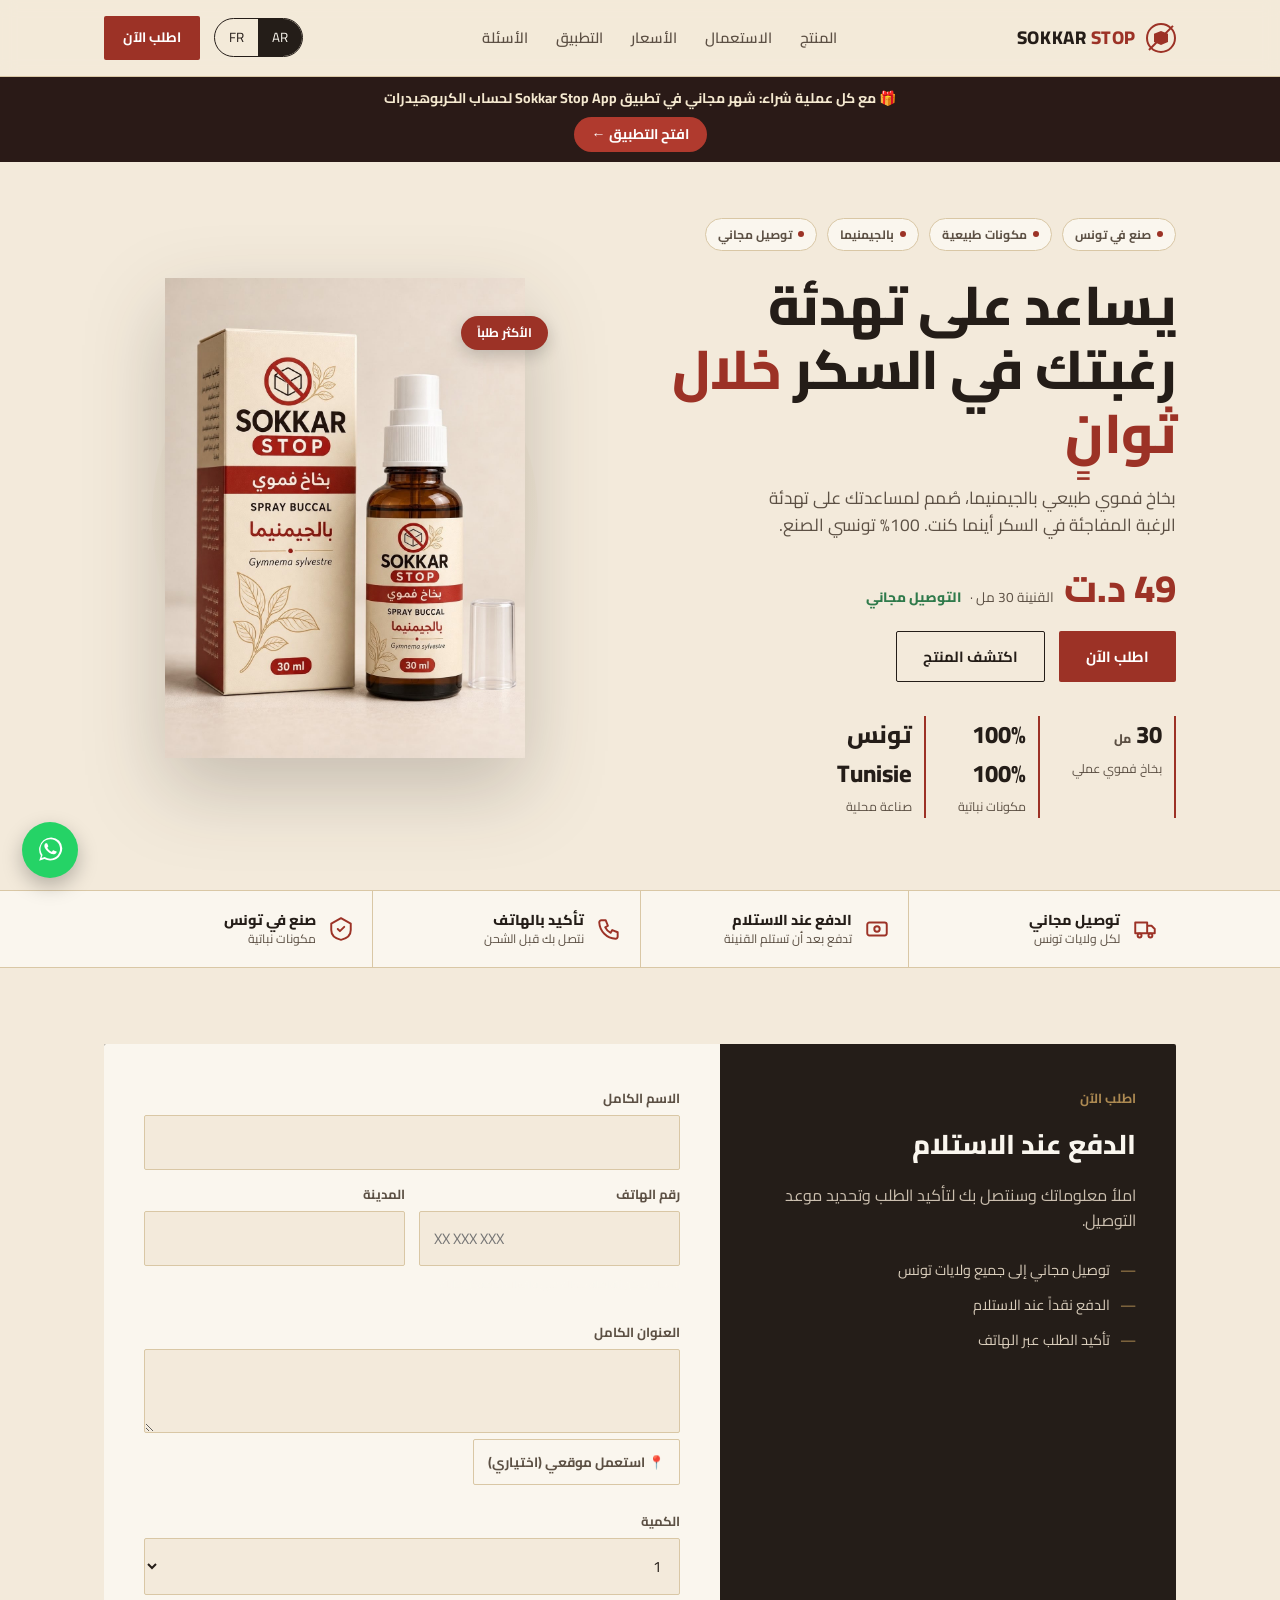
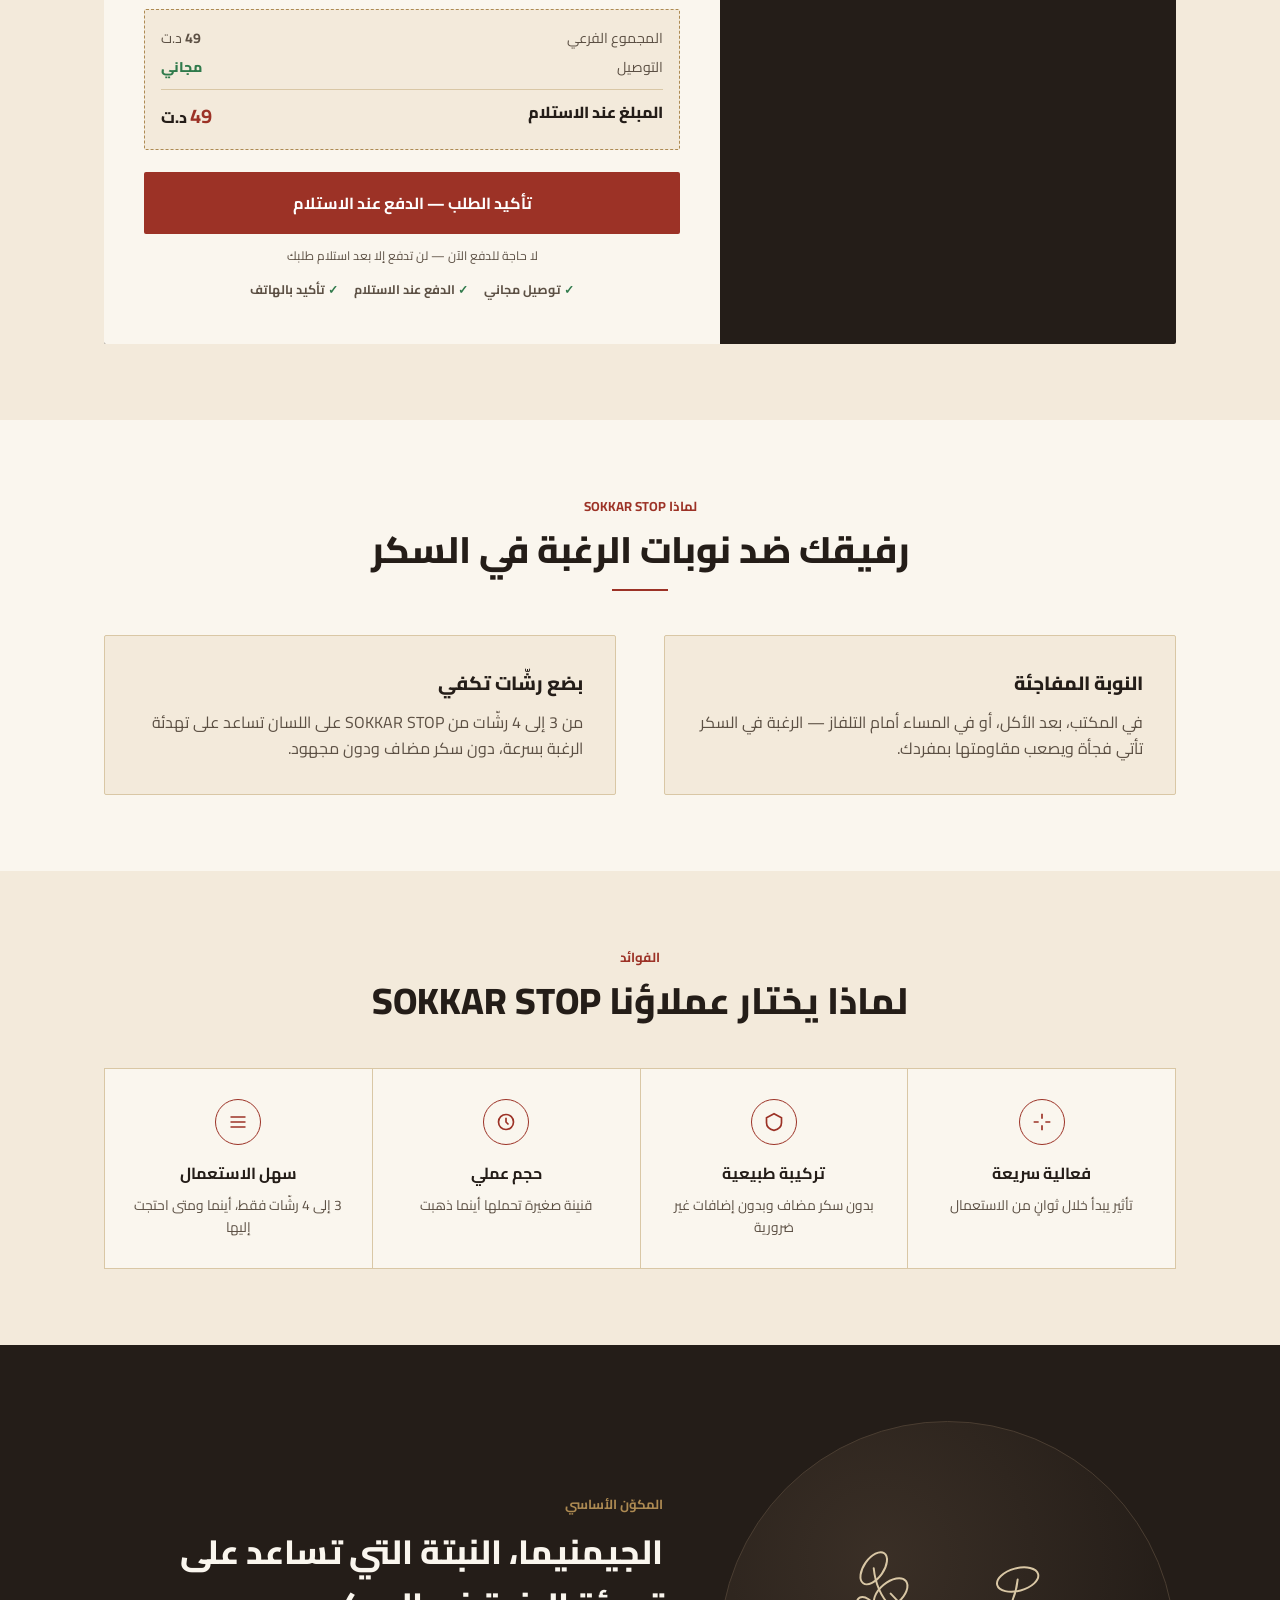
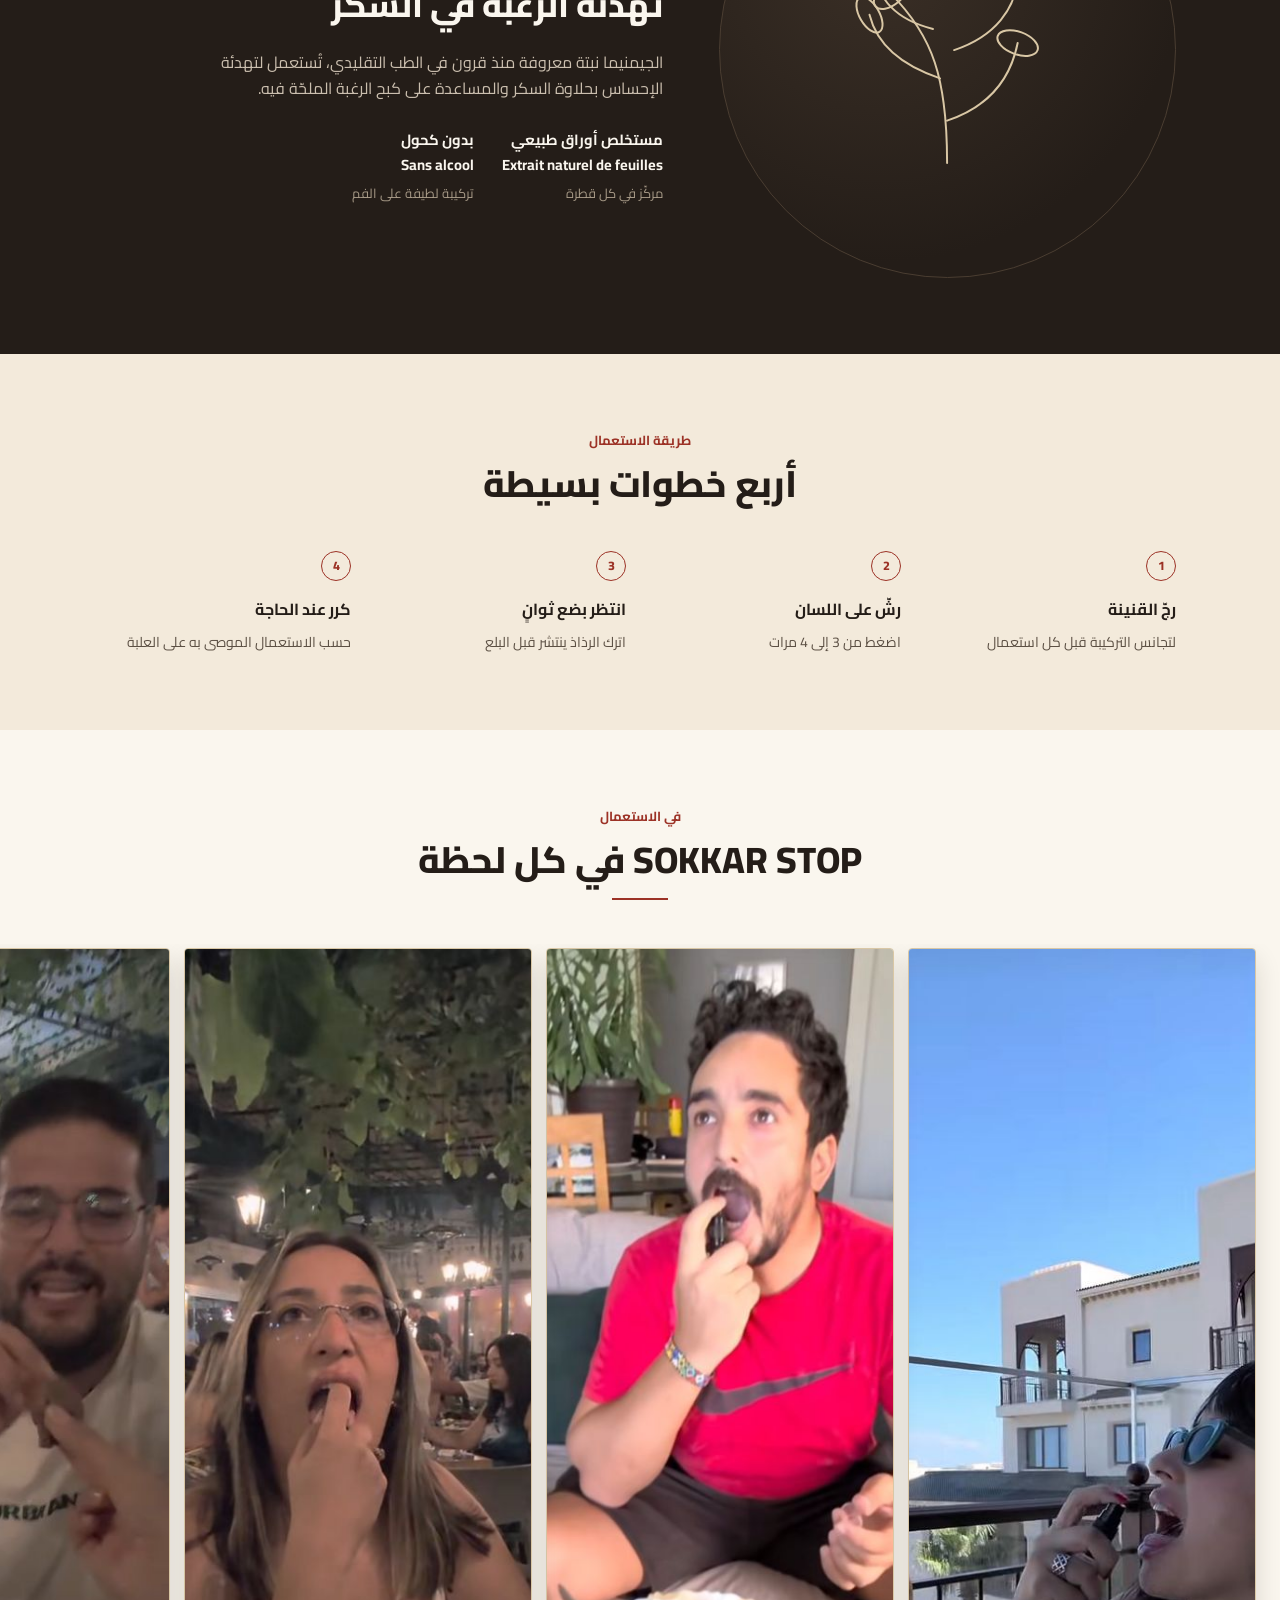
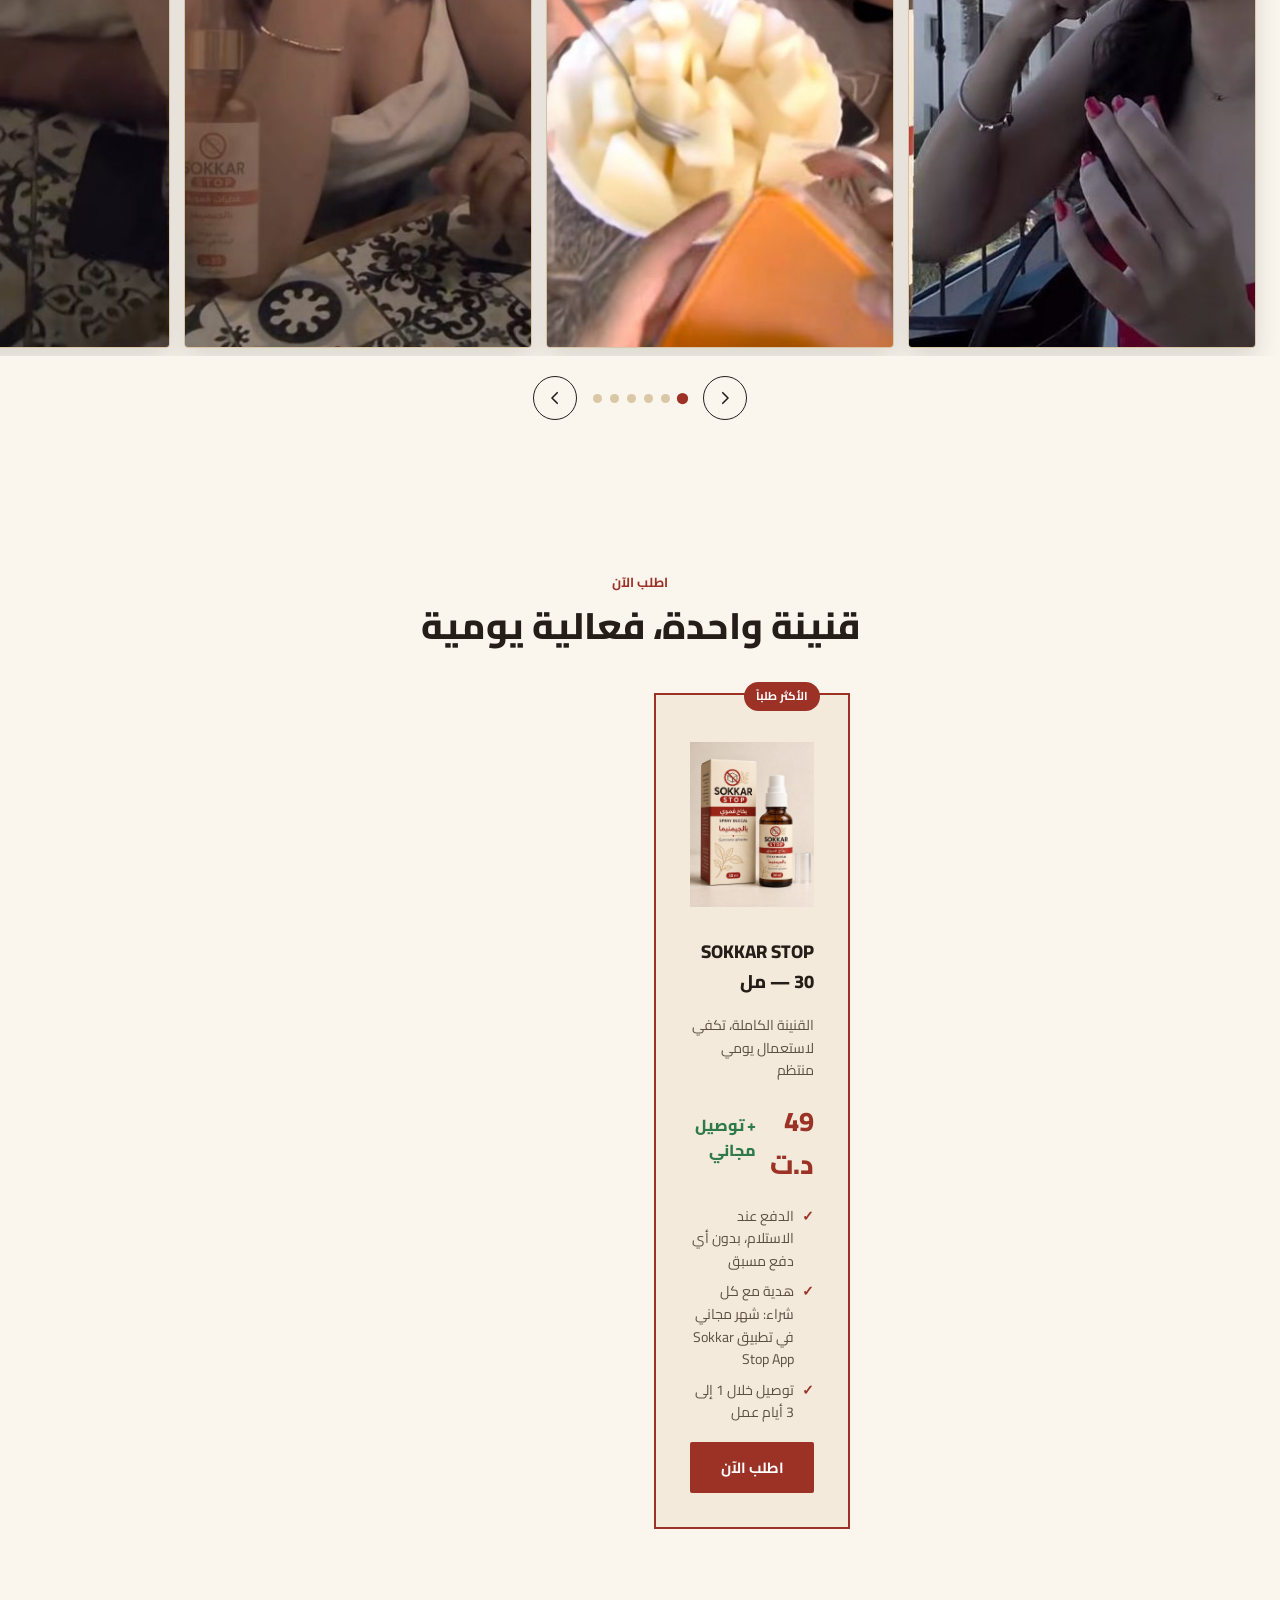
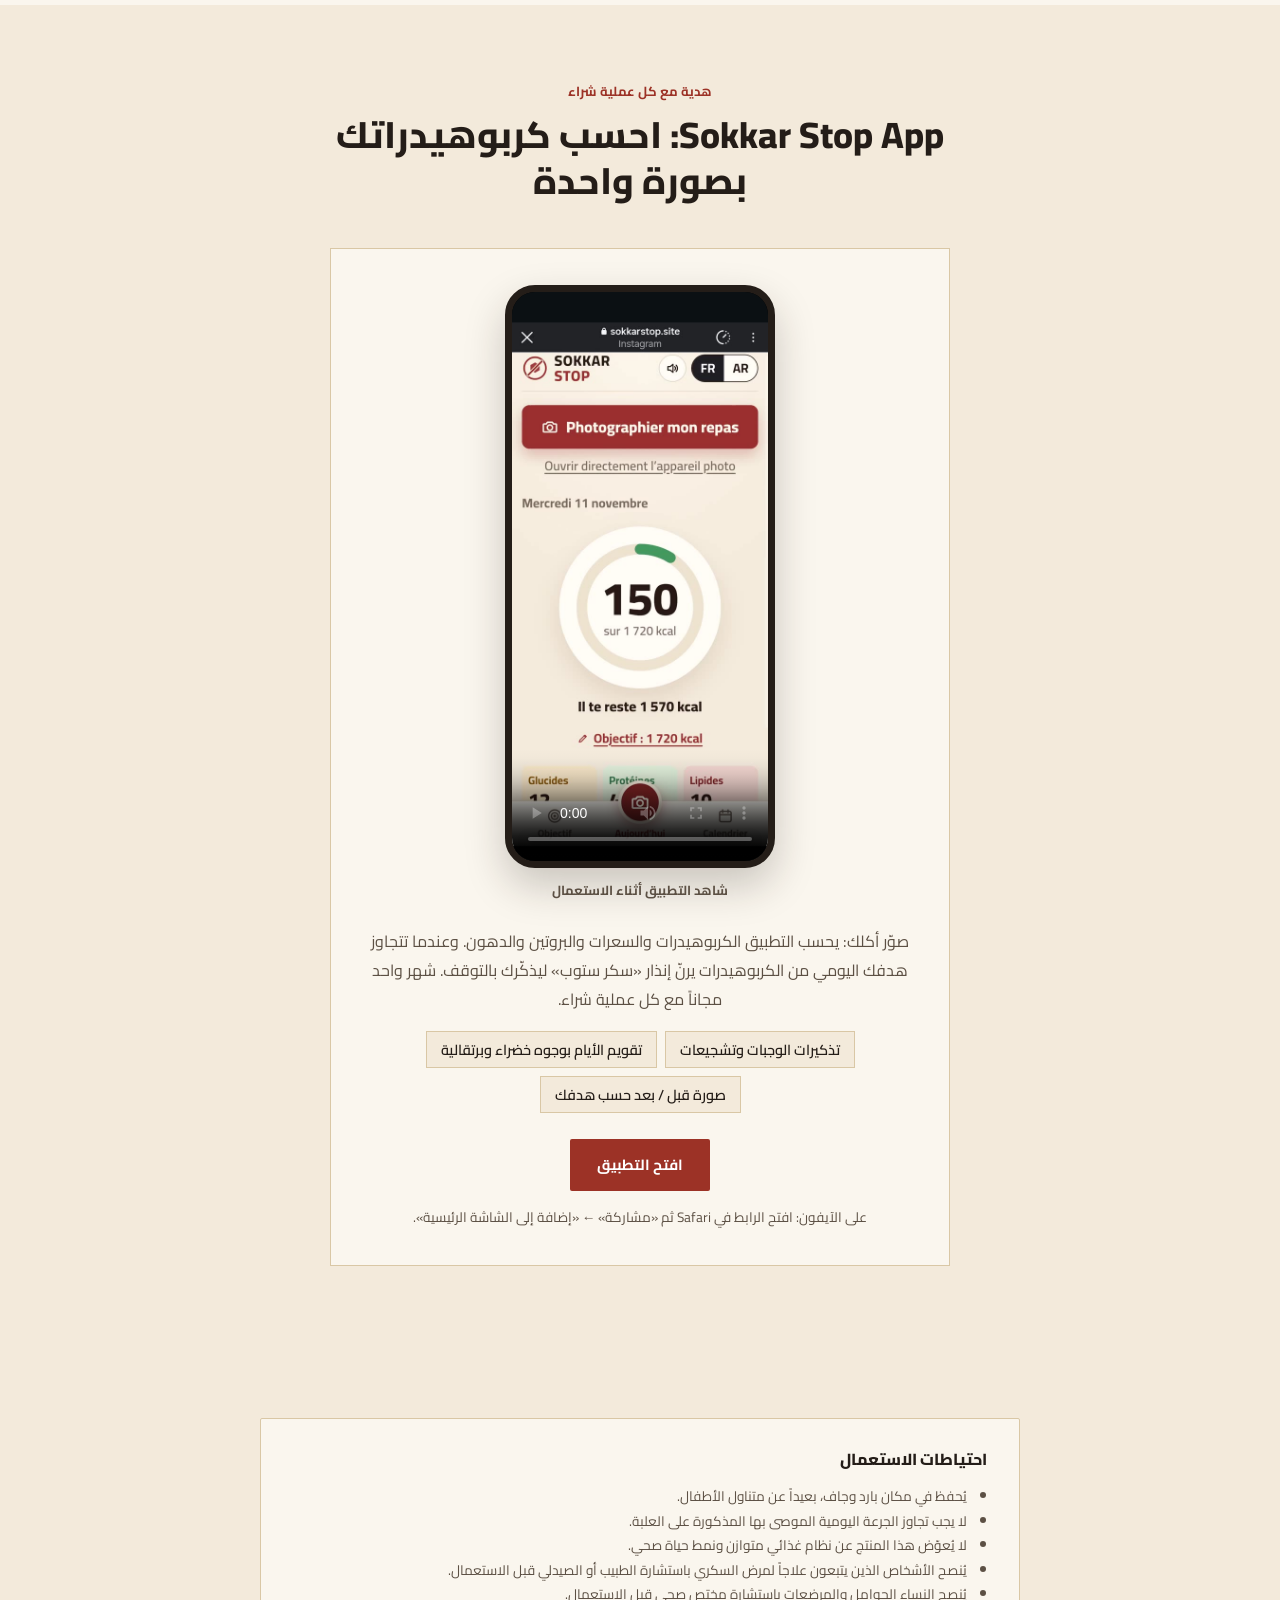
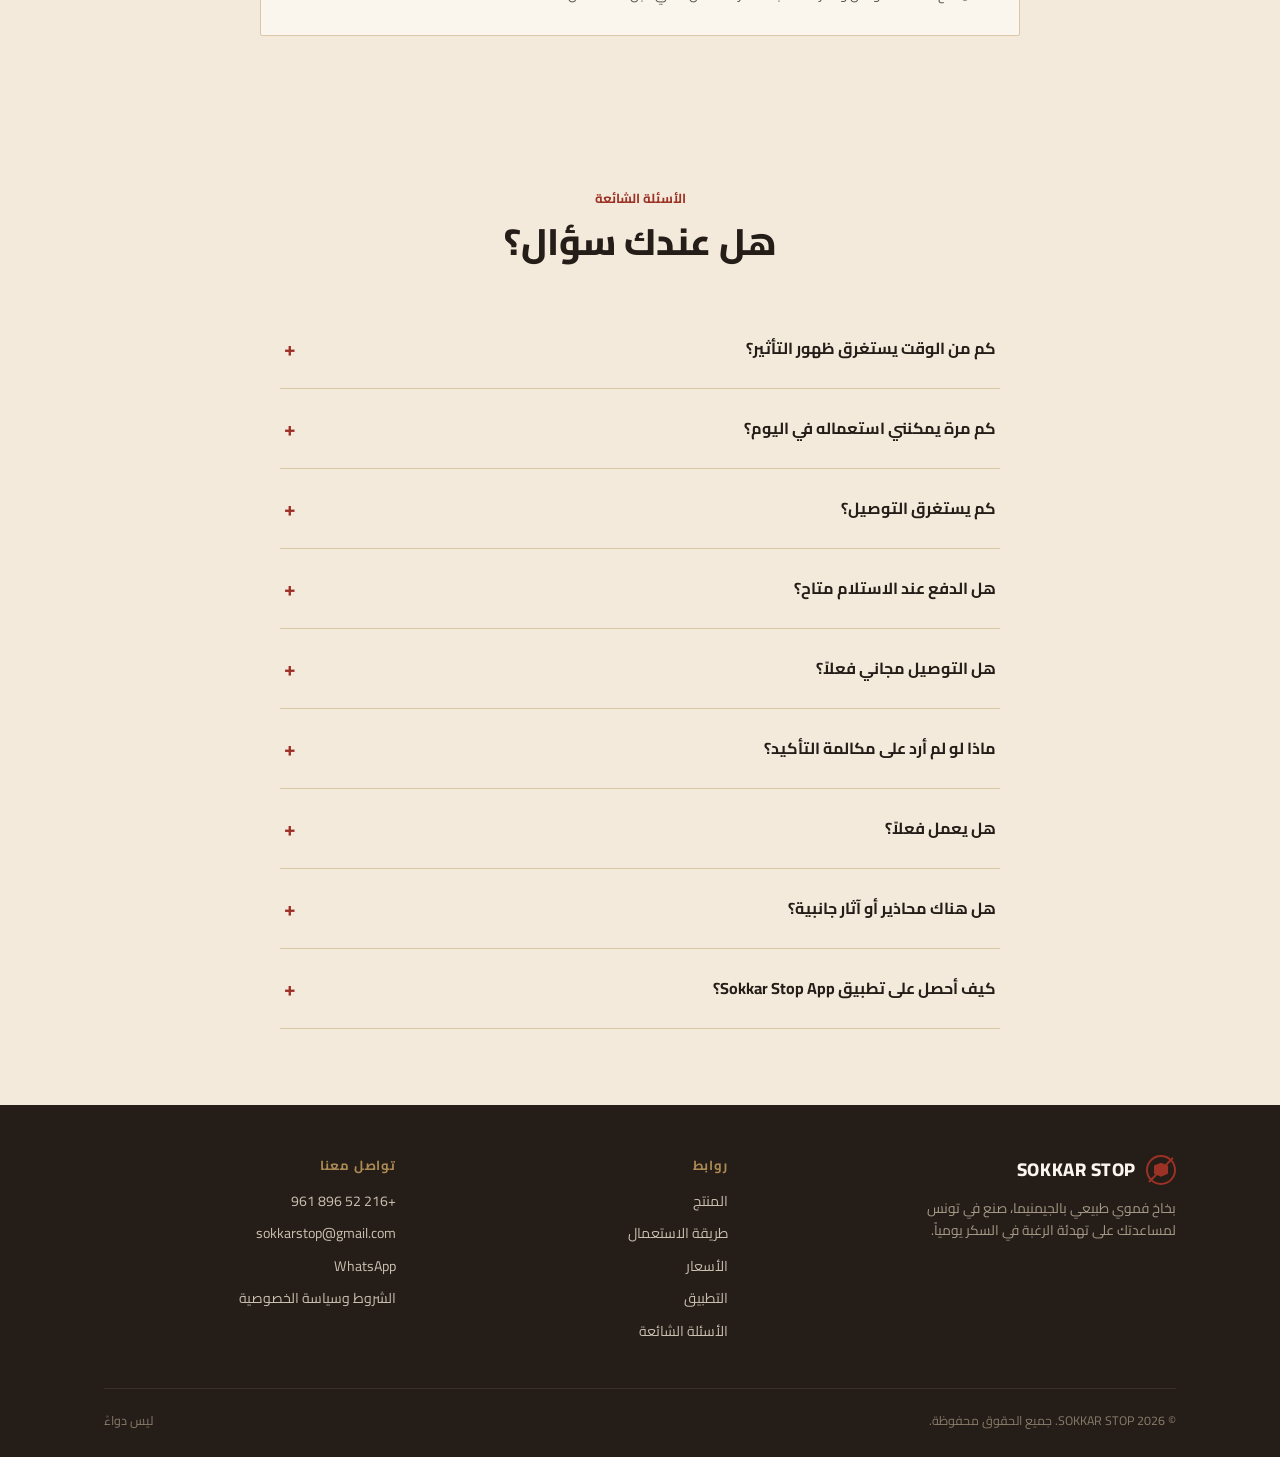
<file: index.html>
<!DOCTYPE html>
<html lang="ar" dir="rtl">
<head>
<meta charset="UTF-8">
<meta name="viewport" content="width=device-width, initial-scale=1.0">
<meta name="facebook-domain-verification" content="4lnlqoocfcegtck43qpfktruxikinq" />
<title>SOKKAR STOP — بخاخ فموي بالجيمنيما</title>
<meta name="description" content="SOKKAR STOP — بخاخ فموي طبيعي بالجيمنيما، مصنوع في تونس، يساعد على تهدئة الرغبة في السكر. توصيل مجاني والدفع عند الاستلام.">
<meta name="theme-color" content="#9C3226">
<meta property="og:type" content="website">
<meta property="og:title" content="SOKKAR STOP — بخاخ فموي بالجيمنيما">
<meta property="og:description" content="Spray buccal au Gymnema, fabriqué en Tunisie. Livraison gratuite, paiement à la réception.">
<meta property="og:image" content="https://sokkarstop.site/product-30ml.jpg">
<meta property="og:url" content="https://sokkarstop.site/">
<link rel="preconnect" href="https://fonts.googleapis.com">
<link rel="preconnect" href="https://fonts.gstatic.com" crossorigin>
<link href="https://fonts.googleapis.com/css2?family=Cairo:wght@300;400;500;600;700;800;900&display=swap" rel="stylesheet">
<style>
  :root{
    --cream:#F3EADB;
    --cream-soft:#FAF6EE;
    --cream-dark:#E7D9BE;
    --terracotta:#9C3226;
    --terracotta-dark:#7A2620;
    --ink:#241D18;
    --ink-soft:#5C5044;
    --gold:#AD8A52;
    --line:#D9C7A5;
    --radius:2px;
    --maxw:1120px;
  }

  *{box-sizing:border-box;}
  html{scroll-behavior:smooth;overflow-x:hidden;max-width:100%;}
  body{overflow-x:clip;max-width:100%;}
  .hero-grid>*,.wrap>*,.header-inner>*{min-width:0;}
  html,body{margin:0;padding:0;}
  body{
    font-family:'Cairo',sans-serif;
    background:var(--cream);
    color:var(--ink);
    line-height:1.6;
    -webkit-font-smoothing:antialiased;
  }
  html[dir="ltr"] body{ letter-spacing:0.01em; }

  .appli-box{max-width:620px;margin:0 auto;text-align:center;background:var(--cream-soft);border:1px solid var(--line);padding:36px 28px}
  .appli-txt{margin:0 0 18px;color:var(--ink-soft);line-height:1.8}
  .appli-list{list-style:none;margin:0 0 26px;padding:0;display:flex;flex-wrap:wrap;gap:8px;justify-content:center}
  .appli-list li{padding:6px 14px;border:1px solid var(--line);background:var(--cream);font-weight:600;font-size:.9rem}
  .appbar{display:block;background:#2a1a17;color:#f5e9d0;text-align:center;padding:10px 16px;font-weight:700;font-size:14px;text-decoration:none;line-height:1.6}
  .appbar b{display:block;width:max-content;max-width:100%;background:#b03a2e;color:#fff;border-radius:999px;padding:6px 18px;margin:8px auto 0;white-space:nowrap}
  .appli-btn{display:inline-block;text-align:center}
  .appli-note{margin:16px 0 0;font-size:.85rem;color:var(--ink-soft)}
  img{max-width:100%;display:block;}
  a{color:inherit;}
  button{font-family:inherit;cursor:pointer;}

  .wrap{max-width:var(--maxw);margin:0 auto;padding:0 24px;}

  /* ---------- header ---------- */
  header{
    position:sticky;top:0;z-index:50;
    background:rgba(243,234,218,0.92);
    backdrop-filter:blur(8px);
    border-bottom:1px solid var(--line);
  }
  .header-inner{
    display:flex;align-items:center;justify-content:space-between;
    padding:16px 24px;max-width:var(--maxw);margin:0 auto;
    gap:16px;
  }
  .logo{
    display:flex;align-items:center;gap:10px;
    font-weight:800;font-size:1.15rem;letter-spacing:0.03em;
    color:var(--ink);text-decoration:none;
  }
  .logo .mark{
    width:30px;height:30px;border-radius:50%;
    border:2px solid var(--terracotta);
    display:flex;align-items:center;justify-content:center;
    position:relative;flex-shrink:0;
  }
  .logo .mark::before{
    content:"";width:14px;height:14px;
    background:var(--terracotta);
    clip-path:polygon(0% 20%,50% 0%,100% 20%,100% 80%,50% 100%,0% 80%);
  }
  .logo .mark::after{
    content:"";position:absolute;width:130%;height:2px;
    background:var(--terracotta);transform:rotate(-45deg);
  }
  .logo .stop{color:var(--terracotta);}

  nav.primary{display:flex;gap:28px;align-items:center;}
  nav.primary a{
    text-decoration:none;color:var(--ink-soft);font-weight:600;font-size:0.92rem;
    transition:color .15s;
  }
  nav.primary a:hover{color:var(--terracotta);}
  .header-actions{display:flex;align-items:center;gap:14px;}

  .lang-toggle{
    display:flex;border:1px solid var(--ink);border-radius:20px;overflow:hidden;
    font-size:0.75rem;font-weight:700;
  }
  .lang-toggle button{
    border:none;background:transparent;padding:6px 14px;color:var(--ink);
    transition:background .15s,color .15s;
  }
  .lang-toggle button.active{background:var(--ink);color:var(--cream-soft);}

  .btn{
    display:inline-flex;align-items:center;justify-content:center;gap:8px;
    padding:13px 26px;border-radius:2px;font-weight:700;font-size:0.92rem;
    text-decoration:none;border:1px solid transparent;transition:transform .15s,background .15s,color .15s;
  }
  .btn-primary{background:var(--terracotta);color:#fff;}
  .btn-primary:hover{background:var(--terracotta-dark);}
  .btn-outline{background:transparent;border-color:var(--ink);color:var(--ink);}
  .btn-outline:hover{background:var(--ink);color:var(--cream);}
  .header-actions .btn{padding:10px 18px;font-size:0.85rem;}

  .menu-toggle{display:none;background:none;border:none;font-size:1.6rem;color:var(--ink);padding:4px;}

  /* ---------- hero ---------- */
  .hero{
    padding:56px 0 72px;
    position:relative;
    overflow:hidden;
  }
  .hero-grid{
    display:grid;grid-template-columns:1.05fr 0.95fr;gap:56px;align-items:center;
  }
  .eyebrow-badges{display:flex;gap:10px;flex-wrap:wrap;margin-bottom:22px;}
  .badge{
    display:flex;align-items:center;gap:6px;
    border:1px solid var(--line);background:var(--cream-soft);
    padding:6px 12px;border-radius:20px;font-size:0.76rem;font-weight:700;color:var(--ink-soft);
  }
  .badge .dot{width:6px;height:6px;border-radius:50%;background:var(--terracotta);flex-shrink:0;}

  h1.hero-title{
    font-size:clamp(2.2rem,4.6vw,3.4rem);
    font-weight:800;line-height:1.18;margin:0 0 18px;
    letter-spacing:-0.01em;
  }
  h1.hero-title .accent{color:var(--terracotta);}
  .hero-sub{font-size:1.08rem;color:var(--ink-soft);max-width:44ch;margin:0 0 30px;}
  .hero-ctas{display:flex;gap:14px;flex-wrap:wrap;margin-bottom:34px;}

  .hero-stats{display:flex;gap:32px;flex-wrap:wrap;}
  .hero-stats div{border-inline-start:2px solid var(--terracotta);padding-inline-start:12px;}
  .hero-stats strong{display:block;font-size:1.5rem;font-weight:800;}
  .hero-stats span{font-size:0.78rem;color:var(--ink-soft);}

  .hero-visual{position:relative;display:flex;justify-content:center;}
  .hero-badge{
    position:absolute;top:8%;inset-inline-start:8%;z-index:2;
    background:var(--terracotta);color:#fff;font-size:0.78rem;font-weight:700;
    padding:7px 16px;border-radius:20px;box-shadow:0 6px 16px rgba(0,0,0,0.18);
  }
  .hero-price{
    display:flex;align-items:baseline;gap:10px;margin-bottom:22px;
  }
  .hero-price .price{font-size:2.4rem;font-weight:800;color:var(--terracotta);line-height:1;}
  .hero-price-note{font-size:0.85rem;color:var(--ink-soft);}
  .hero-visual .plate{
    position:absolute;inset:6% 10%;
    background:radial-gradient(circle at 50% 40%, var(--cream-dark) 0%, transparent 70%);
    border-radius:50%;
    z-index:0;
  }
  .hero-visual img{
    position:relative;z-index:1;
    max-height:480px;width:auto;margin:0 auto;
    filter:drop-shadow(0 30px 40px rgba(36,29,24,0.22));
  }
  .leaf-deco{
    position:absolute;opacity:0.5;pointer-events:none;
  }

  /* ---------- sections generic ---------- */
  section{padding:76px 0;}
  .section-head{max-width:640px;margin:0 auto 44px;text-align:center;}
  .section-tag{
    color:var(--terracotta);font-weight:700;font-size:0.82rem;margin-bottom:10px;
  }
  .section-title{
    font-size:clamp(1.7rem,3vw,2.3rem);font-weight:800;margin:0 0 14px;line-height:1.25;
  }
  .section-desc{color:var(--ink-soft);font-size:1rem;}

  .divider-line{
    width:56px;height:2px;background:var(--terracotta);margin:16px auto 0;
  }
  .section-head .divider-line{margin:16px auto 0;}

  /* problem/solution */
  .problem{background:var(--cream-soft);}
  .problem-grid{
    display:grid;grid-template-columns:minmax(0,1fr) minmax(0,1fr);gap:48px;align-items:center;
  }
  .problem-card{
    background:var(--cream);border:1px solid var(--line);border-radius:2px;padding:32px;
  }
  .problem-card h3{margin:0 0 12px;font-size:1.2rem;font-weight:800;}
  .problem-card p{color:var(--ink-soft);margin:0;}

  /* benefits */
  .benefits-grid{
    display:grid;grid-template-columns:repeat(4,1fr);gap:1px;
    background:var(--line);border:1px solid var(--line);
  }
  .benefit-card{
    background:var(--cream-soft);padding:30px 24px;text-align:center;
  }
  .benefit-icon{
    width:46px;height:46px;margin:0 auto 16px;
    border-radius:50%;border:1.5px solid var(--terracotta);
    display:flex;align-items:center;justify-content:center;
    color:var(--terracotta);
  }
  .benefit-card h4{margin:0 0 8px;font-size:1rem;font-weight:700;}
  .benefit-card p{margin:0;font-size:0.86rem;color:var(--ink-soft);}

  /* ingredient */
  .ingredient{
    background:var(--ink);color:var(--cream-soft);
  }
  .ingredient .wrap{
    display:grid;grid-template-columns:0.9fr 1.1fr;gap:56px;align-items:center;
  }
  .ingredient-visual{
    aspect-ratio:1/1;border-radius:50%;
    background:radial-gradient(circle at 35% 30%, #3a2f26 0%, var(--ink) 70%);
    display:flex;align-items:center;justify-content:center;
    border:1px solid #4a3d31;
    position:relative;
  }
  .ingredient-visual svg{width:62%;height:62%;}
  .ingredient .section-tag{color:var(--gold);}
  .ingredient h2{font-size:clamp(1.6rem,3vw,2.1rem);font-weight:800;margin:0 0 18px;}
  .ingredient p{color:#CBBFAF;margin:0 0 16px;max-width:52ch;}
  .ingredient-facts{display:flex;gap:28px;margin-top:26px;flex-wrap:wrap;}
  .ingredient-facts div{max-width:220px;}
  .ingredient-facts strong{display:block;font-size:0.92rem;margin-bottom:4px;color:var(--cream-soft);}
  .ingredient-facts span{font-size:0.82rem;color:#A79A87;}

  /* how to use */
  .steps{
    display:grid;grid-template-columns:repeat(4,1fr);gap:28px;
  }
  .step{position:relative;padding-inline-start:0;}
  .step-num{
    font-size:0.78rem;font-weight:800;color:var(--terracotta);
    border:1px solid var(--terracotta);border-radius:50%;
    width:30px;height:30px;display:flex;align-items:center;justify-content:center;
    margin-bottom:16px;
  }
  .step h4{margin:0 0 8px;font-size:1rem;font-weight:700;}
  .step p{margin:0;color:var(--ink-soft);font-size:0.88rem;}

  /* products */
  .products{background:var(--cream-soft);}
  .products-grid{
    display:grid;grid-template-columns:minmax(0,1fr) minmax(0,1fr);gap:28px;
  }
  .product-card{
    background:var(--cream);border:1px solid var(--line);
    padding:34px;display:flex;flex-direction:column;gap:18px;
    position:relative;transition:border-color .15s, transform .15s;
  }
  .product-card.featured{border-color:var(--terracotta);border-width:2px;}
  .featured-tag{
    position:absolute;top:-13px;inset-inline-start:28px;
    background:var(--terracotta);color:#fff;font-size:0.72rem;font-weight:700;
    padding:5px 12px;border-radius:20px;
  }
  .product-card img{height:190px;width:auto;margin:0 auto;object-fit:contain;}
  .product-card h3{margin:0;font-size:1.15rem;font-weight:800;}
  .product-card .p-desc{color:var(--ink-soft);font-size:0.88rem;margin:0;min-height:42px;}
  .price-row{display:flex;align-items:baseline;gap:10px;}
  .price{font-size:1.7rem;font-weight:800;color:var(--terracotta);}
  .price-unit{font-size:0.85rem;color:var(--ink-soft);}
  .price-old{font-size:0.95rem;color:var(--ink-soft);text-decoration:line-through;}
  .select-btn{
    border:1.5px solid var(--ink);background:transparent;color:var(--ink);
    padding:12px;font-weight:700;font-size:0.9rem;border-radius:2px;
    transition:background .15s,color .15s;
  }
  .select-btn:hover,.select-btn.chosen{background:var(--ink);color:var(--cream-soft);}
  .select-btn.chosen::after{content:" ✓";}

  /* order form */
  .order{scroll-margin-top:90px;}
  .order-panel{
    display:grid;grid-template-columns:0.85fr 1.15fr;
    background:var(--ink);color:var(--cream-soft);
    border-radius:2px;overflow:hidden;
  }
  .order-info{padding:44px 40px;}
  .order-info .section-tag{color:var(--gold);}
  .order-info h2{font-size:1.7rem;font-weight:800;margin:14px 0 16px;}
  .order-info p{color:#CBBFAF;margin:0 0 24px;}
  .order-info ul{list-style:none;padding:0;margin:0;display:flex;flex-direction:column;gap:12px;}
  .order-info li{display:flex;gap:10px;align-items:flex-start;font-size:0.9rem;color:#D9CDBB;}
  .order-info li::before{content:"—";color:var(--gold);flex-shrink:0;}

  .order-form{background:var(--cream-soft);padding:44px 40px;}
  .form-row{display:grid;grid-template-columns:minmax(0,1fr) minmax(0,1fr);gap:14px;margin-bottom:14px;}
  .field{display:flex;flex-direction:column;gap:6px;margin-bottom:14px;}
  .field label{font-size:0.82rem;font-weight:700;color:var(--ink-soft);}
  .field input,.field select,.field textarea{
    border:1px solid var(--line);background:var(--cream);
    padding:12px 14px;font-family:inherit;font-size:0.94rem;color:var(--ink);
    border-radius:2px;
  }
  .field input:focus,.field select:focus,.field textarea:focus{
    outline:2px solid var(--terracotta);outline-offset:1px;border-color:var(--terracotta);
  }
  .format-picker{display:flex;gap:10px;}
  .format-picker label{
    flex:1;border:1px solid var(--line);border-radius:2px;padding:12px;text-align:center;
    cursor:pointer;font-size:0.85rem;font-weight:700;background:var(--cream);
  }
  .format-picker input{display:none;}
  .format-picker input:checked + span{color:var(--terracotta);}
  .format-picker label:has(input:checked){border-color:var(--terracotta);border-width:2px;}
  .submit-btn{width:100%;margin-top:6px;padding:15px;font-size:1rem;}
  .form-note{font-size:0.76rem;color:var(--ink-soft);margin-top:12px;text-align:center;}
  .geo-btn{display:inline-flex;align-items:center;gap:6px;background:transparent;border:1px solid var(--line);color:var(--ink-soft);padding:9px 14px;font-family:inherit;font-size:0.84rem;font-weight:700;border-radius:2px;cursor:pointer;}
  .geo-btn:hover{border-color:var(--terracotta);color:var(--terracotta);}
  .geo-btn:disabled{opacity:.6;cursor:wait;}
  .geo-btn[hidden]{display:none;}
  .geo-msg{font-size:0.78rem;color:var(--ink-soft);margin-top:6px;}
  .geo-msg.bad{color:var(--terracotta-dark);}
  .confirm-msg{
    display:none;background:#EFE3CB;border:1px solid var(--gold);color:var(--ink);
    padding:16px;border-radius:2px;font-size:0.9rem;margin-top:16px;text-align:center;
  }
  .confirm-msg.show{display:block;}

  /* precautions */
  .precautions{
    background:var(--cream-soft);border:1px solid var(--line);border-radius:2px;
    padding:28px 32px;max-width:760px;margin:0 auto;
  }
  .precautions h3{margin:0 0 12px;font-size:1rem;font-weight:800;}
  .precautions ul{margin:0;padding-inline-start:20px;color:var(--ink-soft);font-size:0.85rem;line-height:1.8;}

  /* faq */
  .faq-list{max-width:720px;margin:0 auto;}
  .faq-item{border-bottom:1px solid var(--line);}
  .faq-q{
    width:100%;text-align:start;background:none;border:none;
    padding:20px 4px;display:flex;justify-content:space-between;align-items:center;
    font-weight:700;font-size:1rem;color:var(--ink);
  }
  .faq-q .plus{font-size:1.3rem;color:var(--terracotta);transition:transform .2s;flex-shrink:0;margin-inline-start:12px;}
  .faq-item.open .faq-q .plus{transform:rotate(45deg);}
  .faq-a{max-height:0;overflow:hidden;transition:max-height .25s ease;}
  .faq-a p{margin:0 4px 20px;color:var(--ink-soft);font-size:0.92rem;}

  /* footer */
  footer{background:var(--ink);color:#CBBFAF;padding:50px 0 26px;}
  .footer-grid{display:grid;grid-template-columns:1.4fr 1fr 1fr;gap:40px;margin-bottom:36px;}
  footer .logo{color:var(--cream-soft);}
  .footer-desc{font-size:0.86rem;margin-top:12px;max-width:32ch;color:#A79A87;}
  .footer-col h5{font-size:0.82rem;text-transform:uppercase;letter-spacing:0.06em;color:var(--gold);margin:0 0 14px;font-weight:700;}
  .footer-col a{display:block;text-decoration:none;color:#CBBFAF;font-size:0.88rem;margin-bottom:10px;}
  .footer-col a:hover{color:var(--cream-soft);}
  .footer-bottom{
    border-top:1px solid #3a2f26;padding-top:22px;
    display:flex;justify-content:space-between;flex-wrap:wrap;gap:12px;
    font-size:0.78rem;color:#8A7C6A;
  }
  .social-row{display:flex;gap:14px;margin-top:14px;}
  .social-row a{
    width:34px;height:34px;border:1px solid #4a3d31;border-radius:50%;
    display:flex;align-items:center;justify-content:center;
  }

  /* whatsapp float */
  .float-wa{
    position:fixed;bottom:22px;inset-inline-end:22px;z-index:60;
    width:56px;height:56px;border-radius:50%;background:#25D366;
    display:flex;align-items:center;justify-content:center;
    box-shadow:0 8px 20px rgba(0,0,0,0.25);
    text-decoration:none;
  }

  [data-lang="fr"]{display:none;}
  html[dir="ltr"] [data-lang="ar"]{display:none;}
  html[dir="ltr"] span[data-lang="fr"],
  html[dir="ltr"] strong[data-lang="fr"]{display:inline;}
  html[dir="rtl"] span[data-lang="ar"],
  html[dir="rtl"] strong[data-lang="ar"]{display:inline;}

  @media (max-width:920px){
    nav.primary{display:none;}
    .menu-toggle{display:block;}
    .hero-grid{grid-template-columns:minmax(0,1fr);}
    .hero-visual{order:-1;}
    .hero-visual img{max-height:300px;}
    .problem-grid{grid-template-columns:minmax(0,1fr);}
    .benefits-grid{grid-template-columns:repeat(2,1fr);}
    .ingredient .wrap{grid-template-columns:minmax(0,1fr);}
    .ingredient-visual{max-width:260px;margin:0 auto;}
    .steps{grid-template-columns:repeat(2,1fr);}
    .products-grid{grid-template-columns:minmax(0,1fr);}
    .order-panel{grid-template-columns:minmax(0,1fr);}
    .order-info{display:none;}
    .order{scroll-margin-top:150px;}
    .form-row{grid-template-columns:minmax(0,1fr);}
    .footer-grid{grid-template-columns:minmax(0,1fr);}
  }
  @media (max-width:520px){
    .benefits-grid{grid-template-columns:minmax(0,1fr);}
    .steps{grid-template-columns:minmax(0,1fr);}
    .hero-stats{gap:22px;}
  }


  /* carrousel photos */
  .gallery{background:var(--cream-soft);overflow:hidden;}
  .car{position:relative;}
  .car-track{
    display:flex;gap:14px;overflow-x:auto;scroll-snap-type:x mandatory;
    scrollbar-width:none;-webkit-overflow-scrolling:touch;padding:4px 24px 8px;
    scroll-padding-inline:24px;
  }
  .car-track::-webkit-scrollbar{display:none;}
  .car-slide{flex:0 0 78%;max-width:340px;scroll-snap-align:start;margin:0;}
  .car-slide img{
    width:100%;aspect-ratio:4/5;object-fit:cover;border-radius:4px;
    border:1px solid var(--line);background:var(--cream-dark);
    box-shadow:0 12px 26px rgba(36,29,24,0.14);
  }
  .car-ui{display:flex;align-items:center;justify-content:center;gap:16px;margin-top:20px;}
  .car-btn{
    width:44px;height:44px;border-radius:50%;border:1.5px solid var(--ink);background:transparent;
    color:var(--ink);display:flex;align-items:center;justify-content:center;transition:background .15s,color .15s;
  }
  .car-btn:hover{background:var(--ink);color:var(--cream);}
  html[dir="rtl"] .car-btn svg{transform:scaleX(-1);}
  .car-dots{display:flex;gap:8px;}
  .car-dots button{width:9px;height:9px;padding:0;border-radius:50%;border:0;background:var(--line);transition:background .15s,transform .15s;}
  .car-dots button.on{background:var(--terracotta);transform:scale(1.25);}
  @media (min-width:921px){
    .car-slide{flex-basis:calc((100% - 28px) / 3);max-width:none;}
    .car-track{padding-inline:max(24px, calc((100vw - var(--maxw)) / 2 + 24px));}
  }
  /* vidéo démo appli */
  .demo{margin:0 auto 26px;max-width:270px;}
  .demo-frame{border:7px solid var(--ink);border-radius:30px;overflow:hidden;background:#000;box-shadow:0 18px 40px rgba(36,29,24,0.22);line-height:0;}
  .demo-frame video{width:100%;height:auto;display:block;aspect-ratio:9/20;object-fit:cover;background:#000;}
  .demo-cap{margin:12px 0 0;font-size:0.82rem;font-weight:700;color:var(--ink-soft);text-align:center;}
  /* ---------- fixes langue (div / a / p) ---------- */
  html[dir="ltr"] a[data-lang="fr"]{display:inline;}
  html[dir="ltr"] div[data-lang="fr"],
  html[dir="ltr"] p[data-lang="fr"]{display:block;}
  html[dir="ltr"] li[data-lang="fr"]{display:list-item;}
  section[id]{scroll-margin-top:76px;}

  /* ---------- menu mobile ---------- */
  .menu-toggle{
    width:42px;height:42px;padding:0;align-items:center;justify-content:center;
    border:1px solid var(--line);border-radius:50%;background:var(--cream-soft);
  }
  .menu-toggle svg{display:block;}
  .menu-toggle .ic-close{display:none;}
  header.menu-open .menu-toggle .ic-open{display:none;}
  header.menu-open .menu-toggle .ic-close{display:block;}
  .nav-cta{display:none !important;}

  /* ---------- bandeau réassurance ---------- */
  .trust{padding:0;background:var(--cream-soft);border-block:1px solid var(--line);}
  .trust-grid{display:grid;grid-template-columns:repeat(4,1fr);gap:0;}
  .trust-item{
    display:flex;align-items:center;gap:12px;padding:20px 18px;
    border-inline-end:1px solid var(--line);
  }
  .trust-item:last-child{border-inline-end:none;}
  .trust-item svg{flex-shrink:0;color:var(--terracotta);}
  .trust-item strong{display:block;font-size:0.9rem;font-weight:800;line-height:1.3;}
  .trust-item small{display:block;font-size:0.76rem;color:var(--ink-soft);line-height:1.4;}

  /* ---------- livraison gratuite ---------- */
  .free-tag{color:#2F7A4B;font-weight:800;}
  .hero-price-note .free-tag{margin-inline-start:6px;}
  .card-points{list-style:none;margin:0;padding:0;display:flex;flex-direction:column;gap:8px;font-size:0.88rem;color:var(--ink-soft);}
  .card-points li{display:flex;gap:8px;align-items:flex-start;}
  .card-points li::before{content:"✓";color:var(--terracotta);font-weight:800;flex-shrink:0;}

  /* ---------- récapitulatif commande ---------- */
  .summary{
    border:1px dashed var(--gold);background:var(--cream);padding:14px 16px;
    margin:4px 0 16px;border-radius:2px;
  }
  .sum-row{display:flex;justify-content:space-between;gap:12px;font-size:0.88rem;color:var(--ink-soft);padding:3px 0;}
  .sum-row.total{
    border-top:1px solid var(--line);margin-top:8px;padding-top:10px;
    color:var(--ink);font-weight:800;font-size:1rem;
  }
  .sum-row.total .num{color:var(--terracotta);font-size:1.25rem;}
  .form-trust{
    display:flex;flex-wrap:wrap;justify-content:center;gap:6px 16px;margin-top:14px;
    font-size:0.78rem;font-weight:700;color:var(--ink-soft);
  }
  .form-trust span.item::before{content:"✓ ";color:#2F7A4B;}
  .confirm-msg a{color:var(--terracotta);font-weight:700;}

  /* ---------- barre collante mobile ---------- */
  .sticky-cta{display:none;}

  .footer-legal{display:flex;gap:18px;flex-wrap:wrap;}
  .footer-legal a{color:#A79A87;text-decoration:underline;}

  @media (max-width:920px){
    .header-inner{padding:10px 16px;gap:10px;}
    .header-actions{gap:10px;}
    .header-actions > .btn{display:none;}
    .menu-toggle{display:none !important;}
    .header-inner{flex-wrap:wrap;}
    nav.primary{
      display:flex;order:3;flex:0 0 100%;position:static;
      flex-direction:row;align-items:stretch;justify-content:center;gap:0;
      overflow:visible;white-space:nowrap;
      margin:0;padding:0;border-top:1px solid var(--line);
      min-width:0;width:100%;max-width:100%;box-sizing:border-box;
    }
    nav.primary a{
      display:block;flex:1 1 auto;min-width:0;text-align:center;
      padding:12px 4px 11px;font-size:clamp(0.66rem,3.2vw,0.9rem);font-weight:700;letter-spacing:.01em;
      color:var(--ink);border:none;border-radius:0;background:transparent;
      border-bottom:2px solid transparent;overflow:hidden;
    }
    nav.primary a:active,nav.primary a:hover{color:var(--terracotta);border-bottom-color:var(--terracotta);}
    html[dir="rtl"] nav.primary a[data-lang="fr"],
    html[dir="ltr"] nav.primary a[data-lang="ar"]{display:none;}
    nav.primary a.nav-cta{display:none !important;}
    section[id]{scroll-margin-top:112px;}
    .logo{font-size:1rem;}
    .trust-grid{grid-template-columns:repeat(2,1fr);}
    .trust-item{padding:16px 12px;border-bottom:1px solid var(--line);}
    .trust-item:nth-child(2n){border-inline-end:none;}
    .trust-item:nth-last-child(-n+2){border-bottom:none;}
    body{padding-bottom:78px;}
    .float-wa{bottom:92px;inset-inline-end:14px;width:50px;height:50px;}
    .sticky-cta{
      display:block;position:fixed;inset-inline:0;bottom:0;z-index:55;
      padding:10px 14px calc(10px + env(safe-area-inset-bottom));
      background:rgba(250,246,238,0.97);border-top:1px solid var(--line);
      box-shadow:0 -8px 22px rgba(36,29,24,0.12);
      transform:translateY(0);transition:transform .25s ease;
    }
    .sticky-cta.hide{transform:translateY(110%);}
    .sticky-cta .btn{width:100%;padding:14px;font-size:1rem;gap:10px;}
    .sticky-cta small{font-weight:600;opacity:.92;font-size:0.78rem;}
    section{padding:56px 0;}
    .hero{padding:28px 0 48px;}
  }
  @media (max-width:520px){
    .trust-item strong{font-size:0.82rem;}
    .trust-item svg{width:22px;height:22px;}
  }

  @media (prefers-reduced-motion:reduce){
    html{scroll-behavior:auto;}
    *{transition:none !important;}
  }
</style>
<!-- Meta Pixel -->
<script>
!function(f,b,e,v,n,t,s){if(f.fbq)return;n=f.fbq=function(){n.callMethod?n.callMethod.apply(n,arguments):n.queue.push(arguments)};if(!f._fbq)f._fbq=n;n.push=n;n.loaded=!0;n.version='2.0';n.queue=[];t=b.createElement(e);t.async=!0;t.src=v;s=b.getElementsByTagName(e)[0];s.parentNode.insertBefore(t,s)}(window,document,'script','https://connect.facebook.net/en_US/fbevents.js');
fbq('init','1602653628570057');
fbq('track','PageView');
</script>
<noscript><img height="1" width="1" style="display:none" src="https://www.facebook.com/tr?id=1602653628570057&ev=PageView&noscript=1"/></noscript>
<!-- End Meta Pixel -->
</head>
<body>

<header>
  <div class="header-inner">
    <a href="#top" class="logo">
      <span class="mark"></span>
      <span>SOKKAR <span class="stop">STOP</span></span>
    </a>
    <nav class="primary" id="mainNav">
      <a href="#product" data-lang="ar">المنتج</a><a href="#product" data-lang="fr">Le produit</a>
      <a href="#usage" data-lang="ar">الاستعمال</a><a href="#usage" data-lang="fr">Utilisation</a>
      <a href="#shop" data-lang="ar">الأسعار</a><a href="#shop" data-lang="fr">Tarifs</a>
      <a href="#appli" data-lang="ar">التطبيق</a><a href="#appli" data-lang="fr">L'appli</a>
      <a href="#faq" data-lang="ar">الأسئلة</a><a href="#faq" data-lang="fr">FAQ</a>
      <a href="#order" class="btn btn-primary nav-cta" data-lang="ar">اطلب الآن — توصيل مجاني</a><a href="#order" class="btn btn-primary nav-cta" data-lang="fr">Commander — livraison gratuite</a>
    </nav>
    <div class="header-actions">
      <div class="lang-toggle">
        <button type="button" data-set-lang="ar" class="active">AR</button>
        <button type="button" data-set-lang="fr">FR</button>
      </div>
      <a href="#order" class="btn btn-primary">
        <span data-lang="ar">اطلب الآن</span><span data-lang="fr">Commander</span>
      </a>
      <button type="button" class="menu-toggle" id="menuToggle" aria-label="Menu" aria-expanded="false" aria-controls="mainNav">
        <svg class="ic-open" width="20" height="20" viewBox="0 0 24 24" fill="none" stroke="currentColor" stroke-width="2.2" stroke-linecap="round"><path d="M4 7h16M4 12h16M4 17h16"/></svg>
        <svg class="ic-close" width="20" height="20" viewBox="0 0 24 24" fill="none" stroke="currentColor" stroke-width="2.2" stroke-linecap="round"><path d="M6 6l12 12M18 6 6 18"/></svg>
      </button>
    </div>
  </div>
</header>

<a href="app/" class="appbar">
  <span data-lang="ar">🎁 مع كل عملية شراء: شهر مجاني في تطبيق Sokkar Stop App لحساب الكربوهيدرات <b>افتح التطبيق ←</b></span>
  <span data-lang="fr">🎁 Pour chaque achat : 1 mois d'accès gratuit à l'appli Sokkar Stop App (compte tes glucides en photo) <b>Ouvrir l'appli →</b></span>
</a>

<main id="top">

  <!-- HERO -->
  <section class="hero">
    <div class="wrap hero-grid">
      <div>
        <div class="eyebrow-badges">
          <span class="badge"><span class="dot"></span><span data-lang="ar">صنع في تونس</span><span data-lang="fr">Fabriqué en Tunisie</span></span>
          <span class="badge"><span class="dot"></span><span data-lang="ar">مكونات طبيعية</span><span data-lang="fr">Ingrédients naturels</span></span>
          <span class="badge"><span class="dot"></span><span data-lang="ar">بالجيمنيما</span><span data-lang="fr">Au Gymnema</span></span>
          <span class="badge"><span class="dot"></span><span data-lang="ar">توصيل مجاني</span><span data-lang="fr">Livraison gratuite</span></span>
        </div>
        <h1 class="hero-title">
          <span data-lang="ar">يساعد على تهدئة رغبتك في السكر <span class="accent">خلال ثوانٍ</span></span>
          <span data-lang="fr">Aide à calmer l'envie de sucre <span class="accent">en quelques secondes</span></span>
        </h1>
        <p class="hero-sub">
          <span data-lang="ar">بخاخ فموي طبيعي بالجيمنيما، صُمم لمساعدتك على تهدئة الرغبة المفاجئة في السكر أينما كنت. 100% تونسي الصنع.</span>
          <span data-lang="fr">Un spray buccal naturel au Gymnema, pensé pour calmer l'envie soudaine de sucre où que vous soyez. 100% fabriqué en Tunisie.</span>
        </p>
        <div class="hero-price">
          <span class="price">49 <span data-lang="ar">د.ت</span><span data-lang="fr">DT</span></span>
          <span class="hero-price-note"><span data-lang="ar">القنينة 30 مل</span><span data-lang="fr">le flacon 30 ml</span> · <span class="free-tag"><span data-lang="ar">التوصيل مجاني</span><span data-lang="fr">livraison gratuite</span></span></span>
        </div>
        <div class="hero-ctas">
          <a href="#order" class="btn btn-primary">
            <span data-lang="ar">اطلب الآن</span><span data-lang="fr">Commander maintenant</span>
          </a>
          <a href="#product" class="btn btn-outline">
            <span data-lang="ar">اكتشف المنتج</span><span data-lang="fr">Découvrir le produit</span>
          </a>
        </div>
        <div class="hero-stats">
          <div>
            <strong>30 <span data-lang="ar">مل</span><span data-lang="fr">ml</span></strong>
            <span data-lang="ar">بخاخ فموي عملي</span><span data-lang="fr">spray buccal pratique</span>
          </div>
          <div>
            <strong data-lang="ar">100%</strong><strong data-lang="fr">100%</strong>
            <span data-lang="ar">مكونات نباتية</span><span data-lang="fr">origine végétale</span>
          </div>
          <div>
            <strong data-lang="ar">تونس</strong><strong data-lang="fr">Tunisie</strong>
            <span data-lang="ar">صناعة محلية</span><span data-lang="fr">fabrication locale</span>
          </div>
        </div>
      </div>
      <div class="hero-visual">
        <div class="plate"></div>
        <span class="hero-badge"><span data-lang="ar">الأكثر طلباً</span><span data-lang="fr">Best-seller</span></span>
        <img src="product-30ml.jpg" alt="SOKKAR STOP 30ml" width="480" height="640" fetchpriority="high">
      </div>
    </div>
  </section>

  <!-- TRUST STRIP -->
  <section class="trust" aria-label="Garanties">
    <div class="wrap trust-grid">
      <div class="trust-item"><svg width="26" height="26" viewBox="0 0 24 24" fill="none" stroke="currentColor" stroke-width="1.8" stroke-linecap="round" stroke-linejoin="round"><path d="M3 6h11v10H3zM14 9h4l3 3v4h-7"/><circle cx="7" cy="18" r="1.8"/><circle cx="17" cy="18" r="1.8"/></svg><div><strong><span data-lang="ar">توصيل مجاني</span><span data-lang="fr">Livraison gratuite</span></strong><small><span data-lang="ar">لكل ولايات تونس</span><span data-lang="fr">partout en Tunisie</span></small></div></div>
      <div class="trust-item"><svg width="26" height="26" viewBox="0 0 24 24" fill="none" stroke="currentColor" stroke-width="1.8" stroke-linecap="round" stroke-linejoin="round"><rect x="3" y="6" width="18" height="12" rx="2"/><circle cx="12" cy="12" r="2.5"/></svg><div><strong><span data-lang="ar">الدفع عند الاستلام</span><span data-lang="fr">Paiement à la réception</span></strong><small><span data-lang="ar">تدفع بعد أن تستلم القنينة</span><span data-lang="fr">tu paies après avoir reçu ton flacon</span></small></div></div>
      <div class="trust-item"><svg width="26" height="26" viewBox="0 0 24 24" fill="none" stroke="currentColor" stroke-width="1.8" stroke-linecap="round" stroke-linejoin="round"><path d="M5 4h4l2 5-2.5 1.5a11 11 0 0 0 5 5L15 13l5 2v4a2 2 0 0 1-2 2A16 16 0 0 1 3 6a2 2 0 0 1 2-2z"/></svg><div><strong><span data-lang="ar">تأكيد بالهاتف</span><span data-lang="fr">Confirmation par téléphone</span></strong><small><span data-lang="ar">نتصل بك قبل الشحن</span><span data-lang="fr">on t'appelle avant l'envoi</span></small></div></div>
      <div class="trust-item"><svg width="26" height="26" viewBox="0 0 24 24" fill="none" stroke="currentColor" stroke-width="1.8" stroke-linecap="round" stroke-linejoin="round"><path d="M12 2 3 7v6c0 5 4 8 9 9 5-1 9-4 9-9V7z"/><path d="m9 12 2 2 4-4"/></svg><div><strong><span data-lang="ar">صنع في تونس</span><span data-lang="fr">Fabriqué en Tunisie</span></strong><small><span data-lang="ar">مكونات نباتية</span><span data-lang="fr">ingrédients d'origine végétale</span></small></div></div>
    </div>
  </section>

  <!-- ORDER FORM -->
  <section class="order" id="order">
    <div class="wrap">
      <div class="order-panel">
        <div class="order-info">
          <div class="section-tag" data-lang="ar">اطلب الآن</div>
          <div class="section-tag" data-lang="fr">Commander</div>
          <h2><span data-lang="ar">الدفع عند الاستلام</span><span data-lang="fr">Paiement à la livraison</span></h2>
          <p>
            <span data-lang="ar">املأ معلوماتك وسنتصل بك لتأكيد الطلب وتحديد موعد التوصيل.</span>
            <span data-lang="fr">Renseignez vos coordonnées, nous vous appelons pour confirmer la commande et la livraison.</span>
          </p>
          <ul>
            <li><span data-lang="ar">توصيل مجاني إلى جميع ولايات تونس</span><span data-lang="fr">Livraison gratuite dans tout le pays</span></li>
            <li><span data-lang="ar">الدفع نقداً عند الاستلام</span><span data-lang="fr">Paiement en espèces à la réception</span></li>
            <li><span data-lang="ar">تأكيد الطلب عبر الهاتف</span><span data-lang="fr">Confirmation de commande par téléphone</span></li>
          </ul>
        </div>
        <div class="order-form">
          <form id="orderForm">
            <div class="field">
              <label><span data-lang="ar">الاسم الكامل</span><span data-lang="fr">Nom complet</span></label>
              <input type="text" name="name" required autocomplete="name">
            </div>
            <div class="form-row">
              <div class="field">
                <label><span data-lang="ar">رقم الهاتف</span><span data-lang="fr">Téléphone</span></label>
                <input type="tel" name="phone" required pattern="[0-9+ ]{8,}" inputmode="tel" autocomplete="tel" placeholder="XX XXX XXX">
                <small class="wa-note" style="display:block;margin-top:4px;font-size:11px;opacity:.7"><span data-lang="ar">برقمك يمكن نتواصلو معاك على واتساب بخصوص طلبك.</span><span data-lang="fr">Avec ton numéro, on peut te contacter sur WhatsApp au sujet de ta commande.</span></small>
              </div>
              <div class="field">
                <label><span data-lang="ar">المدينة</span><span data-lang="fr">Ville</span></label>
                <input type="text" name="city" required autocomplete="address-level2" list="cities">
                <datalist id="cities"><option value="Tunis"><option value="Ariana"><option value="Ben Arous"><option value="Manouba"><option value="Nabeul"><option value="Bizerte"><option value="Béja"><option value="Jendouba"><option value="Le Kef"><option value="Siliana"><option value="Zaghouan"><option value="Sousse"><option value="Monastir"><option value="Mahdia"><option value="Kairouan"><option value="Kasserine"><option value="Sidi Bouzid"><option value="Sfax"><option value="Gabès"><option value="Médenine"><option value="Tataouine"><option value="Gafsa"><option value="Tozeur"><option value="Kébili"></datalist>
              </div>
            </div>
            <div class="field">
              <label><span data-lang="ar">العنوان الكامل</span><span data-lang="fr">Adresse complète</span></label>
              <textarea name="address" rows="2" required autocomplete="street-address"></textarea>
              <div class="geo">
                <button type="button" class="geo-btn" id="geoBtn">
                  <span data-lang="ar">📍 استعمل موقعي (اختياري)</span><span data-lang="fr">📍 Utiliser ma position (facultatif)</span>
                </button>
                <p class="geo-msg" id="geoMsg" aria-live="polite"></p>
              </div>
            </div>
            <input type="hidden" name="format" value="30ml — 49 DT">
            <div class="field">
              <label><span data-lang="ar">الكمية</span><span data-lang="fr">Quantité</span></label>
              <select name="qty">
                <option value="1">1</option>
                <option value="2">2</option>
                <option value="3">3</option>
                <option value="4">4</option>
              </select>
            </div>
            <div class="summary" aria-live="polite">
              <div class="sum-row"><span><span data-lang="ar">المجموع الفرعي</span><span data-lang="fr">Sous-total</span></span><span><b id="sumSub">49</b> <span class="cur"><span data-lang="ar">د.ت</span><span data-lang="fr">DT</span></span></span></div>
              <div class="sum-row"><span><span data-lang="ar">التوصيل</span><span data-lang="fr">Livraison</span></span><span class="free-tag"><span data-lang="ar">مجاني</span><span data-lang="fr">Gratuite</span></span></div>
              <div class="sum-row total"><span><span data-lang="ar">المبلغ عند الاستلام</span><span data-lang="fr">À payer à la réception</span></span><span><b class="num" id="sumTotal">49</b> <span class="cur"><span data-lang="ar">د.ت</span><span data-lang="fr">DT</span></span></span></div>
            </div>
            <button type="submit" class="btn btn-primary submit-btn">
              <span data-lang="ar">تأكيد الطلب — الدفع عند الاستلام</span><span data-lang="fr">Confirmer — je paie à la réception</span>
            </button>
            <p class="form-note">
              <span data-lang="ar">لا حاجة للدفع الآن — لن تدفع إلا بعد استلام طلبك</span>
              <span data-lang="fr">Aucun paiement maintenant — tu ne paies qu'après avoir reçu ta commande</span>
            </p>
            <div class="form-trust">
              <span class="item"><span data-lang="ar">توصيل مجاني</span><span data-lang="fr">Livraison gratuite</span></span>
              <span class="item"><span data-lang="ar">الدفع عند الاستلام</span><span data-lang="fr">Paiement à la réception</span></span>
              <span class="item"><span data-lang="ar">تأكيد بالهاتف</span><span data-lang="fr">Confirmation par téléphone</span></span>
            </div>
            <div class="confirm-msg" id="confirmMsg">
              <span data-lang="ar">شكراً لك! تم استلام طلبك بنجاح ✅ سنتصل بك قريباً لتأكيده، يرجى إبقاء هاتفك قريباً منك. للاستفسار: <a href="https://wa.me/21652896961" target="_blank" rel="noopener">واتساب</a></span>
              <span data-lang="fr">Merci ! Ta commande est bien reçue ✅ Nous t'appelons bientôt pour la confirmer : garde ton téléphone à portée de main. Une question ? <a href="https://wa.me/21652896961" target="_blank" rel="noopener">WhatsApp</a></span>
            </div>
            <div class="confirm-msg" id="errorMsg" style="display:none;">
              <span data-lang="ar">حدث خطأ، يرجى المحاولة مرة أخرى أو مراسلتنا على <a href="https://wa.me/21652896961" target="_blank" rel="noopener">واتساب</a>.</span>
              <span data-lang="fr">Une erreur est survenue, réessaie ou écris-nous sur <a href="https://wa.me/21652896961" target="_blank" rel="noopener">WhatsApp</a>.</span>
            </div>
          </form>
        </div>
      </div>
    </div>
  </section>

  <!-- PROBLEM / SOLUTION -->
  <section class="problem" id="product">
    <div class="wrap">
      <div class="section-head">
        <div class="section-tag" data-lang="ar">لماذا SOKKAR STOP</div>
        <div class="section-tag" data-lang="fr">Pourquoi SOKKAR STOP</div>
        <h2 class="section-title">
          <span data-lang="ar">رفيقك ضد نوبات الرغبة في السكر</span>
          <span data-lang="fr">Votre allié contre les pulsions sucrées</span>
        </h2>
        <div class="divider-line"></div>
      </div>
      <div class="problem-grid">
        <div class="problem-card">
          <h3><span data-lang="ar">النوبة المفاجئة</span><span data-lang="fr">L'envie soudaine</span></h3>
          <p>
            <span data-lang="ar">في المكتب، بعد الأكل، أو في المساء أمام التلفاز — الرغبة في السكر تأتي فجأة ويصعب مقاومتها بمفردك.</span>
            <span data-lang="fr">Au bureau, après un repas, ou le soir devant la télé — l'envie de sucre arrive sans prévenir et il est difficile d'y résister seul.</span>
          </p>
        </div>
        <div class="problem-card">
          <h3><span data-lang="ar">بضع رشّات تكفي</span><span data-lang="fr">Quelques pulvérisations suffisent</span></h3>
          <p>
            <span data-lang="ar">من 3 إلى 4 رشّات من SOKKAR STOP على اللسان تساعد على تهدئة الرغبة بسرعة، دون سكر مضاف ودون مجهود.</span>
            <span data-lang="fr">3 à 4 pulvérisations de SOKKAR STOP sur la langue aident à calmer la pulsion rapidement, sans sucre ajouté et sans effort.</span>
          </p>
        </div>
      </div>
    </div>
  </section>

  <!-- BENEFITS -->
  <section>
    <div class="wrap">
      <div class="section-head">
        <div class="section-tag" data-lang="ar">الفوائد</div>
        <div class="section-tag" data-lang="fr">Les bienfaits</div>
        <h2 class="section-title">
          <span data-lang="ar">لماذا يختار عملاؤنا SOKKAR STOP</span>
          <span data-lang="fr">Pourquoi nos clients choisissent SOKKAR STOP</span>
        </h2>
      </div>
      <div class="benefits-grid">
        <div class="benefit-card">
          <div class="benefit-icon">
            <svg width="20" height="20" viewBox="0 0 24 24" fill="none" stroke="currentColor" stroke-width="2"><path d="M12 2v6M12 16v6M2 12h6M16 12h6"/></svg>
          </div>
          <h4><span data-lang="ar">فعالية سريعة</span><span data-lang="fr">Action rapide</span></h4>
          <p><span data-lang="ar">تأثير يبدأ خلال ثوانٍ من الاستعمال</span><span data-lang="fr">Un effet ressenti en quelques secondes</span></p>
        </div>
        <div class="benefit-card">
          <div class="benefit-icon">
            <svg width="20" height="20" viewBox="0 0 24 24" fill="none" stroke="currentColor" stroke-width="2"><path d="M12 2 3 7v6c0 5 4 8 9 9 5-1 9-4 9-9V7z"/></svg>
          </div>
          <h4><span data-lang="ar">تركيبة طبيعية</span><span data-lang="fr">Formule naturelle</span></h4>
          <p><span data-lang="ar">بدون سكر مضاف وبدون إضافات غير ضرورية</span><span data-lang="fr">Sans sucre ajouté, sans additifs inutiles</span></p>
        </div>
        <div class="benefit-card">
          <div class="benefit-icon">
            <svg width="20" height="20" viewBox="0 0 24 24" fill="none" stroke="currentColor" stroke-width="2"><circle cx="12" cy="12" r="9"/><path d="M12 7v5l3 3"/></svg>
          </div>
          <h4><span data-lang="ar">حجم عملي</span><span data-lang="fr">Format nomade</span></h4>
          <p><span data-lang="ar">قنينة صغيرة تحملها أينما ذهبت</span><span data-lang="fr">Un flacon discret à emporter partout</span></p>
        </div>
        <div class="benefit-card">
          <div class="benefit-icon">
            <svg width="20" height="20" viewBox="0 0 24 24" fill="none" stroke="currentColor" stroke-width="2"><path d="M3 12h18M3 6h18M3 18h18"/></svg>
          </div>
          <h4><span data-lang="ar">سهل الاستعمال</span><span data-lang="fr">Facile à utiliser</span></h4>
          <p><span data-lang="ar">3 إلى 4 رشّات فقط، أينما ومتى احتجت إليها</span><span data-lang="fr">3 à 4 pulvérisations suffisent, où et quand vous en avez besoin</span></p>
        </div>
      </div>
    </div>
  </section>

  <!-- INGREDIENT -->
  <section class="ingredient">
    <div class="wrap">
      <div class="ingredient-visual">
        <svg viewBox="0 0 200 200" fill="none" stroke="#D9C7A5" stroke-width="1.4">
          <path d="M100 180 C100 120 90 90 60 60" stroke-linecap="round"/>
          <path d="M100 150 C130 140 145 120 150 95" stroke-linecap="round"/>
          <path d="M95 120 C65 110 50 95 45 75" stroke-linecap="round"/>
          <path d="M105 100 C135 90 148 70 150 50" stroke-linecap="round"/>
          <path d="M90 85 C62 78 50 62 48 42" stroke-linecap="round"/>
          <ellipse cx="60" cy="60" rx="14" ry="8" transform="rotate(-40 60 60)"/>
          <ellipse cx="150" cy="95" rx="15" ry="8" transform="rotate(20 150 95)"/>
          <ellipse cx="45" cy="75" rx="14" ry="7" transform="rotate(60 45 75)"/>
          <ellipse cx="150" cy="50" rx="15" ry="8" transform="rotate(-15 150 50)"/>
          <ellipse cx="48" cy="42" rx="13" ry="7" transform="rotate(-55 48 42)"/>
        </svg>
      </div>
      <div>
        <div class="section-tag" data-lang="ar">المكوّن الأساسي</div>
        <div class="section-tag" data-lang="fr">L'actif clé</div>
        <h2><span data-lang="ar">الجيمنيما، النبتة التي تساعد على تهدئة الرغبة في السكر</span><span data-lang="fr">Le Gymnema, la plante qui aide à calmer l'envie de sucre</span></h2>
        <p>
          <span data-lang="ar">الجيمنيما نبتة معروفة منذ قرون في الطب التقليدي، تُستعمل لتهدئة الإحساس بحلاوة السكر والمساعدة على كبح الرغبة الملحّة فيه.</span>
          <span data-lang="fr">Le Gymnema est une plante utilisée depuis des siècles en médecine traditionnelle, connue pour atténuer la perception du goût sucré et aider à freiner les envies pressantes de sucre.</span>
        </p>
        <div class="ingredient-facts">
          <div>
            <strong data-lang="ar">مستخلص أوراق طبيعي</strong><strong data-lang="fr">Extrait naturel de feuilles</strong>
            <span data-lang="ar">مركّز في كل قطرة</span><span data-lang="fr">concentré dans chaque goutte</span>
          </div>
          <div>
            <strong data-lang="ar">بدون كحول</strong><strong data-lang="fr">Sans alcool</strong>
            <span data-lang="ar">تركيبة لطيفة على الفم</span><span data-lang="fr">une formule douce en bouche</span>
          </div>
        </div>
      </div>
    </div>
  </section>

  <!-- USAGE -->
  <section id="usage">
    <div class="wrap">
      <div class="section-head">
        <div class="section-tag" data-lang="ar">طريقة الاستعمال</div>
        <div class="section-tag" data-lang="fr">Mode d'emploi</div>
        <h2 class="section-title">
          <span data-lang="ar">أربع خطوات بسيطة</span>
          <span data-lang="fr">Quatre gestes simples</span>
        </h2>
      </div>
      <div class="steps">
        <div class="step">
          <div class="step-num">1</div>
          <h4><span data-lang="ar">رجّ القنينة</span><span data-lang="fr">Agiter le flacon</span></h4>
          <p><span data-lang="ar">لتجانس التركيبة قبل كل استعمال</span><span data-lang="fr">Pour homogénéiser la formule avant chaque prise</span></p>
        </div>
        <div class="step">
          <div class="step-num">2</div>
          <h4><span data-lang="ar">رشّ على اللسان</span><span data-lang="fr">Vaporiser sur la langue</span></h4>
          <p><span data-lang="ar">اضغط من 3 إلى 4 مرات</span><span data-lang="fr">3 à 4 pulvérisations</span></p>
        </div>
        <div class="step">
          <div class="step-num">3</div>
          <h4><span data-lang="ar">انتظر بضع ثوانٍ</span><span data-lang="fr">Patienter quelques secondes</span></h4>
          <p><span data-lang="ar">اترك الرذاذ ينتشر قبل البلع</span><span data-lang="fr">Laisser le spray se diffuser avant d'avaler</span></p>
        </div>
        <div class="step">
          <div class="step-num">4</div>
          <h4><span data-lang="ar">كرر عند الحاجة</span><span data-lang="fr">Répéter si besoin</span></h4>
          <p><span data-lang="ar">حسب الاستعمال الموصى به على العلبة</span><span data-lang="fr">Selon l'usage recommandé indiqué sur la boîte</span></p>
        </div>
      </div>
    </div>
  </section>

  <!-- GALERIE -->
  <section class="gallery" id="galerie">
    <div class="wrap">
      <div class="section-head">
        <div class="section-tag" data-lang="ar">في الاستعمال</div>
        <div class="section-tag" data-lang="fr">En situation</div>
        <h2 class="section-title">
          <span data-lang="ar">SOKKAR STOP في كل لحظة</span>
          <span data-lang="fr">SOKKAR STOP au quotidien</span>
        </h2>
        <div class="divider-line"></div>
      </div>
    </div>
    <div class="car" id="car">
      <div class="car-track" id="carTrack" tabindex="0" aria-label="Photos">
      <figure class="car-slide"><img src="photos/spray-terrasse.jpg" alt="Utilisation du spray SOKKAR STOP sur une terrasse" width="800" height="1000" loading="lazy"></figure>
      <figure class="car-slide"><img src="photos/homme-melon.jpg" alt="Un homme utilise SOKKAR STOP avant de manger du melon" width="800" height="1000" loading="lazy"></figure>
      <figure class="car-slide"><img src="photos/femme-restaurant.jpg" alt="Une femme utilise SOKKAR STOP au restaurant" width="800" height="1000" loading="lazy"></figure>
      <figure class="car-slide"><img src="photos/restaurant-groupe.jpg" alt="SOKKAR STOP sur une table de restaurant" width="800" height="1000" loading="lazy"></figure>
      <figure class="car-slide"><img src="photos/femme-rose.jpg" alt="Une femme vaporise SOKKAR STOP en soirée" width="800" height="1000" loading="lazy"></figure>
      <figure class="car-slide"><img src="photos/dame-balcon.jpg" alt="Une dame utilise SOKKAR STOP sur son balcon" width="800" height="1000" loading="lazy"></figure>
      </div>
      <div class="car-ui">
        <button type="button" class="car-btn" id="carPrev" aria-label="Précédent"><svg width="18" height="18" viewBox="0 0 24 24" fill="none" stroke="currentColor" stroke-width="2.2" stroke-linecap="round" stroke-linejoin="round"><path d="m15 5-7 7 7 7"/></svg></button>
        <div class="car-dots" id="carDots"><button type="button" aria-label="1" class="on"></button><button type="button" aria-label="2"></button><button type="button" aria-label="3"></button><button type="button" aria-label="4"></button><button type="button" aria-label="5"></button><button type="button" aria-label="6"></button></div>
        <button type="button" class="car-btn" id="carNext" aria-label="Suivant"><svg width="18" height="18" viewBox="0 0 24 24" fill="none" stroke="currentColor" stroke-width="2.2" stroke-linecap="round" stroke-linejoin="round"><path d="m9 5 7 7-7 7"/></svg></button>
      </div>
    </div>
  </section>

  <!-- PRODUCTS / PRICING -->
  <section class="products" id="shop">
    <div class="wrap">
      <div class="section-head">
        <div class="section-tag" data-lang="ar">اطلب الآن</div>
        <div class="section-tag" data-lang="fr">Commander</div>
        <h2 class="section-title">
          <span data-lang="ar">قنينة واحدة، فعالية يومية</span>
          <span data-lang="fr">Un seul flacon, une efficacité au quotidien</span>
        </h2>
      </div>
      <div class="products-grid" style="max-width:420px;margin:0 auto">
        <div class="product-card featured">
          <span class="featured-tag" data-lang="ar">الأكثر طلباً</span>
          <span class="featured-tag" data-lang="fr">Le plus demandé</span>
          <img src="product-30ml.jpg" alt="SOKKAR STOP 30ml" loading="lazy">
          <h3>SOKKAR STOP — 30 <span data-lang="ar">مل</span><span data-lang="fr">ml</span></h3>
          <p class="p-desc"><span data-lang="ar">القنينة الكاملة، تكفي لاستعمال يومي منتظم</span><span data-lang="fr">Le flacon complet, pour un usage quotidien régulier</span></p>
          <div class="price-row">
            <span class="price">49 <span data-lang="ar">د.ت</span><span data-lang="fr">DT</span></span>
            <span class="free-tag"><span data-lang="ar">+ توصيل مجاني</span><span data-lang="fr">+ livraison gratuite</span></span>
          </div>
          <ul class="card-points">
            <li><span data-lang="ar">الدفع عند الاستلام، بدون أي دفع مسبق</span><span data-lang="fr">Paiement à la réception, rien à payer d'avance</span></li>
            <li><span data-lang="ar">هدية مع كل شراء: شهر مجاني في تطبيق Sokkar Stop App</span><span data-lang="fr">Offert à chaque achat : 1 mois gratuit sur l'appli Sokkar Stop App</span></li>
            <li><span data-lang="ar">توصيل خلال 1 إلى 3 أيام عمل</span><span data-lang="fr">Livraison en 1 à 3 jours ouvrés</span></li>
          </ul>
          <a href="#order" class="btn btn-primary" style="width:100%;text-align:center">
            <span data-lang="ar">اطلب الآن</span><span data-lang="fr">Commander maintenant</span>
          </a>
        </div>
      </div>
    </div>
  </section>

  <!-- APPLICATION OFFERTE -->
  <section class="appli" id="appli">
    <div class="wrap">
      <div class="section-head">
        <div class="section-tag"><span data-lang="ar">هدية مع كل عملية شراء</span><span data-lang="fr">Offerte à chaque achat</span></div>
        <h2 class="section-title">
          <span data-lang="ar">Sokkar Stop App: احسب كربوهيدراتك بصورة واحدة</span>
          <span data-lang="fr">Sokkar Stop App : compte tes glucides en une photo</span>
        </h2>
      </div>
      <div class="appli-box">
        <figure class="demo" style="margin:0 auto 26px">
          <div class="demo-frame">
            <video src="demo-app.mp4" poster="demo-app-poster.jpg" controls playsinline preload="metadata" aria-label="Démonstration de l'application Sokkar Stop App"></video>
          </div>
          <figcaption class="demo-cap"><span data-lang="ar">شاهد التطبيق أثناء الاستعمال</span><span data-lang="fr">Regarde l'appli en action</span></figcaption>
        </figure>
        <p class="appli-txt">
          <span data-lang="ar">صوّر أكلك: يحسب التطبيق الكربوهيدرات والسعرات والبروتين والدهون. وعندما تتجاوز هدفك اليومي من الكربوهيدرات يرنّ إنذار «سكر ستوب» ليذكّرك بالتوقف. شهر واحد مجاناً مع كل عملية شراء.</span>
          <span data-lang="fr">Prends ton plat en photo : glucides, calories, protéines et lipides sont calculés. Quand tu dépasses ton objectif de glucides du jour, l'alarme Sokkar Stop te rappelle de t'arrêter. 1 mois d'accès gratuit offert à chaque achat.</span>
        </p>
        <ul class="appli-list">
          <li><span data-lang="ar">تذكيرات الوجبات وتشجيعات</span><span data-lang="fr">Rappels de repas et encouragements</span></li>
          <li><span data-lang="ar">تقويم الأيام بوجوه خضراء وبرتقالية</span><span data-lang="fr">Calendrier de smileys vert et orange</span></li>
          <li><span data-lang="ar">صورة قبل / بعد حسب هدفك</span><span data-lang="fr">Ton avant / après selon ton objectif</span></li>
        </ul>
        <a href="app/" class="btn btn-primary appli-btn">
          <span data-lang="ar">افتح التطبيق</span><span data-lang="fr">Ouvrir l'appli</span>
        </a>
        <p class="appli-note">
          <span data-lang="ar">على الآيفون: افتح الرابط في Safari ثم «مشاركة» ← «إضافة إلى الشاشة الرئيسية».</span>
          <span data-lang="fr">Sur iPhone : ouvre le lien dans Safari, puis « Partager » → « Sur l'écran d'accueil ».</span>
        </p>
      </div>
    </div>
  </section>

  <!-- PRECAUTIONS -->
  <section>
    <div class="wrap">
      <div class="precautions">
        <h3><span data-lang="ar">احتياطات الاستعمال</span><span data-lang="fr">Précautions d'emploi</span></h3>
        <ul>
          <li><span data-lang="ar">يُحفظ في مكان بارد وجاف، بعيداً عن متناول الأطفال.</span><span data-lang="fr">Conserver dans un endroit frais et sec, hors de portée des enfants.</span></li>
          <li><span data-lang="ar">لا يجب تجاوز الجرعة اليومية الموصى بها المذكورة على العلبة.</span><span data-lang="fr">Ne pas dépasser la dose journalière recommandée indiquée sur la boîte.</span></li>
          <li><span data-lang="ar">لا يُعوّض هذا المنتج عن نظام غذائي متوازن ونمط حياة صحي.</span><span data-lang="fr">Ce produit ne se substitue pas à une alimentation variée et équilibrée.</span></li>
          <li><span data-lang="ar">يُنصح الأشخاص الذين يتبعون علاجاً لمرض السكري باستشارة الطبيب أو الصيدلي قبل الاستعمال.</span><span data-lang="fr">Les personnes sous traitement antidiabétique sont invitées à consulter leur médecin ou pharmacien avant utilisation.</span></li>
          <li><span data-lang="ar">يُنصح النساء الحوامل والمرضعات باستشارة مختص صحي قبل الاستعمال.</span><span data-lang="fr">Les femmes enceintes ou allaitantes sont invitées à consulter un professionnel de santé avant utilisation.</span></li>
        </ul>
      </div>
    </div>
  </section>

  <!-- FAQ -->
  <section id="faq">
    <div class="wrap">
      <div class="section-head">
        <div class="section-tag" data-lang="ar">الأسئلة الشائعة</div>
        <div class="section-tag" data-lang="fr">Questions fréquentes</div>
        <h2 class="section-title"><span data-lang="ar">هل عندك سؤال؟</span><span data-lang="fr">Une question ?</span></h2>
      </div>
      <div class="faq-list">
        <div class="faq-item">
          <button class="faq-q" type="button">
            <span><span data-lang="ar">كم من الوقت يستغرق ظهور التأثير؟</span><span data-lang="fr">Combien de temps avant de ressentir l'effet ?</span></span>
            <span class="plus">+</span>
          </button>
          <div class="faq-a">
            <p><span data-lang="ar">يختلف التأثير من شخص لآخر، فبعض المستخدمين يشعرون بفرق منذ أول استعمال، بينما يحتاج آخرون إلى بضعة أيام من الانتظام.</span><span data-lang="fr">L'effet varie selon les personnes : certains le ressentent dès la première utilisation, d'autres après quelques jours d'usage régulier.</span></p>
          </div>
        </div>
        <div class="faq-item">
          <button class="faq-q" type="button">
            <span><span data-lang="ar">كم مرة يمكنني استعماله في اليوم؟</span><span data-lang="fr">Combien de fois par jour puis-je l'utiliser ?</span></span>
            <span class="plus">+</span>
          </button>
          <div class="faq-a">
            <p><span data-lang="ar">اتبع الجرعة اليومية الموصى بها المذكورة على علبة المنتج، ولا تتجاوزها.</span><span data-lang="fr">Suivez la dose journalière recommandée indiquée sur la boîte, sans la dépasser.</span></p>
          </div>
        </div>
        <div class="faq-item">
          <button class="faq-q" type="button">
            <span><span data-lang="ar">كم يستغرق التوصيل؟</span><span data-lang="fr">Quel est le délai de livraison ?</span></span>
            <span class="plus">+</span>
          </button>
          <div class="faq-a">
            <p><span data-lang="ar">تُشحن الطلبات خلال 1 إلى 3 أيام عمل، ويختلف موعد الوصول حسب منطقتكم.</span><span data-lang="fr">Les commandes sont expédiées sous 1 à 3 jours ouvrés, le délai varie selon votre région.</span></p>
          </div>
        </div>
        <div class="faq-item">
          <button class="faq-q" type="button">
            <span><span data-lang="ar">هل الدفع عند الاستلام متاح؟</span><span data-lang="fr">Le paiement à la livraison est-il disponible ?</span></span>
            <span class="plus">+</span>
          </button>
          <div class="faq-a">
            <p><span data-lang="ar">نعم، تدفع نقداً عند استلام طلبك من المُوصّل.</span><span data-lang="fr">Oui, vous payez en espèces au livreur à la réception de votre commande.</span></p>
          </div>
        </div>
        <div class="faq-item">
          <button class="faq-q" type="button">
            <span><span data-lang="ar">هل التوصيل مجاني فعلاً؟</span><span data-lang="fr">La livraison est-elle vraiment gratuite ?</span></span>
            <span class="plus">+</span>
          </button>
          <div class="faq-a">
            <p><span data-lang="ar">نعم، التوصيل مجاني إلى كل ولايات تونس، ولا توجد أي مصاريف خفية: تدفع فقط ثمن المنتج عند الاستلام.</span><span data-lang="fr">Oui, la livraison est gratuite partout en Tunisie, sans frais cachés : tu paies uniquement le prix du produit à la réception.</span></p>
          </div>
        </div>
        <div class="faq-item">
          <button class="faq-q" type="button">
            <span><span data-lang="ar">ماذا لو لم أرد على مكالمة التأكيد؟</span><span data-lang="fr">Et si je rate l'appel de confirmation ?</span></span>
            <span class="plus">+</span>
          </button>
          <div class="faq-a">
            <p><span data-lang="ar">سنحاول الاتصال بك مجدداً، ويمكنك أيضاً مراسلتنا على واتساب (+216 52 896 961) لتأكيد طلبك.</span><span data-lang="fr">Nous réessayons de te joindre, et tu peux aussi nous écrire sur WhatsApp (+216 52 896 961) pour confirmer ta commande.</span></p>
          </div>
        </div>
        <div class="faq-item">
          <button class="faq-q" type="button">
            <span><span data-lang="ar">هل يعمل فعلاً؟</span><span data-lang="fr">Est-ce que ça marche vraiment ?</span></span>
            <span class="plus">+</span>
          </button>
          <div class="faq-a">
            <p><span data-lang="ar">الجيمنيما نبتة معروفة في الاستعمال التقليدي بتخفيف الإحساس بحلاوة السكر. تختلف النتائج من شخص لآخر، والمنتج ليس دواءً ولا علاجاً.</span><span data-lang="fr">Le Gymnema est connu en usage traditionnel pour atténuer la perception du goût sucré. Les résultats varient selon les personnes, et ce produit n'est ni un médicament ni un traitement.</span></p>
          </div>
        </div>
        <div class="faq-item">
          <button class="faq-q" type="button">
            <span><span data-lang="ar">هل هناك محاذير أو آثار جانبية؟</span><span data-lang="fr">Y a-t-il des précautions ou des effets indésirables ?</span></span>
            <span class="plus">+</span>
          </button>
          <div class="faq-a">
            <p><span data-lang="ar">احترم الجرعة الموصى بها. عند الشعور بأي انزعاج أو حساسية، أوقف الاستعمال واستشر مختصاً صحياً. مرضى السكري تحت العلاج والحوامل والمرضعات: استشيروا الطبيب قبل الاستعمال.</span><span data-lang="fr">Respecte la dose recommandée. En cas de gêne ou d'allergie, arrête l'utilisation et demande conseil à un professionnel de santé. Personnes sous traitement antidiabétique, femmes enceintes ou allaitantes : avis médical avant utilisation.</span></p>
          </div>
        </div>
        <div class="faq-item">
          <button class="faq-q" type="button">
            <span><span data-lang="ar">كيف أحصل على تطبيق Sokkar Stop App؟</span><span data-lang="fr">Comment avoir l'appli Sokkar Stop App ?</span></span>
            <span class="plus">+</span>
          </button>
          <div class="faq-a">
            <p><span data-lang="ar">تطبيق Sokkar Stop App هدية مع كل عملية شراء: شهر واحد مجاني. افتحه من الرابط في الأعلى أو من قسم «التطبيق».</span><span data-lang="fr">L'appli Sokkar Stop App est offerte à chaque achat : 1 mois d'accès gratuit. Ouvre-la depuis le bandeau en haut de page ou la section « L'appli ».</span></p>
          </div>
        </div>

      </div>
    </div>
  </section>

</main>

<footer>
  <div class="wrap">
    <div class="footer-grid">
      <div>
        <a href="#top" class="logo">
          <span class="mark"></span>
          <span>SOKKAR STOP</span>
        </a>
        <p class="footer-desc">
          <span data-lang="ar">بخاخ فموي طبيعي بالجيمنيما، صنع في تونس لمساعدتك على تهدئة الرغبة في السكر يومياً.</span>
          <span data-lang="fr">Spray buccal naturel au Gymnema, fabriqué en Tunisie pour calmer l'envie de sucre au quotidien.</span>
        </p>
      </div>
      <div class="footer-col">
        <h5><span data-lang="ar">روابط</span><span data-lang="fr">Navigation</span></h5>
        <a href="#product"><span data-lang="ar">المنتج</span><span data-lang="fr">Le produit</span></a>
        <a href="#usage"><span data-lang="ar">طريقة الاستعمال</span><span data-lang="fr">Utilisation</span></a>
        <a href="#shop"><span data-lang="ar">الأسعار</span><span data-lang="fr">Tarifs</span></a>
        <a href="app/"><span data-lang="ar">التطبيق</span><span data-lang="fr">L'appli</span></a>
        <a href="#faq"><span data-lang="ar">الأسئلة الشائعة</span><span data-lang="fr">FAQ</span></a>
      </div>
      <div class="footer-col">
        <h5><span data-lang="ar">تواصل معنا</span><span data-lang="fr">Contact</span></h5>
        <a href="tel:+21652896961">+216 52 896 961</a>
        <a href="mailto:sokkarstop@gmail.com">sokkarstop@gmail.com</a>
        <a href="https://wa.me/21652896961" target="_blank" rel="noopener">WhatsApp</a>
        <a href="legal.html"><span data-lang="ar">الشروط وسياسة الخصوصية</span><span data-lang="fr">Conditions &amp; confidentialité</span></a>
      </div>
    </div>
    <div class="footer-bottom">
      <span>© 2026 SOKKAR STOP. <span data-lang="ar">جميع الحقوق محفوظة.</span><span data-lang="fr">Tous droits réservés.</span></span>
      <span data-lang="ar">ليس دواءً</span><span data-lang="fr">N'est pas un médicament</span>
    </div>
  </div>
</footer>

<a class="float-wa" href="https://wa.me/21652896961?text=%D8%B3%D9%84%D8%A7%D9%85%D8%8C%20%D9%86%D8%AD%D8%A8%20%D9%86%D8%B9%D8%B1%D9%81%20%D8%A3%D9%83%D8%AB%D8%B1%20%D8%B9%D9%84%D9%89%20SOKKAR%20STOP" target="_blank" rel="noopener" aria-label="WhatsApp">
  <svg width="26" height="26" viewBox="0 0 24 24" fill="#fff"><path d="M20.5 3.5A11 11 0 0 0 3.6 17.3L2 22l4.8-1.6a11 11 0 0 0 5.2 1.3h.1a11 11 0 0 0 8.4-18.2zM12.1 20a9 9 0 0 1-4.6-1.3l-.3-.2-3 .9.9-2.9-.2-.3A9 9 0 1 1 12.1 20zm5-6.8c-.3-.1-1.6-.8-1.9-.9-.2-.1-.4-.1-.6.1-.2.3-.7.9-.8 1-.2.2-.3.2-.5.1-.3-.1-1.2-.4-2.2-1.4-.8-.7-1.4-1.6-1.5-1.9-.2-.3 0-.5.1-.6l.4-.5c.1-.2.2-.3.3-.4.1-.2 0-.4 0-.5-.1-.1-.6-1.5-.9-2-.2-.5-.4-.4-.6-.4h-.5c-.2 0-.5.1-.7.3-.2.3-.9.9-.9 2.2s1 2.5 1.1 2.7c.1.2 2 3 4.7 4.2.7.3 1.2.5 1.6.6.7.2 1.3.2 1.8.1.5-.1 1.6-.7 1.9-1.3.2-.6.2-1.1.1-1.3-.1-.1-.2-.2-.5-.3z"/></svg>
</a>

<div class="sticky-cta" id="stickyCta">
  <a href="#order" class="btn btn-primary">
    <span data-lang="ar">اطلب الآن — 49 د.ت <small>· توصيل مجاني</small></span>
    <span data-lang="fr">Commander — 49 DT <small>· livraison gratuite</small></span>
  </a>
</div>

<script>
  // ---- language toggle ----
  const html = document.documentElement;
  const langBtns = document.querySelectorAll('[data-set-lang]');
  langBtns.forEach(btn=>{
    btn.addEventListener('click', ()=>{
      const lang = btn.getAttribute('data-set-lang');
      html.setAttribute('lang', lang);
      html.setAttribute('dir', lang === 'ar' ? 'rtl' : 'ltr');
      langBtns.forEach(b=>b.classList.toggle('active', b===btn));
      try{ localStorage.setItem('ss_lang', lang); }catch(err){}
    });
  });
  try{
    const saved = localStorage.getItem('ss_lang');
    if(saved === 'fr'){ document.querySelector('[data-set-lang="fr"]').click(); }
  }catch(err){}

  // ---- menu mobile ----
  const headerEl = document.querySelector('header');
  const menuBtn = document.getElementById('menuToggle');
  function setMenu(open){
    headerEl.classList.toggle('menu-open', open);
    menuBtn.setAttribute('aria-expanded', open ? 'true' : 'false');
  }
  menuBtn.addEventListener('click', ()=> setMenu(!headerEl.classList.contains('menu-open')));
  document.querySelectorAll('#mainNav a').forEach(a=> a.addEventListener('click', ()=> setMenu(false)));
  document.addEventListener('keydown', e=>{ if(e.key==='Escape') setMenu(false); });
  document.addEventListener('click', e=>{ if(!headerEl.contains(e.target)) setMenu(false); });
  window.addEventListener('resize', ()=>{ if(window.innerWidth>920) setMenu(false); });

  // ---- barre collante : toujours visible sur mobile ----

  // ---- total dynamique (livraison gratuite) ----
  const UNIT_PRICE = 49;
  const PRICE_TOTAL = {1:UNIT_PRICE, 2:UNIT_PRICE*2, 3:UNIT_PRICE*3, 4:UNIT_PRICE*4}; // modifiable pour des offres multi-flacons
  const qtySel = document.querySelector('select[name="qty"]');
  function calcTotal(q){ q = parseInt(q,10)||1; return PRICE_TOTAL[q] != null ? PRICE_TOTAL[q] : UNIT_PRICE*q; }
  function updateSummary(){
    const t = calcTotal(qtySel.value);
    document.getElementById('sumSub').textContent = t;
    document.getElementById('sumTotal').textContent = t;
  }
  qtySel.addEventListener('change', updateSummary);
  updateSummary();

  // ---- format selection ----
  const selectBtns = document.querySelectorAll('.select-btn');
  selectBtns.forEach(btn=>{
    btn.addEventListener('click', ()=>{
      selectBtns.forEach(b=>b.classList.remove('chosen'));
      btn.classList.add('chosen');
      const fmt = btn.getAttribute('data-format');
      const radio = document.querySelector(`input[name="format"][value="${fmt}"]`);
      if(radio) radio.checked = true;
      document.getElementById('order').scrollIntoView({behavior:'smooth'});
    });
  });


  // ---- carrousel photos ----
  (function(){
    const tr = document.getElementById('carTrack'); if(!tr) return;
    const slides = [...tr.children], dots = [...document.querySelectorAll('#carDots button')];
    const sign = ()=> getComputedStyle(tr).direction === 'rtl' ? -1 : 1;
    const step = ()=> slides[1].getBoundingClientRect().left !== slides[0].getBoundingClientRect().left ? Math.abs(slides[1].getBoundingClientRect().left - slides[0].getBoundingClientRect().left) : slides[0].offsetWidth + 14;
    const idx = ()=> Math.max(0, Math.min(slides.length-1, Math.round(Math.abs(tr.scrollLeft) / step())));
    const go = i => tr.scrollTo({left: sign()*Math.max(0,Math.min(slides.length-1,i))*step(), behavior:'smooth'});
    const paint = ()=> { const i = idx(); dots.forEach((d,k)=> d.classList.toggle('on', k===i)); };
    tr.addEventListener('scroll', ()=> requestAnimationFrame(paint), {passive:true});
    document.getElementById('carPrev').addEventListener('click', ()=> go(idx()-1));
    document.getElementById('carNext').addEventListener('click', ()=> go(idx()+1));
    dots.forEach((d,k)=> d.addEventListener('click', ()=> go(k)));
    tr.addEventListener('keydown', e=>{ if(e.key==='ArrowLeft') go(idx()-sign()); if(e.key==='ArrowRight') go(idx()+sign()); });
  })();

  // ---- FAQ accordion ----
  document.querySelectorAll('.faq-item').forEach(item=>{
    const q = item.querySelector('.faq-q');
    const a = item.querySelector('.faq-a');
    q.addEventListener('click', ()=>{
      const isOpen = item.classList.contains('open');
      document.querySelectorAll('.faq-item').forEach(i=>{
        i.classList.remove('open');
        i.querySelector('.faq-a').style.maxHeight = null;
      });
      if(!isOpen){
        item.classList.add('open');
        a.style.maxHeight = a.scrollHeight + 'px';
      }
    });
  });

  // ---- order form ----
  // Remplace cette URL par celle obtenue lors du déploiement de ton Google Apps Script (voir guide fourni).
  const SHEET_WEBHOOK_URL = 'https://script.google.com/macros/s/AKfycbwywgoRu_s38WT452EWEU5wbhepLFb6PWInsSi38V08VZTmJFI5cQpQy2BJSPR6PCfwiA/exec';

  /* Suivi influenceurs : le lien ?ref=nom est memorise 30 jours, puis envoye avec la commande */
  try{ const _r=new URLSearchParams(location.search).get('ref');
    if(_r){ const _c=_r.toLowerCase().trim().replace(/[^a-z0-9_.-]/g,'').slice(0,40);
      if(_c) localStorage.setItem('ref',JSON.stringify({c:_c,t:Date.now()})); } }catch(e){}
  function getRef(){ try{ const r=JSON.parse(localStorage.getItem('ref')||'null'); if(r&&r.c&&Date.now()-r.t<30*864e5) return r.c; }catch(e){} return ''; }
  const form = document.getElementById('orderForm');
  const confirmMsg = document.getElementById('confirmMsg');
  const errorMsg = document.getElementById('errorMsg');
  const submitBtn = form.querySelector('.submit-btn');

  // ---- panier abandonné : on note le numéro dès qu'il est saisi (relance WhatsApp si la commande n'est pas validée) ----
  (function(){
    const ph = form.querySelector('input[name="phone"]'); if(!ph) return;
    let sent = '';
    function lead(){
      const d = ph.value.replace(/\D/g,''); if(d.length < 8 || d === sent) return; sent = d;
      try{
        fetch(SHEET_WEBHOOK_URL, { method:'POST', mode:'no-cors', headers:{'Content-Type':'text/plain;charset=utf-8'},
          body: JSON.stringify({ type:'lead', name: (form.querySelector('input[name="name"]')||{}).value || '', phone: ph.value,
            lang: html.getAttribute('lang') === 'ar' ? 'ar' : 'fr', ref: getRef() }) });
      }catch(err){}
    }
    ph.addEventListener('change', lead); ph.addEventListener('blur', lead);
    form.addEventListener('reset', ()=>{ sent = ''; });
  })();

  // ---- bouton facultatif : utiliser ma position (ajoute un lien Google Maps à l'adresse) ----
  (function(){
    const geoBtn = document.getElementById('geoBtn');
    const geoMsg = document.getElementById('geoMsg');
    const addr = form.querySelector('textarea[name="address"]');
    if(!geoBtn || !addr) return;
    if(!('geolocation' in navigator)){ geoBtn.hidden = true; return; }
    const MSG = {
      fr:{wait:'Localisation en cours…', ok:'Position ajoutée ✅ Ajoute un repère (pharmacie, café…) si tu peux.', denied:'Accès à la position refusé : écris ton adresse à la main.', fail:'Position indisponible : écris ton adresse à la main.'},
      ar:{wait:'جارٍ تحديد الموقع…', ok:'تمت إضافة موقعك ✅ أضف معلماً قريباً (صيدلية، مقهى…) إن أمكن.', denied:'تم رفض الوصول إلى الموقع : اكتب عنوانك يدوياً.', fail:'الموقع غير متاح : اكتب عنوانك يدوياً.'}
    };
    const say = (key, bad)=>{
      const L = html.getAttribute('lang') === 'ar' ? 'ar' : 'fr';
      geoMsg.textContent = key ? MSG[L][key] : '';
      geoMsg.classList.toggle('bad', !!bad);
    };
    geoBtn.addEventListener('click', ()=>{
      geoBtn.disabled = true; say('wait');
      navigator.geolocation.getCurrentPosition(pos=>{
        const link = '📍 https://www.google.com/maps?q=' + pos.coords.latitude.toFixed(6) + ',' + pos.coords.longitude.toFixed(6);
        addr.value = addr.value.split('\n').filter(l=>!l.startsWith('📍')).concat(link).join('\n').trim();
        geoBtn.disabled = false; say('ok');
      }, err=>{
        geoBtn.disabled = false; say(err && err.code === 1 ? 'denied' : 'fail', true);
      }, {enableHighAccuracy:true, timeout:15000, maximumAge:60000});
    });
    form.addEventListener('reset', ()=>say(''));
  })();

  form.addEventListener('submit', (e)=>{
    e.preventDefault();
    if(!form.checkValidity()){
      form.reportValidity();
      return;
    }
    const data = new FormData(form);
    const payload = {
      name: data.get('name'),
      phone: data.get('phone'),
      city: data.get('city'),
      address: data.get('address'),
      format: data.get('format'),
      qty: data.get('qty'),
      delivery: 'gratuite',
      ref: getRef(),
      lang: html.getAttribute('lang') === 'ar' ? 'ar' : 'fr',
      total: calcTotal(data.get('qty'))
    };

    errorMsg.style.display = 'none';
    confirmMsg.classList.remove('show');
    submitBtn.disabled = true;
    try{ fbq('track','InitiateCheckout'); }catch(err){}

    fetch(SHEET_WEBHOOK_URL, {
      method: 'POST',
      mode: 'no-cors',
      headers: { 'Content-Type': 'text/plain;charset=utf-8' },
      body: JSON.stringify(payload)
    })
    .then(()=>{
      try{
        fbq('track','Purchase',{value: payload.total, currency:'TND', content_name:'Sokkar Stop '+(payload.format||''), num_items: parseInt(payload.qty,10)||1});
      }catch(err){}
      confirmMsg.classList.add('show');
      confirmMsg.scrollIntoView({behavior:'smooth', block:'nearest'});
      form.reset();
      updateSummary();
    })
    .catch(()=>{
      errorMsg.style.display = 'block';
      errorMsg.scrollIntoView({behavior:'smooth', block:'nearest'});
    })
    .finally(()=>{
      submitBtn.disabled = false;
    });
  });
</script>

</body>
</html>
</file>
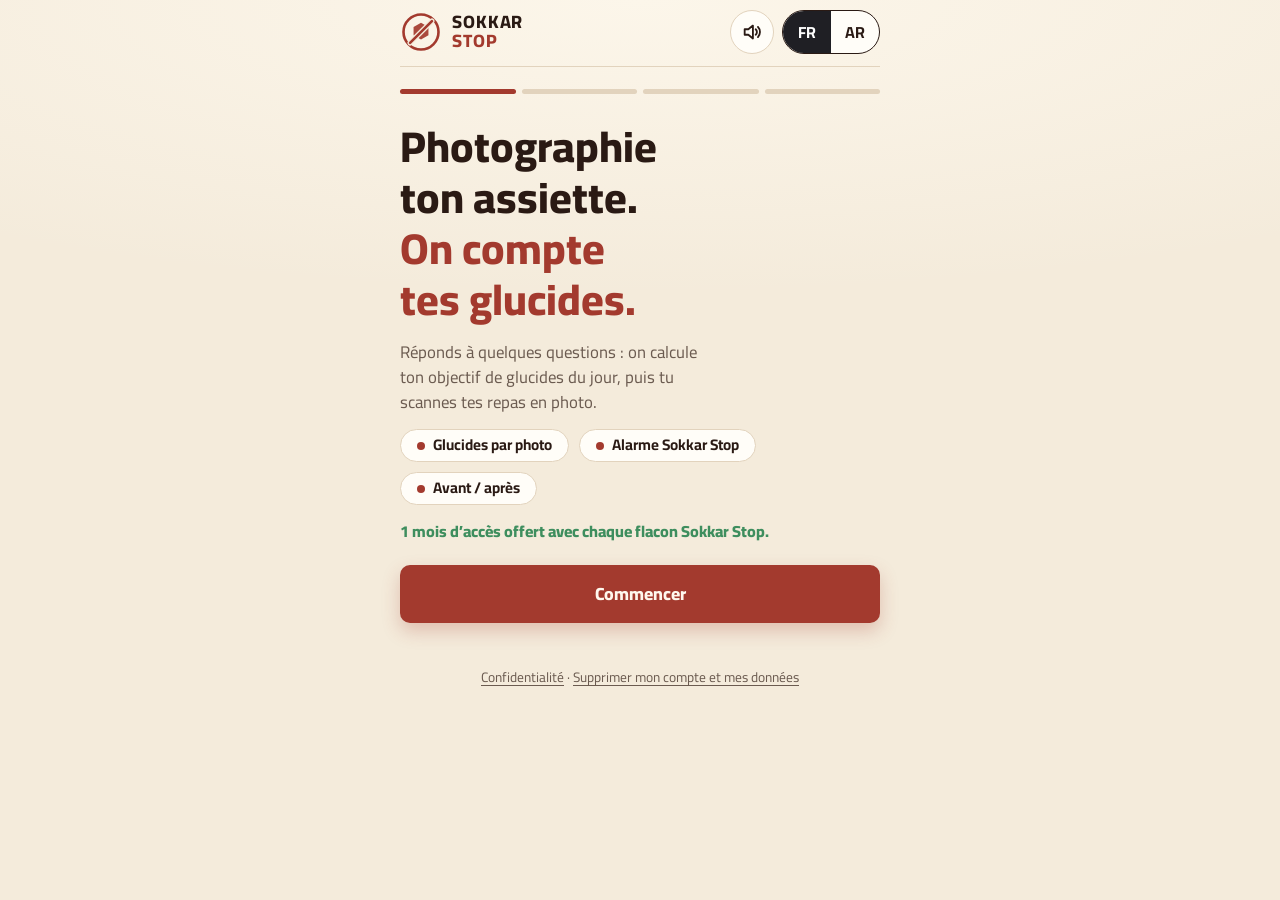
<file: app/index.html>
<!doctype html>
<html lang="fr" dir="ltr">
<head>
<meta charset="utf-8">
<meta name="viewport" content="width=device-width,initial-scale=1,viewport-fit=cover">
<title>Sokkar Stop App</title>
<meta name="theme-color" content="#F4EBDB">
<meta name="apple-mobile-web-app-capable" content="yes">
<meta name="mobile-web-app-capable" content="yes">
<meta name="apple-mobile-web-app-title" content="Sokkar Stop App">
<meta name="apple-mobile-web-app-status-bar-style" content="default">
<link rel="manifest" href="manifest.webmanifest">
<link rel="icon" type="image/png" href="icons/icon-192.png">
<link rel="apple-touch-icon" href="icons/apple-touch-icon.png">
<link rel="preconnect" href="https://fonts.googleapis.com">
<link rel="preconnect" href="https://fonts.gstatic.com" crossorigin>
<link rel="stylesheet" href="https://fonts.googleapis.com/css2?family=Cairo:wght@400;600;700;800&display=swap">
<link rel="stylesheet" href="app.css?v=15">
</head>
<body>
<div class="app">
  <header class="top">
    <div class="brand">
      <svg viewBox="0 0 48 48" aria-hidden="true"><circle cx="24" cy="24" r="20" fill="none" stroke="#A33A2E" stroke-width="3"/><path d="M24 13.5l8.5 4.8v9.4L24 32.5l-8.5-4.8v-9.4z" fill="#A33A2E" opacity=".92"/><path d="M11.5 36.5L36.5 11.5" stroke="#F4EBDB" stroke-width="6" stroke-linecap="round"/><path d="M11.5 36.5L36.5 11.5" stroke="#A33A2E" stroke-width="3" stroke-linecap="round"/></svg>
      <span class="wordmark" dir="ltr"><span>SOKKAR</span><span>STOP</span></span>
    </div>
    <div class="tools">
      <button class="icon-btn" id="soundBtn" data-act="sound" type="button"></button>
      <div class="seg-lang" role="group" aria-label="Langue / اللغة">
        <button type="button" data-act="setlang" data-v="fr" aria-pressed="true">FR</button>
        <button type="button" data-act="setlang" data-v="ar" aria-pressed="false">AR</button>
      </div>
    </div>
  </header>
  <main id="main"></main>
</div>

<nav id="tabbar" class="tabbar" aria-label="Menu" hidden></nav>

<input type="file" id="foodPick" class="pick" accept="image/*">
<input type="file" id="foodCam" class="pick" accept="image/*" capture="environment">
<input type="file" id="bodyPick" class="pick" accept="image/*">
<input type="file" id="bodyCam" class="pick" accept="image/*" capture="environment">

<div id="alarm" class="alarm" role="alertdialog" aria-modal="true" aria-labelledby="alarmTitle" hidden>
  <svg class="stop-sign" viewBox="0 0 100 100" aria-hidden="true"><polygon points="30,3 70,3 97,30 97,70 70,97 30,97 3,70 3,30"/><text x="50" y="58" text-anchor="middle">STOP</text></svg>
  <h2 id="alarmTitle">Sokkar Stop</h2>
  <p id="alarmText"></p>
  <p id="alarmTip" class="alarm-tip"></p>
  <div id="alarmChoices" class="choices"></div>
</div>

<noscript><p style="padding:24px;font-family:sans-serif">Cette appli a besoin de JavaScript.</p></noscript>
<script src="config.js?v=15"></script>
<script src="app.js?v=15"></script>
</body>
</html>
</file>
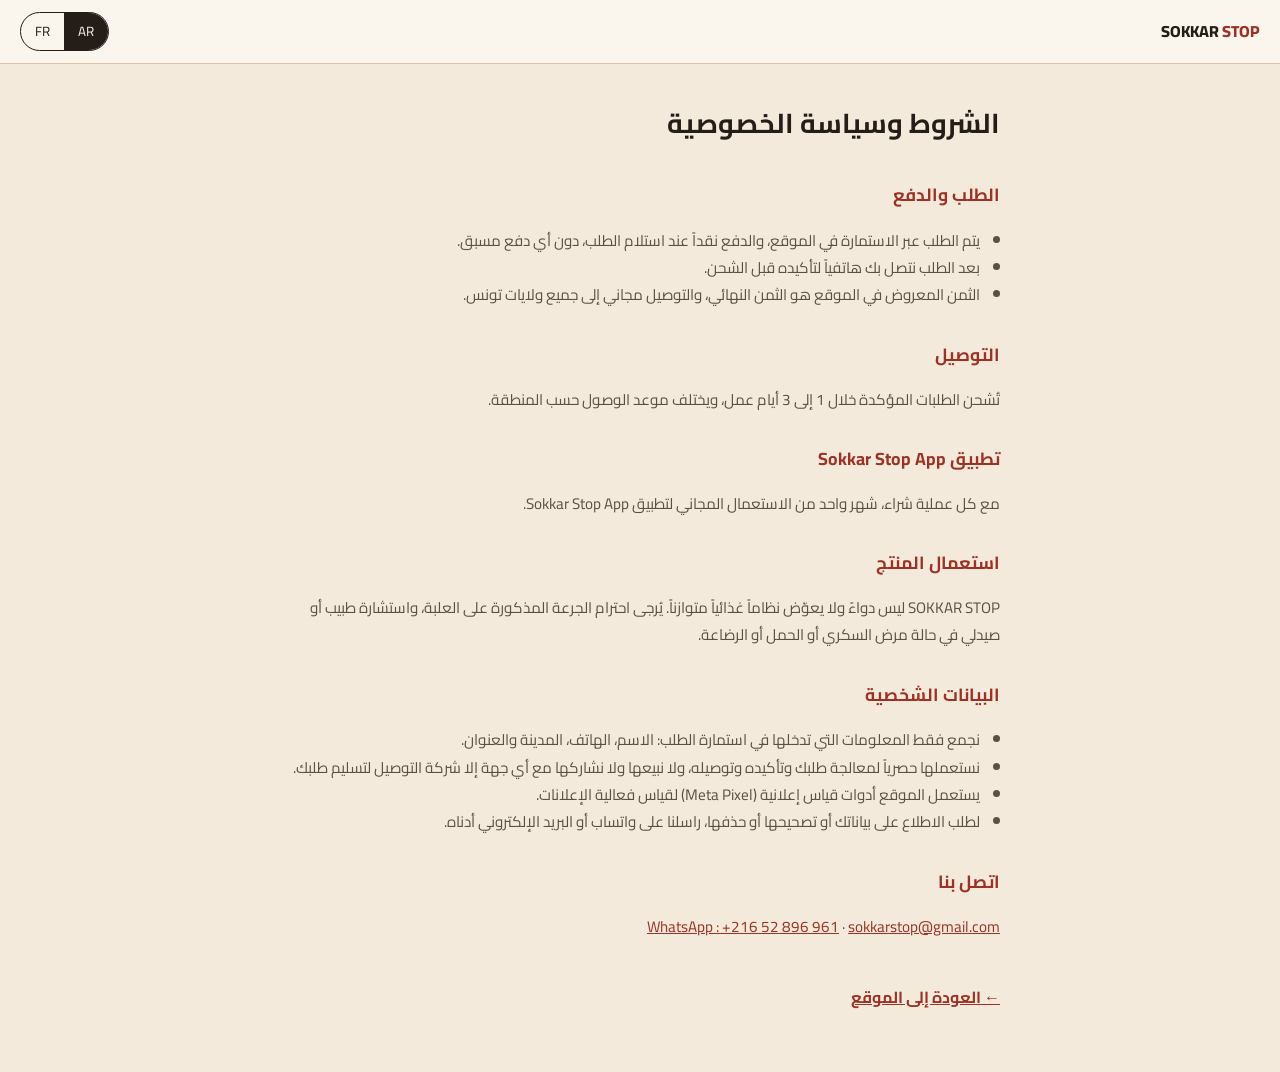
<file: legal.html>
<!DOCTYPE html>
<html lang="ar" dir="rtl">
<head>
<meta charset="UTF-8">
<meta name="viewport" content="width=device-width, initial-scale=1.0">
<title>SOKKAR STOP — الشروط وسياسة الخصوصية | Conditions &amp; confidentialité</title>
<meta name="robots" content="index,follow">
<link href="https://fonts.googleapis.com/css2?family=Cairo:wght@400;600;800&display=swap" rel="stylesheet">
<style>
  :root{--cream:#F3EADB;--soft:#FAF6EE;--ink:#241D18;--ink2:#5C5044;--red:#9C3226;--line:#D9C7A5}
  *{box-sizing:border-box} body{margin:0;font-family:'Cairo',sans-serif;background:var(--cream);color:var(--ink);line-height:1.8}
  header{background:var(--soft);border-bottom:1px solid var(--line);padding:12px 20px;display:flex;justify-content:space-between;align-items:center;gap:12px}
  header a.logo{font-weight:800;text-decoration:none;color:var(--ink)} header a.logo span{color:var(--red)}
  .lang{display:flex;border:1px solid var(--ink);border-radius:20px;overflow:hidden;font-size:.75rem;font-weight:700}
  .lang button{border:0;background:none;padding:6px 14px;font-family:inherit;cursor:pointer;color:var(--ink)} .lang button.active{background:var(--ink);color:var(--soft)}
  main{max-width:760px;margin:0 auto;padding:36px 20px 60px}
  h1{font-size:1.7rem;margin:0 0 8px} h2{font-size:1.1rem;margin:30px 0 6px;color:var(--red)}
  p,li{color:var(--ink2);font-size:.95rem} ul{padding-inline-start:20px}
  a{color:var(--red)} .back{display:inline-block;margin-top:28px;font-weight:700}
  [data-lang="fr"]{display:none} html[dir="ltr"] [data-lang="ar"]{display:none}
  html[dir="ltr"] p[data-lang="fr"],html[dir="ltr"] h1[data-lang="fr"],html[dir="ltr"] h2[data-lang="fr"]{display:block}
  html[dir="ltr"] ul[data-lang="fr"]{display:block} html[dir="ltr"] span[data-lang="fr"],html[dir="ltr"] a[data-lang="fr"]{display:inline}
  html[dir="rtl"] a[data-lang="ar"],html[dir="rtl"] span[data-lang="ar"]{display:inline}
</style>
</head>
<body>
<header>
  <a class="logo" href="./">SOKKAR <span>STOP</span></a>
  <div class="lang"><button type="button" data-set-lang="ar" class="active">AR</button><button type="button" data-set-lang="fr">FR</button></div>
</header>
<main>
  <h1 data-lang="ar">الشروط وسياسة الخصوصية</h1><h1 data-lang="fr">Conditions de vente &amp; confidentialité</h1>

  <h2 data-lang="ar">الطلب والدفع</h2><h2 data-lang="fr">Commande et paiement</h2>
  <ul data-lang="ar">
    <li>يتم الطلب عبر الاستمارة في الموقع، والدفع نقداً عند استلام الطلب، دون أي دفع مسبق.</li>
    <li>بعد الطلب نتصل بك هاتفياً لتأكيده قبل الشحن.</li>
    <li>الثمن المعروض في الموقع هو الثمن النهائي، والتوصيل مجاني إلى جميع ولايات تونس.</li>
  </ul>
  <ul data-lang="fr">
    <li>La commande se fait via le formulaire du site ; le paiement s'effectue en espèces à la réception, sans aucun paiement d'avance.</li>
    <li>Après ta commande, nous t'appelons pour la confirmer avant l'envoi.</li>
    <li>Le prix affiché sur le site est le prix final, et la livraison est gratuite partout en Tunisie.</li>
  </ul>

  <h2 data-lang="ar">التوصيل</h2><h2 data-lang="fr">Livraison</h2>
  <p data-lang="ar">تُشحن الطلبات المؤكدة خلال 1 إلى 3 أيام عمل، ويختلف موعد الوصول حسب المنطقة.</p>
  <p data-lang="fr">Les commandes confirmées sont expédiées sous 1 à 3 jours ouvrés ; le délai d'arrivée varie selon la région.</p>

  <h2 data-lang="ar">تطبيق Sokkar Stop App</h2><h2 data-lang="fr">Application Sokkar Stop App</h2>
  <p data-lang="ar">مع كل عملية شراء، شهر واحد من الاستعمال المجاني لتطبيق Sokkar Stop App.</p>
  <p data-lang="fr">Pour chaque achat, 1 mois d'accès gratuit à l'application Sokkar Stop App.</p>

  <h2 data-lang="ar">استعمال المنتج</h2><h2 data-lang="fr">Utilisation du produit</h2>
  <p data-lang="ar">SOKKAR STOP ليس دواءً ولا يعوّض نظاماً غذائياً متوازناً. يُرجى احترام الجرعة المذكورة على العلبة، واستشارة طبيب أو صيدلي في حالة مرض السكري أو الحمل أو الرضاعة.</p>
  <p data-lang="fr">SOKKAR STOP n'est pas un médicament et ne remplace pas une alimentation équilibrée. Respecte la dose indiquée sur la boîte et demande l'avis d'un médecin ou d'un pharmacien en cas de diabète, de grossesse ou d'allaitement.</p>

  <h2 data-lang="ar">البيانات الشخصية</h2><h2 data-lang="fr">Données personnelles</h2>
  <ul data-lang="ar">
    <li>نجمع فقط المعلومات التي تدخلها في استمارة الطلب: الاسم، الهاتف، المدينة والعنوان.</li>
    <li>نستعملها حصرياً لمعالجة طلبك وتأكيده وتوصيله، ولا نبيعها ولا نشاركها مع أي جهة إلا شركة التوصيل لتسليم طلبك.</li>
    <li>يستعمل الموقع أدوات قياس إعلانية (Meta Pixel) لقياس فعالية الإعلانات.</li>
    <li>لطلب الاطلاع على بياناتك أو تصحيحها أو حذفها، راسلنا على واتساب أو البريد الإلكتروني أدناه.</li>
  </ul>
  <ul data-lang="fr">
    <li>Nous collectons uniquement ce que tu saisis dans le formulaire : nom, téléphone, ville et adresse.</li>
    <li>Ces données servent uniquement à traiter, confirmer et livrer ta commande ; elles ne sont ni vendues ni partagées, hormis avec le transporteur pour la livraison.</li>
    <li>Le site utilise un outil de mesure publicitaire (Meta Pixel) pour évaluer l'efficacité des annonces.</li>
    <li>Pour accéder à tes données, les corriger ou les supprimer, écris-nous sur WhatsApp ou par e-mail ci-dessous.</li>
  </ul>

  <h2 data-lang="ar">اتصل بنا</h2><h2 data-lang="fr">Contact</h2>
  <p><a href="https://wa.me/21652896961" target="_blank" rel="noopener">WhatsApp : +216 52 896 961</a> · <a href="mailto:sokkarstop@gmail.com">sokkarstop@gmail.com</a></p>

  <a class="back" href="./"><span data-lang="ar">← العودة إلى الموقع</span><span data-lang="fr">← Retour au site</span></a>
</main>
<script>
  const h=document.documentElement,b=document.querySelectorAll('[data-set-lang]');
  function setLang(l){h.lang=l;h.dir=l==='ar'?'rtl':'ltr';b.forEach(x=>x.classList.toggle('active',x.dataset.setLang===l));try{localStorage.setItem('ss_lang',l)}catch(e){}}
  b.forEach(x=>x.addEventListener('click',()=>setLang(x.dataset.setLang)));
  try{if(localStorage.getItem('ss_lang')==='fr')setLang('fr')}catch(e){}
</script>
</body>
</html>
</file>
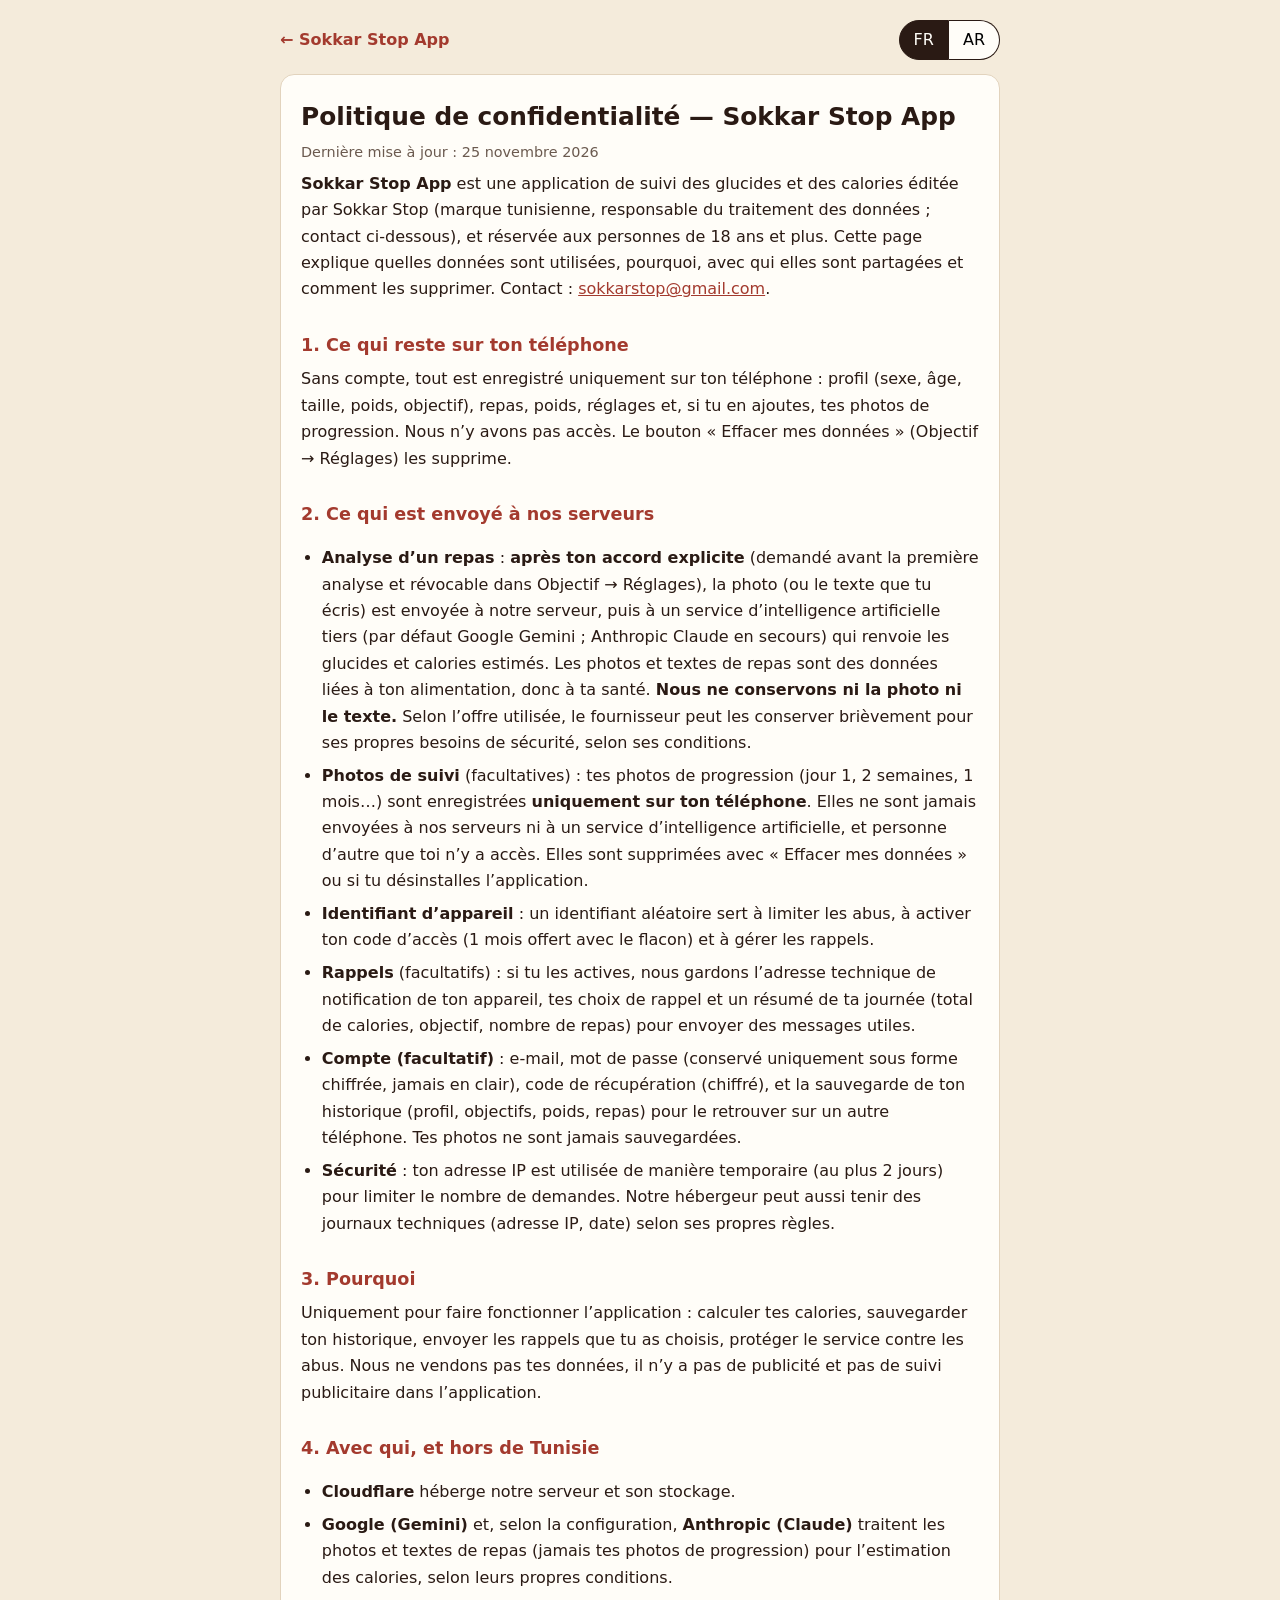
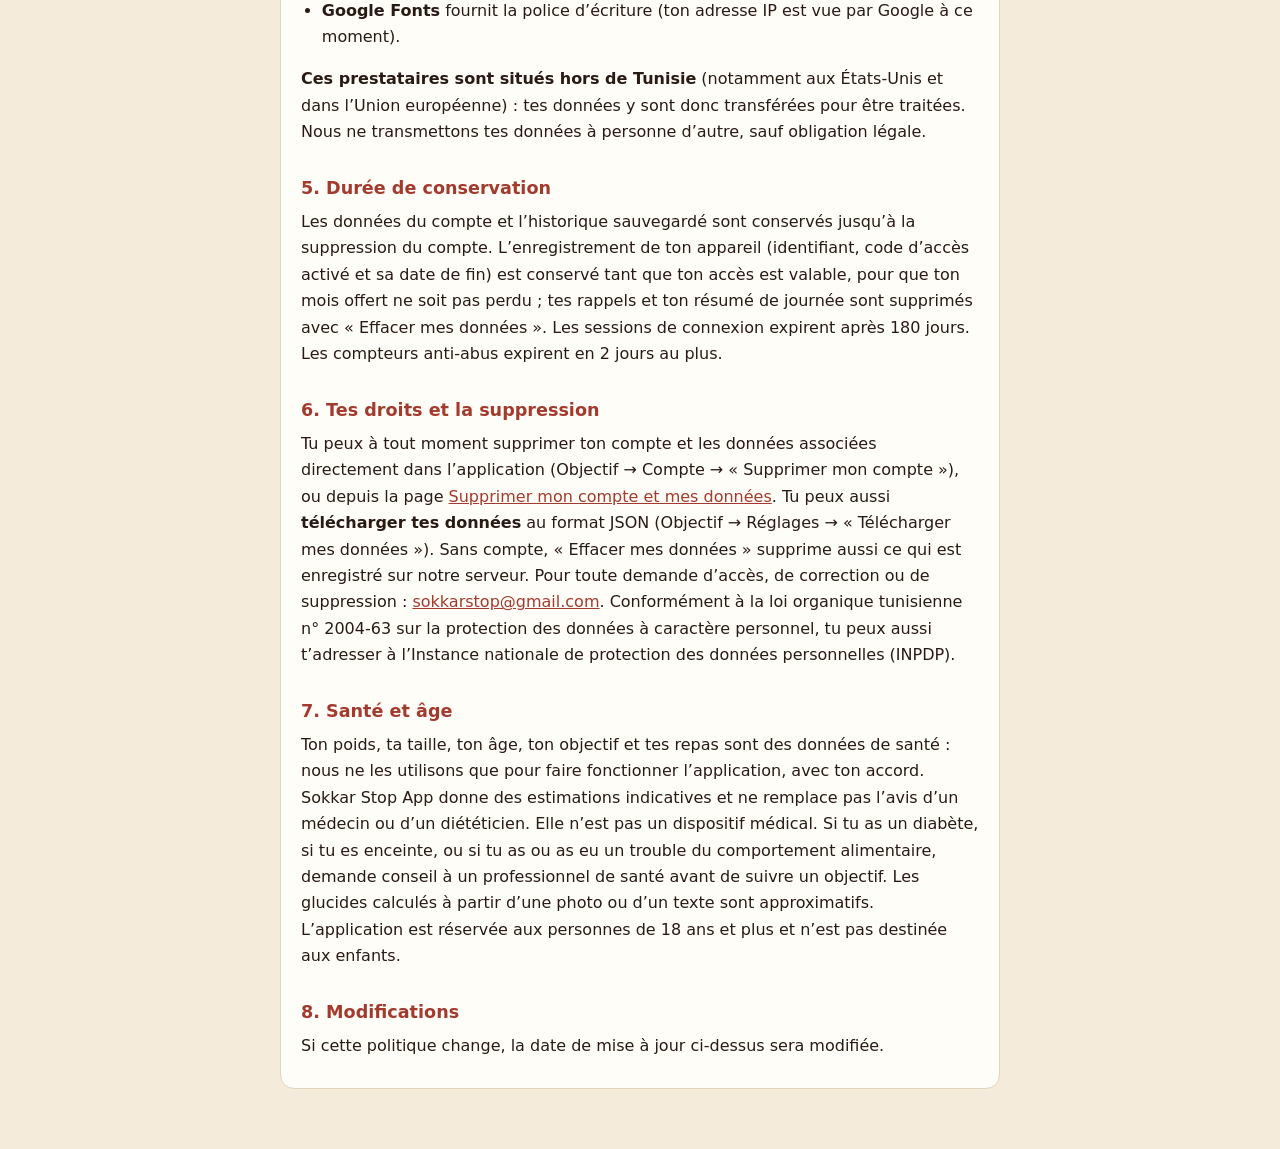
<file: app/confidentialite.html>
<!doctype html>
<html lang="fr" dir="ltr">
<head>
<meta charset="utf-8">
<meta name="viewport" content="width=device-width,initial-scale=1">
<title>Politique de confidentialité — Sokkar Stop App</title>
<meta name="robots" content="index,follow">
<link rel="icon" type="image/png" href="icons/icon-192.png">
<style>
:root{--bg:#F4EBDB;--surface:#FFFDF8;--ink:#2A1A14;--muted:#6B5A4F;--accent:#A33A2E;--line:#E2D3BD;--ok:#2F7A4D}
*{box-sizing:border-box}
body{margin:0;background:var(--bg);color:var(--ink);font:16px/1.65 system-ui,'Segoe UI',Tahoma,sans-serif;padding:20px 16px 60px}
main{max-width:720px;margin:0 auto;background:var(--surface);border:1px solid var(--line);border-radius:14px;padding:22px 20px}
h1{font-size:1.55rem;line-height:1.25;margin:.2em 0 .3em}
h2{font-size:1.1rem;margin:1.6em 0 .3em;color:var(--accent)}
p,li{margin:.4em 0}
ul{padding-inline-start:1.3em}
a{color:var(--accent)}
.top{display:flex;justify-content:space-between;align-items:center;gap:10px;max-width:720px;margin:0 auto 14px}
.top a.back{font-weight:700;text-decoration:none}
.lang button{border:1.5px solid var(--ink);background:var(--surface);padding:6px 14px;font-weight:700;cursor:pointer;font:inherit}
.lang button[aria-pressed="true"]{background:var(--ink);color:var(--surface)}
.lang button:first-child{border-radius:999px 0 0 999px}.lang button:last-child{border-radius:0 999px 999px 0;border-inline-start:0}
.upd{color:var(--muted);font-size:.9rem}
[lang-block]{display:none}
html[data-l="fr"] [lang-block="fr"],html[data-l="ar"] [lang-block="ar"]{display:block}
html[data-l="ar"] body{direction:rtl}
form.del{display:flex;flex-direction:column;gap:10px;margin:14px 0}
form.del input{font:inherit;padding:12px;border:1.5px solid var(--line);border-radius:10px;background:var(--bg)}
form.del button{font:inherit;font-weight:800;padding:13px;border:0;border-radius:10px;background:#C62828;color:#fff;cursor:pointer}
form.del button[disabled]{opacity:.6}
.msg{font-weight:700;margin:.4em 0}.msg.ok{color:var(--ok)}.msg.err{color:#C62828}
</style>
</head>
<body>
<div class="top"><a class="back" href="./">&larr; Sokkar Stop App</a><div class="lang" role="group" aria-label="Langue / اللغة"><button type="button" data-l="fr" aria-pressed="true">FR</button><button type="button" data-l="ar" aria-pressed="false">AR</button></div></div>
<main>
<div lang-block="fr">
<h1>Politique de confidentialité — Sokkar Stop App</h1>
<p class="upd">Dernière mise à jour : 25 novembre 2026</p>
<p><b>Sokkar Stop App</b> est une application de suivi des glucides et des calories éditée par Sokkar Stop (marque tunisienne, responsable du traitement des données ; contact ci-dessous), et réservée aux personnes de 18 ans et plus. Cette page explique quelles données sont utilisées, pourquoi, avec qui elles sont partagées et comment les supprimer. Contact : <a href="mailto:sokkarstop@gmail.com">sokkarstop@gmail.com</a>.</p>

<h2>1. Ce qui reste sur ton téléphone</h2>
<p>Sans compte, tout est enregistré uniquement sur ton téléphone : profil (sexe, âge, taille, poids, objectif), repas, poids, réglages et, si tu en ajoutes, tes photos de progression. Nous n’y avons pas accès. Le bouton « Effacer mes données » (Objectif → Réglages) les supprime.</p>

<h2>2. Ce qui est envoyé à nos serveurs</h2>
<ul>
<li><b>Analyse d’un repas</b> : <b>après ton accord explicite</b> (demandé avant la première analyse et révocable dans Objectif → Réglages), la photo (ou le texte que tu écris) est envoyée à notre serveur, puis à un service d’intelligence artificielle tiers (par défaut Google Gemini ; Anthropic Claude en secours) qui renvoie les glucides et calories estimés. Les photos et textes de repas sont des données liées à ton alimentation, donc à ta santé. <b>Nous ne conservons ni la photo ni le texte.</b> Selon l’offre utilisée, le fournisseur peut les conserver brièvement pour ses propres besoins de sécurité, selon ses conditions.</li>
<li><b>Photos de suivi</b> (facultatives) : tes photos de progression (jour 1, 2 semaines, 1 mois…) sont enregistrées <b>uniquement sur ton téléphone</b>. Elles ne sont jamais envoyées à nos serveurs ni à un service d’intelligence artificielle, et personne d’autre que toi n’y a accès. Elles sont supprimées avec « Effacer mes données » ou si tu désinstalles l’application.</li>
<li><b>Identifiant d’appareil</b> : un identifiant aléatoire sert à limiter les abus, à activer ton code d’accès (1 mois offert avec le flacon) et à gérer les rappels.</li>
<li><b>Rappels</b> (facultatifs) : si tu les actives, nous gardons l’adresse technique de notification de ton appareil, tes choix de rappel et un résumé de ta journée (total de calories, objectif, nombre de repas) pour envoyer des messages utiles.</li>
<li><b>Compte (facultatif)</b> : e-mail, mot de passe (conservé uniquement sous forme chiffrée, jamais en clair), code de récupération (chiffré), et la sauvegarde de ton historique (profil, objectifs, poids, repas) pour le retrouver sur un autre téléphone. Tes photos ne sont jamais sauvegardées.</li>
<li><b>Sécurité</b> : ton adresse IP est utilisée de manière temporaire (au plus 2 jours) pour limiter le nombre de demandes. Notre hébergeur peut aussi tenir des journaux techniques (adresse IP, date) selon ses propres règles.</li>
</ul>

<h2>3. Pourquoi</h2>
<p>Uniquement pour faire fonctionner l’application : calculer tes calories, sauvegarder ton historique, envoyer les rappels que tu as choisis, protéger le service contre les abus. Nous ne vendons pas tes données, il n’y a pas de publicité et pas de suivi publicitaire dans l’application.</p>

<h2>4. Avec qui, et hors de Tunisie</h2>
<ul>
<li><b>Cloudflare</b> héberge notre serveur et son stockage.</li>
<li><b>Google (Gemini)</b> et, selon la configuration, <b>Anthropic (Claude)</b> traitent les photos et textes de repas (jamais tes photos de progression) pour l’estimation des calories, selon leurs propres conditions.</li>
<li><b>Google Fonts</b> fournit la police d’écriture (ton adresse IP est vue par Google à ce moment).</li>
</ul>
<p><b>Ces prestataires sont situés hors de Tunisie</b> (notamment aux États-Unis et dans l’Union européenne) : tes données y sont donc transférées pour être traitées. Nous ne transmettons tes données à personne d’autre, sauf obligation légale.</p>

<h2>5. Durée de conservation</h2>
<p>Les données du compte et l’historique sauvegardé sont conservés jusqu’à la suppression du compte. L’enregistrement de ton appareil (identifiant, code d’accès activé et sa date de fin) est conservé tant que ton accès est valable, pour que ton mois offert ne soit pas perdu ; tes rappels et ton résumé de journée sont supprimés avec « Effacer mes données ». Les sessions de connexion expirent après 180 jours. Les compteurs anti-abus expirent en 2 jours au plus.</p>

<h2>6. Tes droits et la suppression</h2>
<p>Tu peux à tout moment supprimer ton compte et les données associées directement dans l’application (Objectif → Compte → « Supprimer mon compte »), ou depuis la page <a href="suppression-compte.html">Supprimer mon compte et mes données</a>. Tu peux aussi <b>télécharger tes données</b> au format JSON (Objectif → Réglages → « Télécharger mes données »). Sans compte, « Effacer mes données » supprime aussi ce qui est enregistré sur notre serveur. Pour toute demande d’accès, de correction ou de suppression : <a href="mailto:sokkarstop@gmail.com">sokkarstop@gmail.com</a>. Conformément à la loi organique tunisienne n° 2004-63 sur la protection des données à caractère personnel, tu peux aussi t’adresser à l’Instance nationale de protection des données personnelles (INPDP).</p>

<h2>7. Santé et âge</h2>
<p>Ton poids, ta taille, ton âge, ton objectif et tes repas sont des données de santé : nous ne les utilisons que pour faire fonctionner l’application, avec ton accord. Sokkar Stop App donne des estimations indicatives et ne remplace pas l’avis d’un médecin ou d’un diététicien. Elle n’est pas un dispositif médical. Si tu as un diabète, si tu es enceinte, ou si tu as ou as eu un trouble du comportement alimentaire, demande conseil à un professionnel de santé avant de suivre un objectif. Les glucides calculés à partir d’une photo ou d’un texte sont approximatifs. L’application est réservée aux personnes de 18 ans et plus et n’est pas destinée aux enfants.</p>

<h2>8. Modifications</h2>
<p>Si cette politique change, la date de mise à jour ci-dessus sera modifiée.</p>
</div>
<div lang-block="ar">
<h1>سياسة الخصوصية — تطبيق سكر ستوب</h1>
<p class="upd">آخر تحديث: 25 نوفمبر 2026</p>
<p><b>تطبيق سكر ستوب (Sokkar Stop App)</b> تطبيق لمتابعة الكربوهيدرات والسعرات الحرارية من إصدار Sokkar Stop (علامة تونسية، وهي المسؤولة عن معالجة البيانات؛ للتواصل أدناه)، وهو مخصص لمن بلغ 18 سنة فما فوق. توضّح هذه الصفحة البيانات المستعملة ولماذا ومع من تُشارك وكيف تحذفها. للتواصل: <a href="mailto:sokkarstop@gmail.com">sokkarstop@gmail.com</a>.</p>

<h2>1. ما يبقى على هاتفك</h2>
<p>بدون حساب، كل شيء يُحفظ على هاتفك فقط: الملف الشخصي (الجنس والعمر والطول والوزن والهدف) والوجبات والأوزان والإعدادات، وإن أضفتها صور تقدمك. ليس لنا وصول إليها. زر «احذف بياناتي» (الهدف ← الإعدادات) يمسحها.</p>

<h2>2. ما يُرسل إلى خوادمنا</h2>
<ul>
<li><b>تحليل وجبة</b>: <b>بعد موافقتك الصريحة</b> (تُطلب قبل أول تحليل ويمكن سحبها من الهدف ← الإعدادات) تُرسل الصورة (أو النص الذي تكتبه) إلى خادمنا ثم إلى خدمة ذكاء اصطناعي خارجية (افتراضيًا Google Gemini، وAnthropic Claude احتياطيًا) تعيد الكربوهيدرات والسعرات المقدّرة. صور الوجبات ونصوصها بيانات تتعلق بغذائك، أي بصحتك. <b>لا نحتفظ بالصورة ولا بالنص.</b> وقد يحتفظ بها المزوّد مؤقتًا لأغراضه الأمنية حسب شروطه.</li>
<li><b>صور المتابعة</b> (اختيارية): صور تقدمك (اليوم الأول وبعد أسبوعين وبعد شهر…) تُحفظ <b>على هاتفك فقط</b>. لا تُرسل أبداً إلى خوادمنا ولا إلى أي خدمة ذكاء اصطناعي، ولا يطّلع عليها أحد غيرك. تُحذف مع «احذف بياناتي» أو عند حذف التطبيق.</li>
<li><b>معرّف الجهاز</b>: معرّف عشوائي لتقييد الإساءة وتفعيل رمز الاستعمال (شهر مجاني مع القارورة) وإدارة التذكيرات.</li>
<li><b>التذكيرات</b> (اختيارية): إن فعّلتها نحتفظ بعنوان الإشعارات التقني لجهازك واختياراتك وملخص يومك (مجموع السعرات والهدف وعدد الوجبات) لإرسال رسائل مفيدة.</li>
<li><b>الحساب (اختياري)</b>: البريد الإلكتروني وكلمة السر (محفوظة مشفّرة فقط، ولا تُحفظ أبداً بشكل صريح) ورمز الاسترجاع (مشفّر) ونسخة من سجلّك (الملف والأهداف والأوزان والوجبات) لتجده على هاتف آخر. لا تُحفظ صورك أبداً.</li>
<li><b>الأمان</b>: يُستعمل عنوان IP مؤقتاً (يومان كحد أقصى) لتحديد عدد الطلبات. وقد يحتفظ المستضيف أيضًا بسجلات تقنية (عنوان IP والتاريخ) وفق قواعده.</li>
</ul>

<h2>3. لماذا</h2>
<p>فقط لتشغيل التطبيق: حساب السعرات وحفظ سجلّك وإرسال التذكيرات التي اخترتها وحماية الخدمة من الإساءة. لا نبيع بياناتك، ولا توجد إعلانات ولا تتبّع إعلاني في التطبيق.</p>

<h2>4. مع من، وخارج تونس</h2>
<ul>
<li><b>Cloudflare</b> تستضيف خادمنا وتخزينه.</li>
<li><b>Google (Gemini)</b> وحسب الإعداد <b>Anthropic (Claude)</b> تعالجان صور ونصوص الوجبات لتقدير السعرات وفق شروطهما.</li>
<li><b>Google Fonts</b> توفّر الخط (ترى Google عنوان IP الخاص بك عندئذ).</li>
</ul>
<p><b>هذه الجهات موجودة خارج تونس</b> (خصوصًا في الولايات المتحدة والاتحاد الأوروبي)، لذلك تُنقل بياناتك إليها لمعالجتها. لا نشارك بياناتك مع أي جهة أخرى إلا بموجب القانون.</p>

<h2>5. مدة الاحتفاظ</h2>
<p>تُحفظ بيانات الحساب والسجلّ حتى حذف الحساب. يُحفظ تسجيل جهازك (المعرّف ورمز الدخول المفعّل وتاريخ نهايته) ما دام اشتراكك ساريًا حتى لا يضيع شهرك المجاني، أما تذكيراتك وملخص يومك فتُحذف عبر «احذف بياناتي». تنتهي جلسات الدخول بعد 180 يوماً. تنتهي عدّادات مكافحة الإساءة خلال يومين كحد أقصى.</p>

<h2>6. حقوقك والحذف</h2>
<p>يمكنك في أي وقت حذف حسابك والبيانات المرتبطة به مباشرة من التطبيق (الهدف ← الحساب ← «حذف حسابي»)، أو من صفحة <a href="suppression-compte.html">حذف حسابي وبياناتي</a>. يمكنك أيضًا <b>تنزيل بياناتك</b> بصيغة JSON (الهدف ← الإعدادات ← «نزّل بياناتي»). وبدون حساب، يحذف «احذف بياناتي» أيضًا ما هو مسجّل على خادمنا. لأي طلب اطّلاع أو تصحيح أو حذف: <a href="mailto:sokkarstop@gmail.com">sokkarstop@gmail.com</a>. وفقاً للقانون الأساسي التونسي عدد 63 لسنة 2004 المتعلق بحماية المعطيات الشخصية، يمكنك أيضاً التوجه إلى الهيئة الوطنية لحماية المعطيات الشخصية.</p>

<h2>7. الصحة والسن</h2>
<p>وزنك وطولك وعمرك وهدفك ووجباتك بيانات صحية: لا نستعملها إلا لتشغيل التطبيق وبموافقتك. يقدّم التطبيق تقديرات إرشادية ولا يغني عن رأي الطبيب أو أخصائي التغذية، وهو ليس جهازًا طبيًا. إذا كنت مصابًا بالسكري أو كنتِ حاملًا أو كان لديك أو كان لديك سابقًا اضطراب في السلوك الغذائي، فاستشر مختصًا في الصحة قبل اتباع أي هدف. الكربوهيدرات المحسوبة من صورة أو نص تقريبية. التطبيق مخصص لمن بلغ 18 سنة فأكثر وغير موجّه للأطفال.</p>

<h2>8. التعديلات</h2>
<p>إذا تغيّرت هذه السياسة فسيُعدَّل تاريخ التحديث أعلاه.</p>
</div>
</main>
<script>
(function () {
  var h = document.documentElement, btns = document.querySelectorAll('.lang button');
  function set(l) { h.setAttribute('data-l', l); h.lang = l; h.dir = l === 'ar' ? 'rtl' : 'ltr'; btns.forEach(function (b) { b.setAttribute('aria-pressed', String(b.getAttribute('data-l') === l)); }); try { localStorage.setItem('ss_page_lang', l); } catch (e) {} }
  btns.forEach(function (b) { b.addEventListener('click', function () { set(b.getAttribute('data-l')); }); });
  var l = 'fr'; try { l = localStorage.getItem('ss_page_lang') || ((navigator.language || '').indexOf('ar') === 0 ? 'ar' : 'fr'); } catch (e) {}
  set(l === 'ar' ? 'ar' : 'fr');
})();
</script>

</body>
</html>
</file>
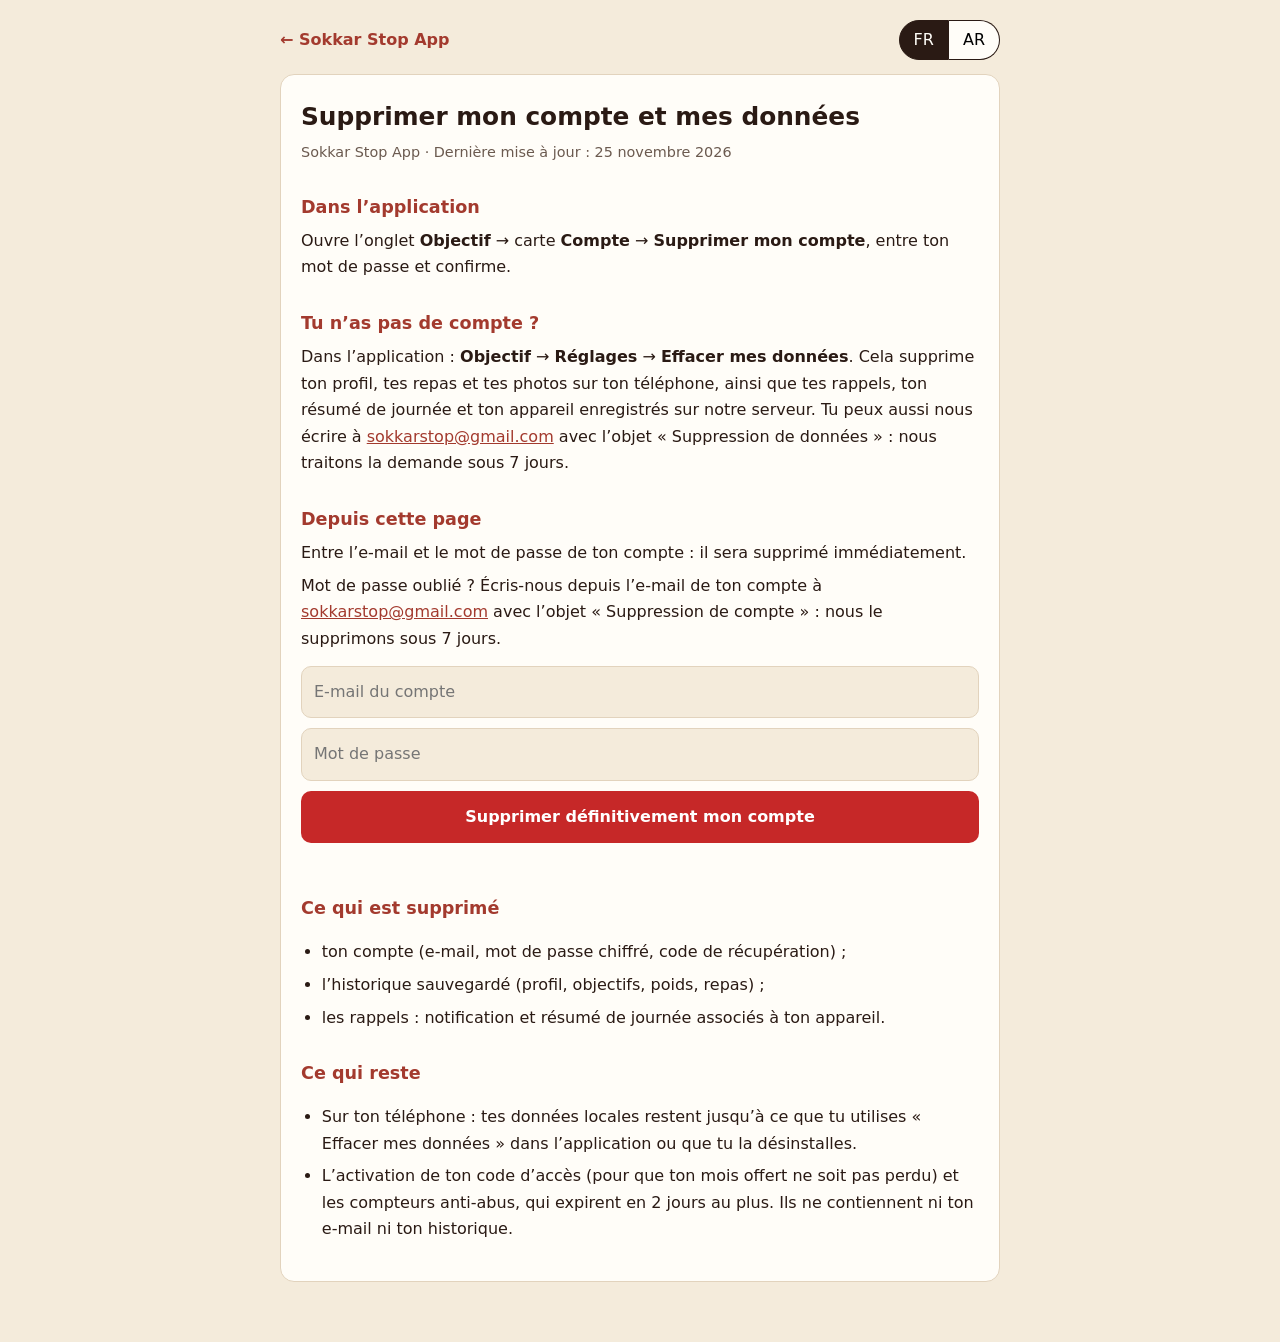
<file: app/suppression-compte.html>
<!doctype html>
<html lang="fr" dir="ltr">
<head>
<meta charset="utf-8">
<meta name="viewport" content="width=device-width,initial-scale=1">
<title>Supprimer mon compte et mes données — Sokkar Stop App</title>
<meta name="robots" content="index,follow">
<link rel="icon" type="image/png" href="icons/icon-192.png">
<style>
:root{--bg:#F4EBDB;--surface:#FFFDF8;--ink:#2A1A14;--muted:#6B5A4F;--accent:#A33A2E;--line:#E2D3BD;--ok:#2F7A4D}
*{box-sizing:border-box}
body{margin:0;background:var(--bg);color:var(--ink);font:16px/1.65 system-ui,'Segoe UI',Tahoma,sans-serif;padding:20px 16px 60px}
main{max-width:720px;margin:0 auto;background:var(--surface);border:1px solid var(--line);border-radius:14px;padding:22px 20px}
h1{font-size:1.55rem;line-height:1.25;margin:.2em 0 .3em}
h2{font-size:1.1rem;margin:1.6em 0 .3em;color:var(--accent)}
p,li{margin:.4em 0}
ul{padding-inline-start:1.3em}
a{color:var(--accent)}
.top{display:flex;justify-content:space-between;align-items:center;gap:10px;max-width:720px;margin:0 auto 14px}
.top a.back{font-weight:700;text-decoration:none}
.lang button{border:1.5px solid var(--ink);background:var(--surface);padding:6px 14px;font-weight:700;cursor:pointer;font:inherit}
.lang button[aria-pressed="true"]{background:var(--ink);color:var(--surface)}
.lang button:first-child{border-radius:999px 0 0 999px}.lang button:last-child{border-radius:0 999px 999px 0;border-inline-start:0}
.upd{color:var(--muted);font-size:.9rem}
[lang-block]{display:none}
html[data-l="fr"] [lang-block="fr"],html[data-l="ar"] [lang-block="ar"]{display:block}
html[data-l="ar"] body{direction:rtl}
form.del{display:flex;flex-direction:column;gap:10px;margin:14px 0}
form.del input{font:inherit;padding:12px;border:1.5px solid var(--line);border-radius:10px;background:var(--bg)}
form.del button{font:inherit;font-weight:800;padding:13px;border:0;border-radius:10px;background:#C62828;color:#fff;cursor:pointer}
form.del button[disabled]{opacity:.6}
.msg{font-weight:700;margin:.4em 0}.msg.ok{color:var(--ok)}.msg.err{color:#C62828}
</style>
</head>
<body>
<div class="top"><a class="back" href="./">&larr; Sokkar Stop App</a><div class="lang" role="group" aria-label="Langue / اللغة"><button type="button" data-l="fr" aria-pressed="true">FR</button><button type="button" data-l="ar" aria-pressed="false">AR</button></div></div>
<main>
<div lang-block="fr">
<h1>Supprimer mon compte et mes données</h1>
<p class="upd">Sokkar Stop App · Dernière mise à jour : 25 novembre 2026</p>
<h2>Dans l’application</h2>
<p>Ouvre l’onglet <b>Objectif</b> → carte <b>Compte</b> → <b>Supprimer mon compte</b>, entre ton mot de passe et confirme.</p>
<h2>Tu n’as pas de compte ?</h2>
<p>Dans l’application : <b>Objectif</b> → <b>Réglages</b> → <b>Effacer mes données</b>. Cela supprime ton profil, tes repas et tes photos sur ton téléphone, ainsi que tes rappels, ton résumé de journée et ton appareil enregistrés sur notre serveur. Tu peux aussi nous écrire à <a href="mailto:sokkarstop@gmail.com">sokkarstop@gmail.com</a> avec l’objet « Suppression de données » : nous traitons la demande sous 7 jours.</p>
<h2>Depuis cette page</h2>
<p>Entre l’e-mail et le mot de passe de ton compte : il sera supprimé immédiatement.</p>
<p>Mot de passe oublié ? Écris-nous depuis l’e-mail de ton compte à <a href="mailto:sokkarstop@gmail.com">sokkarstop@gmail.com</a> avec l’objet « Suppression de compte » : nous le supprimons sous 7 jours.</p>
<form class="del" id="delFormFr" novalidate data-form>
<input id="e1" type="email" autocomplete="email" inputmode="email" placeholder="E-mail du compte" dir="ltr">
<input id="p1" type="password" autocomplete="current-password" placeholder="Mot de passe" dir="ltr">
<button type="submit">Supprimer définitivement mon compte</button>
<p class="msg" role="status" id="m1"></p></form>
<h2>Ce qui est supprimé</h2>
<ul>
<li>ton compte (e-mail, mot de passe chiffré, code de récupération) ;</li>
<li>l’historique sauvegardé (profil, objectifs, poids, repas) ;</li>
<li>les rappels : notification et résumé de journée associés à ton appareil.</li>
</ul>
<h2>Ce qui reste</h2>
<ul>
<li>Sur ton téléphone : tes données locales restent jusqu’à ce que tu utilises « Effacer mes données » dans l’application ou que tu la désinstalles.</li>
<li>L’activation de ton code d’accès (pour que ton mois offert ne soit pas perdu) et les compteurs anti-abus, qui expirent en 2 jours au plus. Ils ne contiennent ni ton e-mail ni ton historique.</li>
</ul>
</div>
<div lang-block="ar">
<h1>حذف حسابي وبياناتي</h1>
<p class="upd">تطبيق سكر ستوب · آخر تحديث: 25 نوفمبر 2026</p>
<h2>من داخل التطبيق</h2>
<p>افتح تبويب <b>الهدف</b> ← بطاقة <b>الحساب</b> ← <b>حذف حسابي</b>، أدخل كلمة السر وأكّد.</p>
<h2>ليس لديك حساب؟</h2>
<p>داخل التطبيق: <b>الهدف</b> ← <b>الإعدادات</b> ← <b>احذف بياناتي</b>. يحذف ذلك ملفك ووجباتك وصورك من هاتفك، وكذلك تذكيراتك وملخص يومك وجهازك المسجّل على خادمنا. يمكنك أيضًا مراسلتنا على <a href="mailto:sokkarstop@gmail.com">sokkarstop@gmail.com</a> بعنوان «حذف بيانات»: نعالج الطلب خلال 7 أيام.</p>
<h2>من هذه الصفحة</h2>
<p>أدخل البريد الإلكتروني وكلمة السر الخاصين بحسابك: سيُحذف فوراً.</p>
<p>نسيت كلمة السر؟ راسلنا من البريد المسجّل في حسابك على <a href="mailto:sokkarstop@gmail.com">sokkarstop@gmail.com</a> بعنوان «حذف حساب»: نحذفه خلال 7 أيام.</p>
<form class="del" id="delFormAr" novalidate data-form>
<input id="e2" type="email" autocomplete="email" inputmode="email" placeholder="البريد الإلكتروني للحساب" dir="ltr">
<input id="p2" type="password" autocomplete="current-password" placeholder="كلمة السر" dir="ltr">
<button type="submit">حذف حسابي نهائياً</button>
<p class="msg" role="status" id="m2"></p></form>
<h2>ما يُحذف</h2>
<ul>
<li>حسابك (البريد وكلمة السر المشفّرة ورمز الاسترجاع)؛</li>
<li>السجلّ المحفوظ (الملف والأهداف والأوزان والوجبات)؛</li>
<li>التذكيرات: الإشعار وملخص اليوم المرتبطان بجهازك.</li>
</ul>
<h2>ما يبقى</h2>
<ul>
<li>على هاتفك: تبقى بياناتك المحلية حتى تستعمل «احذف بياناتي» في التطبيق أو تحذف التطبيق.</li>
<li>تفعيل رمز الاستعمال (حتى لا يضيع شهرك المجاني) وعدّادات مكافحة الإساءة التي تنتهي خلال يومين كحد أقصى. لا تحتوي بريدك ولا سجلّك.</li>
</ul>
</div>
</main>
<script>
(function () {
  var h = document.documentElement, btns = document.querySelectorAll('.lang button');
  function set(l) { h.setAttribute('data-l', l); h.lang = l; h.dir = l === 'ar' ? 'rtl' : 'ltr'; btns.forEach(function (b) { b.setAttribute('aria-pressed', String(b.getAttribute('data-l') === l)); }); try { localStorage.setItem('ss_page_lang', l); } catch (e) {} }
  btns.forEach(function (b) { b.addEventListener('click', function () { set(b.getAttribute('data-l')); }); });
  var l = 'fr'; try { l = localStorage.getItem('ss_page_lang') || ((navigator.language || '').indexOf('ar') === 0 ? 'ar' : 'fr'); } catch (e) {}
  set(l === 'ar' ? 'ar' : 'fr');
})();
</script>
<script src="config.js"></script>
<script>
(function () {
  var API = (window.SS_API || '').replace(/\/?$/, '/');
  var T = { fr: { bad: 'Entre ton e-mail et ton mot de passe.', ok: 'Ton compte a été supprimé.', inv: 'E-mail ou mot de passe incorrect.', rate: 'Trop d’essais. Réessaie plus tard.', err: 'Impossible de joindre le serveur. Réessaie plus tard.', none: 'Service indisponible pour le moment.' },
            ar: { bad: 'أدخل بريدك وكلمة السر.', ok: 'تم حذف حسابك.', inv: 'البريد أو كلمة السر غير صحيحة.', rate: 'محاولات كثيرة. أعد المحاولة لاحقاً.', err: 'تعذّر الاتصال بالخادم. أعد المحاولة لاحقاً.', none: 'الخدمة غير متاحة حالياً.' } };
  function call(body) {
    return fetch(API + 'account', { method: 'POST', headers: { 'Content-Type': 'application/json' }, body: JSON.stringify(body) })
      .then(function (r) { return r.json().catch(function () { return {}; }).then(function (j) { return { ok: r.ok, status: r.status, j: j }; }); });
  }
  document.querySelectorAll('form[data-form]').forEach(function (f) {
    var l = f.id.slice(-2).toLowerCase(), t = T[l], em = f.querySelector('input[type=email]'), pw = f.querySelector('input[type=password]'), msg = f.querySelector('.msg'), btn = f.querySelector('button');
    function say(m, ok) { msg.textContent = m; msg.className = 'msg ' + (ok ? 'ok' : 'err'); }
    f.addEventListener('submit', function (ev) {
      ev.preventDefault();
      var email = em.value.trim().toLowerCase(), pass = pw.value;
      if (!email || pass.length < 8) { say(t.bad); return; }
      if (!window.SS_API) { say(t.none); return; }
      btn.disabled = true; say('…', true);
      call({ action: 'login', email: email, password: pass }).then(function (r) {
        if (!r.ok || !r.j || !r.j.ok) { btn.disabled = false; say(r.status === 429 ? t.rate : (r.status === 401 || r.status === 400 ? t.inv : t.err)); return null; }
        return call({ action: 'delete', token: r.j.token, password: pass }).then(function (d) {
          if (d.ok && d.j && d.j.ok) { em.value = ''; pw.value = ''; say(t.ok, true); } else { btn.disabled = false; say(d.status === 429 ? t.rate : t.err); }
        });
      }).catch(function () { btn.disabled = false; say(t.err); });
    });
  });
})();
</script>
</body>
</html>
</file>
<file: app/app.css>
/* Sokkar Stop : même charte que sokkarstop.site (crème, rouge foncé, pastilles arrondies, Cairo). */
:root{
  color-scheme:light;
  --bg:#F4EBDB; --glow:#FCF6EA; --surface:#FFFDF8;
  --ink:#2A1A14; --muted:#6B5B50;
  --accent:#A33A2E; --accent-deep:#862D24; --accent-ink:#FFF8EE; --accent-tint:#FBE9E3;
  --line:#E2D3BD;
  --ok:#3E8E5E; --warn:#E08A1E; --bad:#C62828;
  --ok-bg:#DDF0E3; --warn-bg:#FCE7C8; --bad-bg:#F8D9D6;
  --carb-bg:#FBE8C8; --carb-fg:#8F5400; --prot-bg:#E1EFDC; --prot-fg:#2A6F47; --fat-bg:#F7DCD3; --fat-fg:#8E2F24;
  --shadow:rgba(120,70,40,.14);
  --alarm-bg:#A02A22; --alarm-ink:#FFF3E4;
}
*{box-sizing:border-box}
html{-webkit-text-size-adjust:100%}
body{
  margin:0;color:var(--ink);background:var(--bg);
  background-image:radial-gradient(120% 55% at 50% 0%,var(--glow) 0%,transparent 72%);background-repeat:no-repeat;
  font-family:'Cairo',system-ui,'Segoe UI',Tahoma,sans-serif;font-size:16px;line-height:1.5;
  padding-top:max(10px,env(safe-area-inset-top,0px));
  padding-bottom:calc(56px + env(safe-area-inset-bottom,0px));
  padding-left:max(16px,env(safe-area-inset-left,0px));
  padding-right:max(16px,env(safe-area-inset-right,0px));
  -webkit-tap-highlight-color:transparent;overflow-x:hidden;
}
button,input{font:inherit;color:inherit}
:focus-visible{outline:3px solid var(--accent);outline-offset:2px}
[hidden]{display:none!important}
.pick{position:fixed;left:-9999px;top:0;width:1px;height:1px;opacity:0}
.app{max-width:480px;margin-inline:auto;display:flex;flex-direction:column;gap:22px}
.view{display:flex;flex-direction:column;gap:22px}

/* en-tête */
.top{display:flex;align-items:center;justify-content:space-between;gap:10px;padding-bottom:12px;border-bottom:1px solid var(--line)}
.brand{display:flex;align-items:center;gap:10px;min-width:0}
.brand svg{width:42px;height:42px;flex:none}
.wordmark{display:flex;flex-direction:column;font-weight:800;font-size:1.12rem;line-height:1.05;letter-spacing:.05em;direction:ltr;text-align:start}
.wordmark span+span{color:var(--accent)}
.tools{display:flex;gap:8px;align-items:center;flex:none}
.icon-btn{min-height:44px;min-width:44px;border:1.5px solid var(--line);background:var(--surface);border-radius:50%;cursor:pointer;display:inline-flex;align-items:center;justify-content:center;padding:0}
.icon-btn svg{width:22px;height:22px}
.seg-lang{display:inline-flex;border:1.5px solid var(--ink);border-radius:999px;overflow:hidden;direction:ltr;background:var(--surface)}
.seg-lang button{min-height:42px;min-width:48px;padding-inline:14px;border:0;background:transparent;font-weight:700;cursor:pointer}
.seg-lang button[aria-pressed="true"]{background:#1F1F24;color:#fff}

/* boutons */
.btn{min-height:50px;padding-inline:22px;border-radius:10px;border:0;font-weight:800;cursor:pointer;background:var(--accent);color:var(--accent-ink);box-shadow:0 8px 18px rgba(163,58,46,.25);display:inline-flex;align-items:center;justify-content:center;text-align:center}
.btn:active{transform:translateY(1px);background:var(--accent-deep)}
.btn[disabled]{opacity:.45;box-shadow:none;cursor:not-allowed}
.btn.big{min-height:58px;width:100%;font-size:1.1rem}
.btn.ghost{background:transparent;color:var(--ink);border:1.5px solid var(--line);box-shadow:none}
.link{background:none;border:0;min-height:44px;color:var(--muted);font-weight:600;cursor:pointer;text-decoration:underline;text-underline-offset:4px;display:flex;align-items:center;justify-content:center;text-align:center;padding:0 8px}
.chips{display:flex;flex-wrap:wrap;gap:8px}
.chip{min-height:44px;min-width:48px;padding-inline:14px;border:1.5px solid var(--line);background:var(--bg);border-radius:999px;font-weight:700;cursor:pointer;font-variant-numeric:tabular-nums;white-space:nowrap}
.chip[aria-pressed="true"]{background:var(--accent);color:var(--accent-ink);border-color:var(--accent)}
.chip.fit{border-color:var(--ok)}
.hint{font-size:.85rem;color:var(--muted);margin:0}
.err{color:var(--bad);font-weight:700;margin:0}
.note{margin:0;color:var(--muted);font-size:.88rem;line-height:1.45}

/* étapes */
.dots{display:flex;gap:6px}
.dots i{flex:1;height:5px;border-radius:3px;background:var(--line)}
.dots i.on{background:var(--accent)}
.hero{position:relative;display:flex;flex-direction:column;gap:14px;padding-top:6px}
.hero>*{position:relative;z-index:1}
.hero .leaf{position:absolute;z-index:0;inset-inline-end:-8px;top:-14px;width:104px;height:auto;opacity:.2;pointer-events:none}
.hero h1{margin:0;font-size:clamp(2rem,9.5vw,2.7rem);line-height:1.18;font-weight:800;text-wrap:balance;max-width:14ch}
.hero h1 em{display:block;font-style:normal;color:var(--accent)}
.lead{margin:0;color:var(--muted);font-size:1.05rem;max-width:34ch}
.pills{list-style:none;margin:0;padding:0;display:flex;flex-wrap:wrap;gap:10px}
.pills li{display:inline-flex;align-items:center;gap:8px;border:1.5px solid var(--line);background:var(--surface);border-radius:999px;padding:4px 16px;font-weight:700;font-size:.95rem}
.pills li::before{content:"";width:8px;height:8px;border-radius:50%;background:var(--accent);flex:none}
.panel{background:var(--surface);border:1px solid var(--line);border-radius:14px;padding:18px;display:flex;flex-direction:column;gap:20px;box-shadow:0 12px 32px var(--shadow)}
.panel h2{margin:0;font-size:1.3rem;font-weight:800}
.group{display:flex;flex-direction:column;gap:8px;min-width:0}
.group>.q{font-weight:700}
.seg{display:grid;grid-template-columns:1fr 1fr;gap:8px}
.stack{display:flex;flex-direction:column;gap:8px}
.opt{position:relative;display:block}
.opt input{position:absolute;inset:0;width:100%;height:100%;margin:0;opacity:0;cursor:pointer}
.opt-body{display:flex;flex-direction:column;justify-content:center;gap:1px;min-height:56px;padding:10px 14px;border:1.5px solid var(--line);background:var(--bg);border-radius:12px}
.opt-body b{font-weight:700}
.opt-body small{color:var(--muted);font-size:.82rem;line-height:1.3}
.opt input:checked+.opt-body{border-color:var(--accent);background:var(--accent-tint);box-shadow:inset 0 0 0 1px var(--accent)}
.opt input:focus-visible+.opt-body{outline:3px solid var(--accent);outline-offset:2px}
.fields{display:grid;grid-template-columns:repeat(3,minmax(0,1fr));gap:10px}
.field label{display:block;font-weight:700;margin-bottom:6px}
.inp{display:flex;align-items:center;gap:6px;min-height:54px;padding-inline:12px;border:1.5px solid var(--line);background:var(--bg);border-radius:12px}
.inp:focus-within{border-color:var(--accent);box-shadow:0 0 0 3px rgba(163,58,46,.2)}
.inp input{flex:1;min-width:0;width:100%;border:0;background:transparent;padding:0;outline:none;font-size:1.25rem;font-weight:700;font-variant-numeric:tabular-nums}
.inp .u{color:var(--muted);font-weight:600;font-size:.85rem}
.res-card{background:var(--surface);border:1px solid var(--line);border-radius:14px;padding:22px 18px;text-align:center;box-shadow:0 12px 32px var(--shadow)}
.res-title{font-weight:700;color:var(--muted)}
.res-num{font-size:clamp(3.4rem,19vw,4.8rem);font-weight:800;color:var(--accent);line-height:1.1;font-variant-numeric:tabular-nums}
.est{margin:0;font-weight:700}
.check{display:flex;gap:12px;align-items:flex-start;font-size:.92rem}
.check input{width:24px;height:24px;flex:none;margin:2px 0 0;accent-color:var(--accent)}
.photo-prev{display:block;width:100%;max-height:340px;object-fit:contain;border-radius:12px;background:var(--bg)}
.upload{display:flex;flex-direction:column;gap:8px}
.upload .snap{min-height:58px;font-size:1.05rem}
.switch-row{display:flex;align-items:center;justify-content:space-between;gap:12px;min-height:48px;border-top:1px solid var(--line)}
.switch-row:first-of-type{border-top:0}
.switch-row span small{display:block;color:var(--muted);font-size:.82rem}
.switch{position:relative;width:52px;height:30px;flex:none}
.switch input{position:absolute;inset:0;width:100%;height:100%;margin:0;opacity:0;cursor:pointer}
.switch i{position:absolute;inset:0;border-radius:999px;background:var(--line);transition:background .2s}
.switch i::after{content:"";position:absolute;top:3px;inset-inline-start:3px;width:24px;height:24px;border-radius:50%;background:#fff;box-shadow:0 1px 4px rgba(0,0,0,.3);transition:inset-inline-start .2s}
.switch input:checked+i{background:var(--ok)}
.switch input:checked+i::after{inset-inline-start:25px}
.switch input:focus-visible+i{outline:3px solid var(--accent);outline-offset:2px}

/* cartes de l'accueil */
.card{background:var(--surface);border:1px solid var(--line);border-radius:14px;padding:16px;display:flex;flex-direction:column;gap:14px;box-shadow:0 10px 28px var(--shadow)}
.card h2{margin:0;font-size:1.1rem;font-weight:800}
.date{margin:0;color:var(--muted);font-weight:700}

/* avant / après */
.ba{position:relative;width:100%;aspect-ratio:3/4;max-height:min(70vh,580px);border-radius:14px;overflow:hidden;background:var(--line);touch-action:pan-y;user-select:none;-webkit-user-select:none;direction:ltr;--pos:50%;box-shadow:0 14px 34px var(--shadow);cursor:ew-resize}
.ba img{position:absolute;inset:0;width:100%;height:100%;object-fit:cover;pointer-events:none;-webkit-user-drag:none}
.ba .before{clip-path:inset(0 calc(100% - var(--pos)) 0 0)}
.ba .line{position:absolute;top:0;bottom:0;left:var(--pos);width:3px;margin-left:-1.5px;background:#fff;box-shadow:0 0 0 1px rgba(0,0,0,.18)}
.ba .knob{position:absolute;top:50%;left:var(--pos);width:46px;height:46px;margin:-23px 0 0 -23px;border-radius:50%;background:#fff;box-shadow:0 4px 14px rgba(0,0,0,.32);display:flex;align-items:center;justify-content:center;color:var(--accent);cursor:ew-resize}
.ba .knob svg{width:26px;height:26px}
.ba .tag{position:absolute;top:12px;padding:3px 12px;border-radius:999px;font-weight:800;font-size:.85rem;background:rgba(42,26,20,.74);color:#fff}
.ba .tag.l{left:12px}
.ba .tag.r{right:12px;background:var(--accent)}
.ba.gen img{filter:blur(2px) brightness(.8)}
.ba.gen .over{position:absolute;inset:0;display:flex;flex-direction:column;align-items:center;justify-content:center;gap:12px;color:#fff;font-weight:800;text-align:center;padding:24px;text-shadow:0 1px 8px rgba(0,0,0,.5)}
.ba.gen .spinner{border-color:rgba(255,255,255,.35);border-top-color:#fff;width:34px;height:34px}
.hero-actions{display:flex;justify-content:center;gap:4px;flex-wrap:wrap}

/* score */
.score-top{display:flex;align-items:flex-end;justify-content:space-between;gap:12px}
.score .lbl{font-weight:700;color:var(--muted)}
.score-num{font-size:3.1rem;font-weight:800;color:var(--accent);line-height:1;font-variant-numeric:tabular-nums}
.score-num small{font-size:1.2rem;margin-inline-start:2px}
.score-meta{text-align:end;font-weight:700;font-size:.92rem;line-height:1.35}
.score-meta span{display:block;color:var(--muted);font-weight:600}
.bar{height:12px;border-radius:999px;background:#EFE3D0;overflow:hidden}
.bar i{display:block;height:100%;border-radius:999px;background:linear-gradient(90deg,var(--warn),var(--ok))}
.weigh{display:flex;gap:8px;align-items:stretch}
.weigh .inp{flex:1;min-width:0}
.weigh .btn{min-height:54px}

/* bannières */
.banner{display:flex;gap:12px;align-items:flex-start;padding:14px;border-radius:12px;border:1.5px solid var(--line);background:var(--surface);font-weight:600}
.banner svg{width:26px;height:26px;flex:none}
.banner p{margin:0}
.banner.enc{background:var(--warn-bg);border-color:#E9B769}
.banner.remind{background:var(--accent-tint);border-color:#E7B9AF}
.banner.info{background:var(--ok-bg);border-color:#A9D3B6}

/* jauge */
.gauge{display:flex;flex-direction:column;align-items:center;gap:12px;text-align:center;--ring:var(--ok)}
.gauge.warn{--ring:var(--warn)}
.gauge.bad{--ring:var(--bad)}
.ring-wrap{position:relative;width:min(70vw,260px);aspect-ratio:1;max-width:100%;border-radius:50%;background:var(--surface);box-shadow:0 16px 40px var(--shadow)}
.ring{width:100%;height:100%;display:block;padding:5%}
.track{fill:none;stroke:#EFE3D0;stroke-width:16}
.prog{fill:none;stroke:var(--ring);stroke-width:16;stroke-linecap:round;transition:stroke-dashoffset .7s ease,stroke .3s}
.ring-center{position:absolute;inset:0;display:flex;flex-direction:column;align-items:center;justify-content:center}
.num{font-size:clamp(2.6rem,14vw,3.7rem);font-weight:800;line-height:1;font-variant-numeric:tabular-nums}
.sub{color:var(--muted);font-weight:600;font-size:.95rem}
.remain{margin:0;font-weight:800;font-size:1.1rem}
.kcal-line{margin:-4px 0 0;color:var(--muted);font-weight:600;font-size:.9rem}
.gauge.bad .remain{color:var(--bad)}
.goal-btn{background:none;border:0;color:var(--accent);font-weight:700;display:inline-flex;align-items:center;gap:8px;min-height:44px;cursor:pointer;text-decoration:underline;text-underline-offset:4px}
.goal-btn svg{width:18px;height:18px}
.goal-panel{width:100%;background:var(--surface);border:1px solid var(--line);border-radius:14px;padding:16px;display:flex;flex-direction:column;gap:12px;text-align:start}
.goal-panel label{font-weight:700}
.goal-row{display:flex;gap:8px}
.goal-row input{flex:1;min-width:0;min-height:50px;border:1.5px solid var(--line);background:var(--bg);border-radius:12px;padding-inline:14px;font-size:1.2rem;font-weight:700;font-variant-numeric:tabular-nums}
.macros{display:grid;grid-template-columns:repeat(3,minmax(0,1fr));gap:10px}
.tile{border-radius:12px;padding:12px 10px;min-width:0}
.tile .lbl{font-weight:700;font-size:.85rem;line-height:1.3}
.tile .val{font-size:1.55rem;font-weight:800;font-variant-numeric:tabular-nums;line-height:1.3}
.tile .val small{font-size:.8rem;font-weight:700;margin-inline-start:2px;opacity:.7}
.tile .sg{font-size:.78rem;font-weight:700;line-height:1.3}
.tile.c{background:var(--carb-bg)} .tile.c .lbl,.tile.c .sg{color:var(--carb-fg)}
.tile.p{background:var(--prot-bg)} .tile.p .lbl{color:var(--prot-fg)}
.tile.f{background:var(--fat-bg)} .tile.f .lbl{color:var(--fat-fg)}

/* photo du repas */
.capture{display:flex;flex-direction:column;gap:6px;align-items:stretch}
.snap{width:100%;min-height:70px;border:0;border-radius:12px;background:var(--accent);color:var(--accent-ink);font-size:1.2rem;font-weight:800;display:flex;align-items:center;justify-content:center;gap:12px;cursor:pointer;box-shadow:0 10px 24px rgba(163,58,46,.3)}
.snap:active{transform:translateY(2px);background:var(--accent-deep)}
.snap svg{width:28px;height:28px;flex:none}
.card-head{display:flex;gap:14px;align-items:center}
.thumb{width:84px;height:84px;border-radius:12px;object-fit:cover;flex:none;background:var(--line)}
.kcal-big{font-size:2rem;font-weight:800;font-variant-numeric:tabular-nums;line-height:1.1;color:var(--accent)}
.kcal-big small{font-size:.95rem;font-weight:700;color:var(--muted);margin-inline-start:4px}
.items{list-style:none;margin:0;padding:0}
.items li{display:flex;justify-content:space-between;gap:12px;padding-block:8px;border-top:1px solid var(--line)}
.items li span:first-child{min-width:0;overflow-wrap:anywhere;font-weight:600}
.items .k{font-variant-numeric:tabular-nums;color:var(--muted);white-space:nowrap}
.mini{display:flex;gap:4px 14px;flex-wrap:wrap;color:var(--muted);font-weight:600;font-size:.9rem}
.mini b{color:var(--ink);font-variant-numeric:tabular-nums}
.portion{display:flex;align-items:center;gap:8px;flex-wrap:wrap}
.portion .t{font-weight:700;width:100%}
.warn-box{background:var(--warn-bg);border:1.5px solid #E9B769;border-radius:12px;padding:12px 14px;display:flex;flex-direction:column;gap:10px}
.warn-box b{font-weight:800}
.actions{display:flex;gap:10px}
.actions .btn:first-child{flex:1}
.spinner{width:22px;height:22px;border-radius:50%;border:3px solid var(--line);border-top-color:var(--accent);animation:spin .9s linear infinite;flex:none}
.status{display:flex;align-items:center;gap:10px;font-weight:700}
@keyframes spin{to{transform:rotate(360deg)}}
.codeform{display:flex;gap:8px}
.codeform .inp{flex:1;min-width:0}
.codeform input{text-transform:uppercase;letter-spacing:.1em;direction:ltr;text-align:center}

/* repas du jour */
.log h2{font-size:1.1rem;font-weight:800;margin:0 0 4px}
.log ul{list-style:none;margin:0;padding:0}
.meal{display:grid;grid-template-columns:auto minmax(0,1fr) auto auto;gap:10px;align-items:center;padding-block:6px;border-top:1px solid var(--line)}
.meal .time{color:var(--muted);font-variant-numeric:tabular-nums;font-size:.9rem}
.meal .nm{overflow-wrap:anywhere;font-weight:600}
.meal .kc{font-weight:800;font-variant-numeric:tabular-nums;white-space:nowrap}
.del{min-width:44px;min-height:44px;border:0;background:none;color:var(--muted);cursor:pointer;font-size:1.5rem;line-height:1}
.ex{font-size:.7rem;font-weight:700;color:var(--accent);border:1px solid var(--accent);border-radius:999px;padding:0 8px;margin-inline-start:8px;white-space:nowrap}
.empty{color:var(--muted);margin:8px 0 0}

/* calendrier */
.cal-head{display:flex;align-items:center;justify-content:space-between;gap:8px}
.cal-head h2{text-transform:capitalize}
.cal-nav{display:flex;gap:6px}
.cal-nav button{min-width:44px;min-height:44px;border:1.5px solid var(--line);background:var(--bg);border-radius:50%;cursor:pointer;display:flex;align-items:center;justify-content:center;padding:0}
.cal-nav button[disabled]{opacity:.35;cursor:default}
.cal-nav svg{width:20px;height:20px}
[dir="rtl"] .cal-nav svg{transform:scaleX(-1)}
.cal-grid{display:grid;grid-template-columns:repeat(7,minmax(0,1fr));gap:6px 2px;text-align:center}
.cal-grid .wd{font-weight:700;color:var(--muted);font-size:.8rem}
.cal-cell{display:flex;flex-direction:column;align-items:center;gap:1px;min-height:50px;border-radius:10px;padding-top:3px}
.cal-cell .d{font-size:.72rem;font-weight:700;color:var(--muted);font-variant-numeric:tabular-nums;line-height:1.2}
.cal-cell svg{width:28px;height:28px}
.cal-cell .dot{width:28px;height:28px;border-radius:50%;border:1.5px dashed var(--line)}
.cal-cell.today{background:var(--accent-tint);box-shadow:inset 0 0 0 1.5px var(--accent)}
.cal-cell.today .d{color:var(--accent)}
.cal-cell.future{opacity:.4}
.legend{display:flex;flex-wrap:wrap;gap:6px 16px;font-size:.82rem;font-weight:600;color:var(--muted)}
.legend span{display:inline-flex;align-items:center;gap:6px}
.legend svg{width:18px;height:18px}
.cal-stats{display:flex;gap:10px;flex-wrap:wrap}
.cal-stats div{flex:1;min-width:120px;background:var(--bg);border-radius:12px;padding:10px 12px;font-weight:700;font-size:.9rem;line-height:1.3}
.cal-stats b{display:block;font-size:1.6rem;color:var(--accent);line-height:1.2;font-variant-numeric:tabular-nums}

/* alarme */
.alarm{position:fixed;inset:0;z-index:50;background:var(--alarm-bg);color:var(--alarm-ink);display:flex;flex-direction:column;align-items:center;justify-content:center;text-align:center;gap:14px;overflow-y:auto;padding:calc(24px + env(safe-area-inset-top,0px)) max(20px,env(safe-area-inset-right,0px)) calc(24px + env(safe-area-inset-bottom,0px)) max(20px,env(safe-area-inset-left,0px))}
.stop-sign{width:min(40vw,150px);height:auto;flex:none;animation:pulse .7s ease-in-out infinite alternate}
.stop-sign polygon{fill:var(--alarm-ink)}
.stop-sign text{fill:var(--alarm-bg);font-family:inherit;font-weight:800;font-size:25px}
.alarm h2{margin:0;font-size:1.9rem;font-weight:800;line-height:1.1}
.alarm p{margin:0;font-size:1.1rem;max-width:32ch;font-weight:600}
.alarm .alarm-tip{font-size:.92rem;opacity:.9;font-weight:600}
.choices{display:flex;flex-direction:column;gap:10px;width:100%;max-width:340px;margin-top:6px}
.choices button{min-height:54px;padding:8px 18px;border-radius:12px;border:2px solid var(--alarm-ink);background:var(--alarm-ink);color:var(--alarm-bg);font-weight:800;font-size:1.02rem;cursor:pointer;line-height:1.25}
.choices button small{display:block;font-weight:600;font-size:.82rem}
.choices button.out{background:transparent;color:var(--alarm-ink)}
@keyframes pulse{from{transform:scale(1)}to{transform:scale(1.08)}}
@media (prefers-reduced-motion: reduce){
  .stop-sign{animation:none}
  .spinner{animation-duration:2.4s}
  .prog{transition:none}
}

/* ---- menu du bas ---- */
body.has-tabs{padding-bottom:calc(112px + env(safe-area-inset-bottom))}
.pane[hidden]{display:none}
.tabbar{position:fixed;left:0;right:0;bottom:0;z-index:20;display:flex;justify-content:center;pointer-events:none}
.tabbar[hidden]{display:none}
.tabbar::before{content:"";position:absolute;left:0;right:0;bottom:0;height:calc(72px + env(safe-area-inset-bottom));background:var(--surface);border-top:1px solid var(--line);box-shadow:0 -6px 24px rgba(60,30,20,.08)}
.tabbar .tab{pointer-events:auto;position:relative;flex:1;max-width:160px;display:flex;flex-direction:column;align-items:center;justify-content:flex-end;gap:3px;height:calc(72px + env(safe-area-inset-bottom));padding:0 4px calc(8px + env(safe-area-inset-bottom));border:0;background:none;color:var(--muted);font:inherit;font-size:.78rem;font-weight:700;cursor:pointer}
.tabbar .tab .ic svg{width:26px;height:26px;display:block}
.tabbar .tab[aria-pressed="true"]{color:var(--accent)}
.tabbar .tab.big{overflow:visible}
.tabbar .tab.big .ic{display:flex;align-items:center;justify-content:center;width:70px;height:70px;margin-top:-34px;border-radius:50%;background:var(--accent);color:var(--accent-ink,#fff);box-shadow:0 8px 20px rgba(163,58,46,.4);border:5px solid var(--bg)}
.tabbar .tab.big .ic svg{width:32px;height:32px}
.tabbar .tab.big[aria-pressed="true"] .ic{background:var(--accent-deep,#8A2F25)}
.tabbar .tab:active .ic{transform:scale(.94)}
.tabbar .tab:focus-visible{outline:3px solid var(--accent);outline-offset:-3px;border-radius:12px}

.ba .ph{position:absolute;inset:0;display:flex;align-items:center;padding:24px;text-align:center;justify-content:center;font-weight:800;color:var(--muted);background:repeating-linear-gradient(135deg,#EADBC3 0 14px,#E2D3BD 14px 28px)}
.ba .after.ph{justify-content:flex-end;padding-inline-end:12%}
.ba .before.ph{justify-content:flex-start;padding-inline-start:12%;background:repeating-linear-gradient(135deg,#E7D6BC 0 14px,#DCCBB1 14px 28px)}
.ba .ph span{max-width:34%;font-size:.95rem}
.card.pad-sm{padding:14px 16px}
.card.pad-sm h2{margin:0 0 4px}
.card.pad-sm .hint{margin:0}
.two-btns{display:grid;grid-template-columns:1fr 1fr;gap:10px}
.two-btns .btn{min-height:50px;font-size:.92rem;padding-inline:10px}
#hero{display:flex;flex-direction:column;gap:16px}

/* compte + historique */
.acc .inp input{font-size:1rem;font-weight:600}
.acc .inp{min-height:50px}
.acc-row{display:flex;gap:8px;flex-wrap:wrap}
.acc-row .btn{flex:1 1 140px;min-height:48px}
#account{display:flex;flex-direction:column;gap:14px}
#settings{display:flex;flex-direction:column;gap:14px}
button.cal-cell{background:none;border:0;font:inherit;color:inherit;cursor:pointer;width:100%}
.cal-cell.has{cursor:pointer}
.cal-cell.sel{box-shadow:inset 0 0 0 1.5px var(--ink)}

/* v9 : édition des aliments, saisie texte / rapide, tendances, compte */
.alt-row{display:grid;grid-template-columns:1fr 1fr;gap:10px;margin-top:6px}
.alt-row .btn{min-height:48px;gap:6px;font-size:.88rem;padding-inline:6px;line-height:1.2}
.alt-row svg{width:20px;height:20px;flex:none}
.alt-row b{font-size:1.3rem;line-height:1}
.inp.area{align-items:stretch;padding-block:8px}
.inp textarea{flex:1;min-width:0;width:100%;border:0;background:transparent;resize:none;outline:none;font:inherit;font-size:1rem;font-weight:600;line-height:1.4;color:inherit}
.thumb.txt{display:flex;align-items:center;justify-content:center;color:var(--accent);background:var(--accent-tint)}
.thumb.txt svg{width:34px;height:34px}
.items li{align-items:center}
.items .row-act{display:inline-flex;gap:2px;flex:none}
.ico-btn{min-width:40px;min-height:40px;border:0;background:none;color:var(--muted);font-size:1.5rem;line-height:1;border-radius:50%;cursor:pointer;display:inline-flex;align-items:center;justify-content:center;padding:0}
.ico-btn svg{width:18px;height:18px}
.ico-btn:active{background:var(--accent-tint);color:var(--accent)}
.items li.edit,.items li.add-row{display:block;padding-block:8px}
.items li.edit form{display:flex;flex-direction:column;gap:10px}
.items li.edit .inp{min-height:48px}
.items li.edit .inp input{font-size:1rem;font-weight:600}
.add-it{min-height:44px;width:100%;color:var(--accent);text-decoration:none;font-weight:800}
.gift{margin:0;font-weight:800;color:var(--ok)}
.legal{margin:0;text-align:center;font-size:.85rem;color:var(--muted)}
.legal a{color:var(--muted);text-underline-offset:3px}
.rec-code{font-family:ui-monospace,Menlo,Consolas,monospace;font-size:1.5rem;font-weight:800;letter-spacing:.08em;text-align:center;padding:14px 8px;border:2px dashed var(--accent);border-radius:12px;background:var(--accent-tint);user-select:all;-webkit-user-select:all}
.link.danger,.btn.danger{color:var(--bad)}
.btn.danger{background:var(--bad);color:#fff;box-shadow:none}
.sec{display:flex;flex-direction:column;gap:10px}
.tr{gap:12px}
.tr-head{display:flex;align-items:center;justify-content:space-between;gap:10px}
.seg-tr{display:inline-flex;border:1.5px solid var(--line);border-radius:999px;overflow:hidden;background:var(--bg)}
.seg-tr button{min-height:40px;padding-inline:14px;border:0;background:none;font-weight:700;cursor:pointer;color:var(--muted)}
.seg-tr button[aria-pressed="true"]{background:var(--ink);color:var(--surface)}
.tr-chart{width:100%;height:auto;display:block}
.tr-key{display:flex;align-items:center;gap:8px}
.tr-key i{display:inline-block;width:22px;border-top:2px dashed var(--ink);opacity:.55;flex:none}
.tr-stats{display:grid;grid-template-columns:repeat(4,1fr);gap:8px;text-align:center}
.tr-stats div{display:flex;flex-direction:column;gap:2px;font-size:.78rem;color:var(--muted);font-weight:600;padding:8px 2px;border-radius:10px;background:var(--bg)}
.tr-stats b{font-size:1.02rem;color:var(--ink);font-variant-numeric:tabular-nums}
.tr-weight{display:flex;flex-direction:column;gap:6px;border-top:1px solid var(--line);padding-top:10px}
.tr-wh{display:flex;justify-content:space-between;gap:8px;font-size:.92rem}
.tr-wh span{color:var(--muted);font-weight:700;font-variant-numeric:tabular-nums}
.tr-weight svg{width:100%;height:auto;display:block}

.med-note{margin-top:14px;font-size:.78rem;line-height:1.45;color:var(--muted)}
button.snap{font-family:inherit;cursor:pointer}

.tips{margin:14px 0;padding:12px 14px;border-radius:12px;background:var(--bg);font-size:.88rem;line-height:1.45}
.tips ul{margin:6px 0 0;padding-inline-start:18px}.tips li{margin:3px 0}
.slots{display:grid;grid-template-columns:repeat(2,1fr);gap:12px;margin:14px 0}
.slot{display:flex;flex-direction:column;gap:6px;padding:10px;border-radius:14px;background:#fff;border:1px solid var(--line,#E7D6C4)}
.slot img,.slot .empty{width:100%;aspect-ratio:3/4;object-fit:cover;border-radius:10px;background:var(--bg)}
.slot .empty{display:flex;align-items:center;justify-content:center;font-size:2rem;color:var(--muted)}
.slot b{font-size:.95rem}.slot small{color:var(--muted);min-height:1.1em}.slot.wait{opacity:.7}
.btn.sm{padding:8px 12px;font-size:.9rem}
.btn.voice{width:100%;min-height:48px;gap:8px;margin-top:6px}
.btn.voice svg{width:20px;height:20px;flex:none}
.btn.voice.on{background:var(--accent);color:var(--accent-ink);border-color:var(--accent)}
</file>
